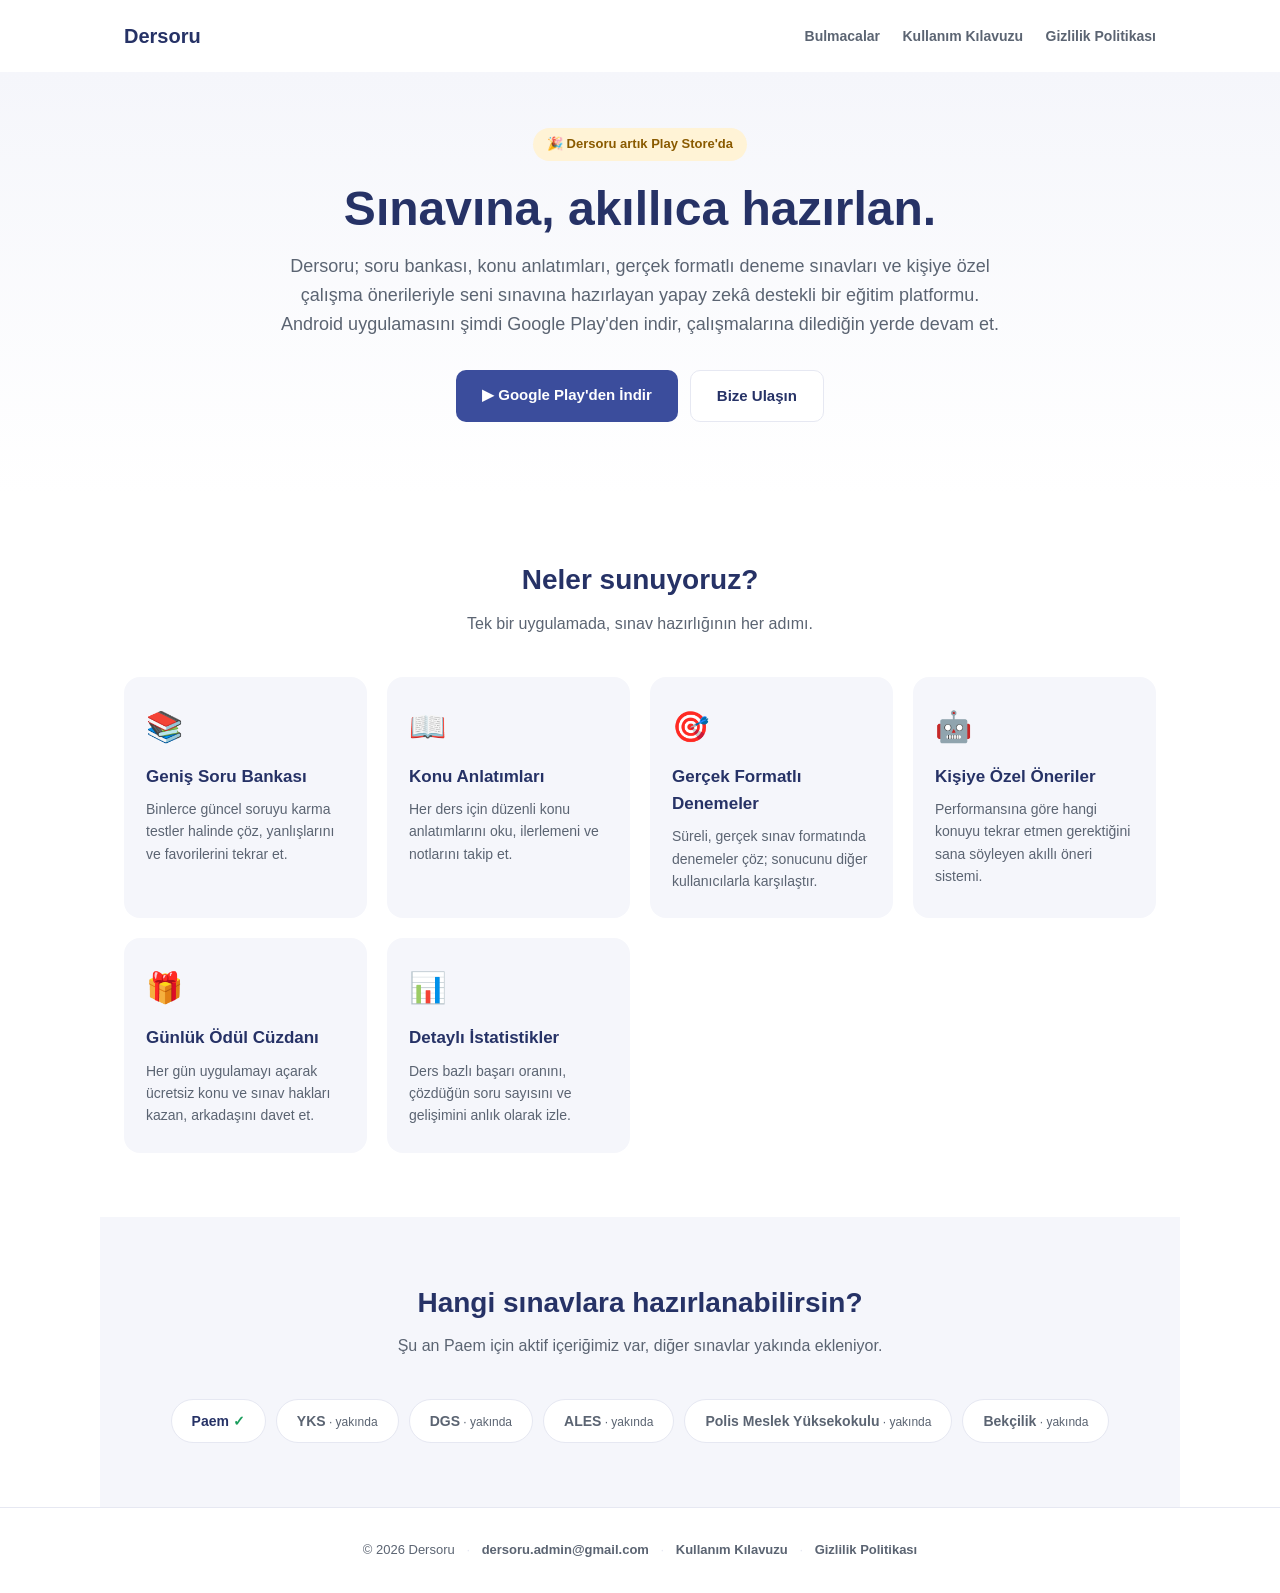
<file: index.html>
<!doctype html>
<html lang="tr">
<head>
<meta charset="utf-8">
<meta name="viewport" content="width=device-width, initial-scale=1">
<title>Dersoru — Yapay Zekâ Destekli Sınav Hazırlık Platformu</title>
<meta name="description" content="Dersoru; soru bankası, konu anlatımları, deneme sınavları ve kişiye özel önerilerle sınavlarına hazırlanmanı sağlayan bir eğitim platformu.">
<style>
  :root {
    --accent: #3b4d9c;
    --accent-dark: #263266;
    --bg-soft: #f5f6fb;
    --text: #1a1a1a;
    --text-secondary: #5b6472;
    --border: #e6e8f2;
  }
  * { box-sizing: border-box; }
  body {
    font-family: -apple-system, BlinkMacSystemFont, "Segoe UI", Roboto, sans-serif;
    margin: 0;
    color: var(--text);
    background: #fff;
    line-height: 1.6;
  }
  a { color: var(--accent); text-decoration: none; }
  a:hover { text-decoration: underline; }

  header {
    display: flex;
    align-items: center;
    justify-content: space-between;
    padding: 20px 24px;
    max-width: 1080px;
    margin: 0 auto;
  }
  .logo { font-size: 20px; font-weight: 800; color: var(--accent-dark); }
  nav a { color: var(--text-secondary); font-size: 14px; font-weight: 600; margin-left: 18px; }

  .hero {
    background: linear-gradient(180deg, var(--bg-soft) 0%, #fff 100%);
    padding: 56px 24px 72px;
    text-align: center;
  }
  .hero-inner { max-width: 720px; margin: 0 auto; }
  .badge {
    display: inline-block;
    background: #fff3d6;
    color: #8a5a00;
    font-size: 13px;
    font-weight: 700;
    padding: 6px 14px;
    border-radius: 999px;
    margin-bottom: 20px;
  }
  h1 {
    font-size: clamp(32px, 5vw, 48px);
    font-weight: 800;
    color: var(--accent-dark);
    margin: 0 0 16px;
    line-height: 1.15;
  }
  .hero p.lead {
    font-size: 18px;
    color: var(--text-secondary);
    margin: 0 0 32px;
  }
  .cta-row { display: flex; gap: 12px; justify-content: center; flex-wrap: wrap; }
  .btn {
    display: inline-block;
    padding: 13px 26px;
    border-radius: 10px;
    font-weight: 700;
    font-size: 15px;
  }
  .btn-primary { background: var(--accent); color: #fff; }
  .btn-primary:hover { background: var(--accent-dark); text-decoration: none; }
  .btn-secondary { background: #fff; color: var(--accent-dark); border: 1.5px solid var(--border); }
  .btn-secondary:hover { border-color: var(--accent); text-decoration: none; }

  section { max-width: 1080px; margin: 0 auto; padding: 64px 24px; }
  .section-title {
    text-align: center;
    font-size: 28px;
    font-weight: 800;
    color: var(--accent-dark);
    margin: 0 0 8px;
  }
  .section-subtitle {
    text-align: center;
    color: var(--text-secondary);
    max-width: 560px;
    margin: 0 auto 40px;
  }

  .features {
    display: grid;
    grid-template-columns: repeat(auto-fit, minmax(230px, 1fr));
    gap: 20px;
  }
  .feature {
    background: var(--bg-soft);
    border-radius: 16px;
    padding: 26px 22px;
  }
  .feature .icon { font-size: 30px; margin-bottom: 12px; }
  .feature h3 { margin: 0 0 8px; font-size: 17px; color: var(--accent-dark); }
  .feature p { margin: 0; font-size: 14px; color: var(--text-secondary); }

  .subjects-section { background: var(--bg-soft); }
  .subject-pills {
    display: flex;
    flex-wrap: wrap;
    gap: 10px;
    justify-content: center;
  }
  .pill {
    background: #fff;
    border: 1.5px solid var(--border);
    border-radius: 999px;
    padding: 10px 20px;
    font-weight: 700;
    font-size: 14px;
    color: var(--accent-dark);
  }
  .pill.live::after { content: " ✓"; color: #1a9d5c; }
  .pill.soon { color: var(--text-secondary); }
  .pill.soon::after { content: " · yakında"; font-weight: 500; font-size: 12px; }

  footer {
    border-top: 1px solid var(--border);
    padding: 32px 24px;
    text-align: center;
    color: var(--text-secondary);
    font-size: 13px;
  }
  footer a { color: var(--text-secondary); font-weight: 600; }
  footer .sep { margin: 0 8px; color: var(--border); }

  @media (prefers-color-scheme: dark) {
    body { background: #0f1117; color: #e8e9f0; }
    :root { --bg-soft: #171a24; --border: #262a38; --text-secondary: #9aa2b5; }
    .btn-secondary { background: #171a24; color: #e8e9f0; }
    .pill { background: #0f1117; color: #e8e9f0; }
    .hero { background: linear-gradient(180deg, #171a24 0%, #0f1117 100%); }
  }
</style>
</head>
<body>

<header>
  <div class="logo">Dersoru</div>
  <nav>
    <a href="/bulmacalar.html">Bulmacalar</a>
    <a href="/kullanim-kilavuzu.html">Kullanım Kılavuzu</a>
    <a href="/privacy-policy.html">Gizlilik Politikası</a>
  </nav>
</header>

<div class="hero">
  <div class="hero-inner">
    <span class="badge">🎉 Dersoru artık Play Store'da</span>
    <h1>Sınavına, akıllıca hazırlan.</h1>
    <p class="lead">
      Dersoru; soru bankası, konu anlatımları, gerçek formatlı deneme sınavları ve
      kişiye özel çalışma önerileriyle seni sınavına hazırlayan yapay zekâ destekli
      bir eğitim platformu. Android uygulamasını şimdi Google Play'den indir,
      çalışmalarına dilediğin yerde devam et.
    </p>
    <div class="cta-row">
      <a class="btn btn-primary" href="https://play.google.com/store/apps/details?id=com.dersoru.app" target="_blank" rel="noopener noreferrer" aria-label="Dersoru uygulamasını Google Play'den indir">▶ Google Play'den İndir</a>
      <a class="btn btn-secondary" href="mailto:dersoru.admin@gmail.com">Bize Ulaşın</a>
    </div>
  </div>
</div>

<section>
  <h2 class="section-title">Neler sunuyoruz?</h2>
  <p class="section-subtitle">Tek bir uygulamada, sınav hazırlığının her adımı.</p>
  <div class="features">
    <div class="feature">
      <div class="icon">📚</div>
      <h3>Geniş Soru Bankası</h3>
      <p>Binlerce güncel soruyu karma testler halinde çöz, yanlışlarını ve favorilerini tekrar et.</p>
    </div>
    <div class="feature">
      <div class="icon">📖</div>
      <h3>Konu Anlatımları</h3>
      <p>Her ders için düzenli konu anlatımlarını oku, ilerlemeni ve notlarını takip et.</p>
    </div>
    <div class="feature">
      <div class="icon">🎯</div>
      <h3>Gerçek Formatlı Denemeler</h3>
      <p>Süreli, gerçek sınav formatında denemeler çöz; sonucunu diğer kullanıcılarla karşılaştır.</p>
    </div>
    <div class="feature">
      <div class="icon">🤖</div>
      <h3>Kişiye Özel Öneriler</h3>
      <p>Performansına göre hangi konuyu tekrar etmen gerektiğini sana söyleyen akıllı öneri sistemi.</p>
    </div>
    <div class="feature">
      <div class="icon">🎁</div>
      <h3>Günlük Ödül Cüzdanı</h3>
      <p>Her gün uygulamayı açarak ücretsiz konu ve sınav hakları kazan, arkadaşını davet et.</p>
    </div>
    <div class="feature">
      <div class="icon">📊</div>
      <h3>Detaylı İstatistikler</h3>
      <p>Ders bazlı başarı oranını, çözdüğün soru sayısını ve gelişimini anlık olarak izle.</p>
    </div>
  </div>
</section>

<section class="subjects-section">
  <h2 class="section-title">Hangi sınavlara hazırlanabilirsin?</h2>
  <p class="section-subtitle">Şu an Paem için aktif içeriğimiz var, diğer sınavlar yakında ekleniyor.</p>
  <div class="subject-pills">
    <span class="pill live">Paem</span>
    <span class="pill soon">YKS</span>
    <span class="pill soon">DGS</span>
    <span class="pill soon">ALES</span>
    <span class="pill soon">Polis Meslek Yüksekokulu</span>
    <span class="pill soon">Bekçilik</span>
  </div>
</section>

<footer>
  <span>© 2026 Dersoru</span>
  <span class="sep">·</span>
  <a href="mailto:dersoru.admin@gmail.com">dersoru.admin@gmail.com</a>
  <span class="sep">·</span>
  <a href="/kullanim-kilavuzu.html">Kullanım Kılavuzu</a>
  <span class="sep">·</span>
  <a href="/privacy-policy.html">Gizlilik Politikası</a>
</footer>

</body>
</html>
</file>
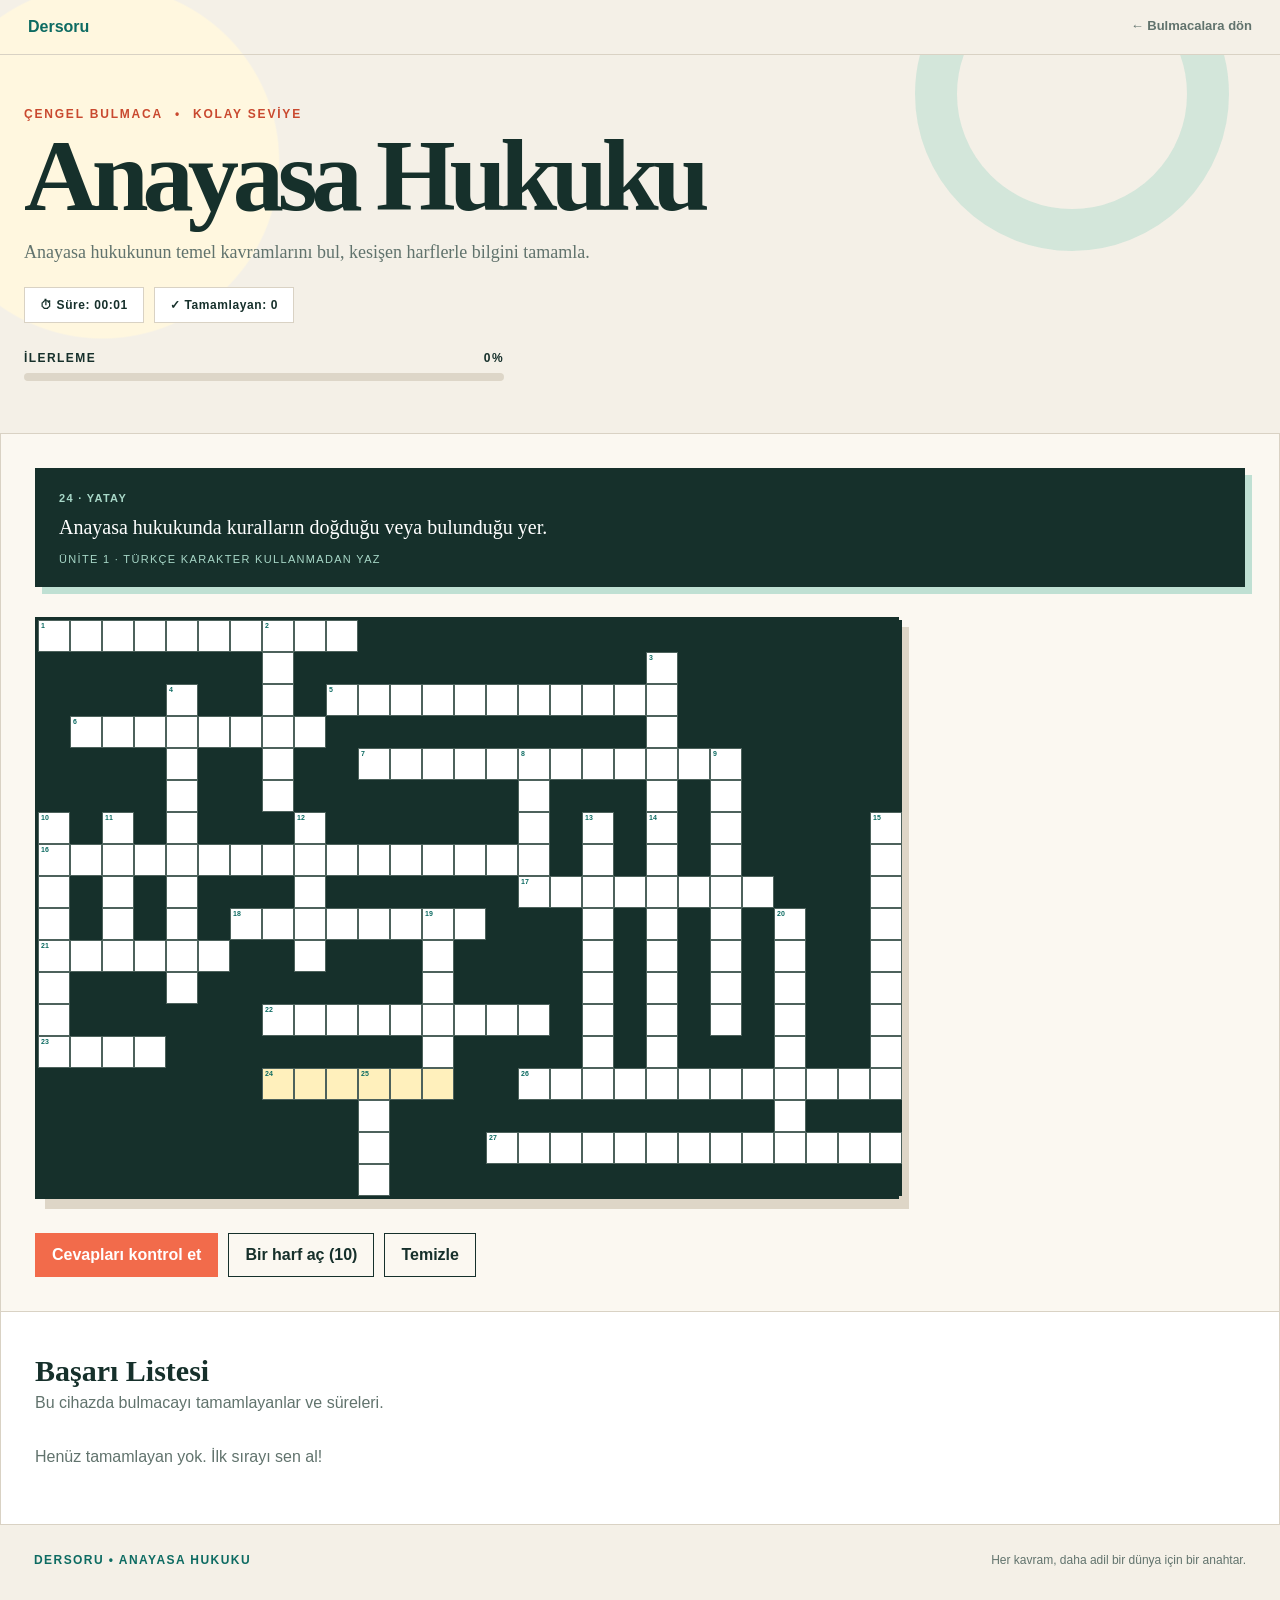
<file: anayasa-hukuku-cengel.html>
<!doctype html>
<html lang="tr"><head><meta charset="utf-8"><meta name="viewport" content="width=device-width,initial-scale=1"><title>Anayasa Hukuku Bulmacası | Dersoru</title><meta name="description" content="Anayasa hukuku temel kavramlarını içeren kolay seviye çengel bulmacası."><meta property="og:image" content="https://dersoru.com/haklarin-izinde-og.png">
<style>
:root{--ink:#16302b;--muted:#61736d;--paper:#f4f0e7;--cream:#fbf8f1;--coral:#f26b4b;--teal:#0d6b62;--mint:#bfe0d3;--line:#d9d2c4}*{box-sizing:border-box}html{background:var(--paper)}body{margin:0;color:var(--ink);background:radial-gradient(circle at 8% 10%,#fff7df 0 11rem,transparent 11.1rem),var(--paper);font-family:Arial,sans-serif}button,input{font:inherit}button{color:inherit}.topbar{max-width:1360px;margin:auto;padding:18px 28px;display:flex;justify-content:space-between;border-bottom:1px solid var(--line)}.topbar a{text-decoration:none;font-weight:900;color:var(--teal)}.topbar .back{font-size:13px;color:var(--muted)}.hero{padding:52px max(24px,calc((100vw - 1280px)/2));border-bottom:1px solid var(--line);position:relative;overflow:hidden}.hero:after{content:"";position:absolute;width:230px;height:230px;border:42px solid var(--mint);border-radius:50%;right:4vw;top:-118px;opacity:.6}.eyebrow{display:flex;gap:12px;color:#c9492f;font-weight:800;font-size:12px;letter-spacing:.15em}h1{margin:10px 0 8px;font:800 clamp(52px,8vw,108px)/.88 Georgia,serif;letter-spacing:-.06em}.subtitle{max-width:630px;color:var(--muted);font:18px/1.55 Georgia,serif}.progress-wrap{max-width:480px;margin-top:28px}.progress-meta{display:flex;justify-content:space-between;font-size:12px;text-transform:uppercase;letter-spacing:.12em;font-weight:800}.progress{margin-top:8px;height:8px;background:#ddd6c8;border-radius:9px;overflow:hidden}.progress span{display:block;height:100%;background:var(--coral);transition:width .25s}.game{display:grid;grid-template-columns:minmax(0,1fr);max-width:1360px;margin:auto;border-inline:1px solid var(--line);background:var(--cream)}.board-panel{min-width:0;padding:34px;border-right:0}.current{min-height:118px;background:var(--ink);color:#fff;padding:20px 24px;margin-bottom:24px;box-shadow:7px 7px 0 var(--mint)}.current b,.current small{color:#a8d8c8;font-size:11px;letter-spacing:.12em;text-transform:uppercase}.current p{margin:8px 0;font:20px/1.35 Georgia,serif}.scroll{overflow-x:auto;padding:6px 0 16px}.board{width:864px;display:grid;grid-template-columns:repeat(27,32px);grid-template-rows:repeat(18,32px);background:var(--ink);border:3px solid var(--ink);box-shadow:10px 10px 0 #ded6c7}.block{background:var(--ink)}.cell{width:32px;height:32px;position:relative;background:#fff;border:1px solid #4d625c}.cell.active{background:#fff0bc}.cell.correct{background:#d7efe0}.cell.wrong{background:#ffd5c9;box-shadow:inset 0 0 0 2px var(--coral)}.cell input{width:100%;height:100%;border:0;outline:0;background:transparent;text-align:center;color:var(--ink);font-weight:900;font-size:17px;padding:5px 0 0}.cell:focus-within{z-index:2;box-shadow:inset 0 0 0 3px var(--coral)}.number{position:absolute;top:1px;left:2px;font-size:7px;font-weight:900;color:var(--teal);pointer-events:none}.actions{display:flex;gap:10px;flex-wrap:wrap;margin-top:18px}.actions button{border:1px solid var(--ink);background:transparent;padding:12px 16px;font-weight:800;cursor:pointer}.actions .primary{background:var(--coral);border-color:var(--coral);color:#fff}.actions button:disabled{opacity:.45;cursor:not-allowed}.message{display:none;margin-top:18px;padding:15px 18px;font-weight:700;border-left:5px solid var(--coral);background:#fff0e8}.clues{display:none;padding:34px;background:#efe9dc}.clues-head{display:flex;justify-content:space-between;align-items:center;border-bottom:2px solid var(--ink);padding-bottom:18px}.clues-head small{font-size:10px;letter-spacing:.18em;font-weight:900;color:#c9492f}.clues-head h2{margin:4px 0 0;font:700 27px/1.1 Georgia,serif}.count{width:48px;height:48px;display:grid;place-items:center;border-radius:50%;background:var(--ink);color:#fff;font-weight:900}.group h3{margin:26px 0 10px;font-size:12px;text-transform:uppercase;letter-spacing:.15em}.clue{width:100%;display:grid;grid-template-columns:28px 1fr;gap:8px;border:0;border-top:1px solid #d4ccbd;padding:12px 8px;text-align:left;background:transparent;cursor:pointer}.clue:hover,.clue.selected{background:#fff}.clue>span{font:700 18px Georgia,serif;color:#c9492f}.clue p{margin:0;line-height:1.35;font-size:14px}.clue small{display:block;margin-top:5px;color:var(--muted);text-transform:uppercase;font-size:9px;letter-spacing:.1em;font-weight:800}.game-stats{display:flex;gap:10px;flex-wrap:wrap;margin-top:20px}.stat-chip{background:#fff;border:1px solid var(--line);padding:10px 15px;font-size:12px;font-weight:900;letter-spacing:.05em}.leaderboard{max-width:1360px;margin:auto;padding:42px 34px;background:#fff;border:1px solid var(--line)}.leaderboard h2{margin:0 0 6px;font:700 30px Georgia,serif}.leaderboard>p{margin:0 0 20px;color:var(--muted)}.records{display:grid;gap:8px}.record{display:grid;grid-template-columns:44px 1fr auto;gap:12px;align-items:center;padding:12px 14px;background:var(--paper)}.record strong:first-child{color:var(--coral)}.empty-record{color:var(--muted);padding:16px 0}.finish-modal{position:fixed;inset:0;z-index:50;display:none;place-items:center;padding:20px;background:rgba(22,48,43,.84)}.finish-modal.show{display:grid}.finish-card{width:min(460px,100%);background:var(--cream);padding:34px;border-radius:18px;text-align:center;box-shadow:0 24px 80px rgba(0,0,0,.3)}.trophy{font-size:76px;line-height:1;animation:pop .5s ease}.finish-card h2{font:800 42px Georgia,serif;margin:14px 0 8px}.finish-time{font-size:22px;font-weight:900;color:var(--teal)}.finish-card label{display:block;text-align:left;margin:22px 0 7px;font-size:12px;font-weight:900}.finish-card input{width:100%;padding:13px;border:1px solid var(--line);font-size:16px}.finish-card button{width:100%;margin-top:12px;padding:13px;border:0;background:var(--coral);color:#fff;font-weight:900;cursor:pointer}@keyframes pop{from{transform:scale(.4) rotate(-12deg);opacity:0}to{transform:scale(1);opacity:1}}footer{max-width:1360px;margin:auto;padding:28px 34px 50px;color:var(--muted);font-size:12px;display:flex;justify-content:space-between}.footer-brand{font-weight:900;letter-spacing:.12em;color:var(--teal)}@media(max-width:980px){.game{grid-template-columns:1fr;border-inline:0}.board-panel{border-right:0;border-bottom:1px solid var(--line)}}@media(max-width:560px){.hero{padding:36px 20px}h1{font-size:56px}.board-panel,.clues{padding:22px 16px}.actions button{flex:1 1 45%}.actions .primary{flex-basis:100%}.topbar{padding-inline:20px}footer{flex-direction:column;gap:8px;padding-inline:20px}}
</style><link rel="stylesheet" href="/crossword-responsive.css"></head><body>
<nav class="topbar"><a href="/">Dersoru</a><a class="back" href="/bulmacalar.html">← Bulmacalara dön</a></nav><header class="hero"><div class="eyebrow"><span>ÇENGEL BULMACA</span><span>•</span><span>KOLAY SEVİYE</span></div><h1>Anayasa Hukuku</h1><p class="subtitle">Anayasa hukukunun temel kavramlarını bul, kesişen harflerle bilgini tamamla.</p><div class="game-stats"><span class="stat-chip">⏱ Süre: <b id="timer">00:00</b></span><span class="stat-chip">✓ Tamamlayan: <b id="solver-count">0</b></span></div><div class="progress-wrap"><div class="progress-meta"><span>İlerleme</span><strong id="percent">0%</strong></div><div class="progress"><span id="bar"></span></div></div></header>
<main class="game"><section class="board-panel"><div class="current"><b id="current-label"></b><p id="current-clue"></p><small id="current-unit"></small></div><div class="scroll"><div class="board" id="board" role="grid"></div></div><div class="actions"><button class="primary" id="check">Cevapları kontrol et</button><button id="hint">Bir harf aç (<span id="hint-count">10</span>)</button><button id="clear">Temizle</button></div><div class="message" id="message"></div></section><aside class="clues"><div class="clues-head"><div><small>İPUÇLARI</small><h2>Anayasa Hukuku</h2></div><span class="count">27</span></div><div id="clue-list"></div></aside></main><section class="leaderboard"><h2>Başarı Listesi</h2><p>Bu cihazda bulmacayı tamamlayanlar ve süreleri.</p><div class="records" id="records-list"></div></section><div class="finish-modal" id="finish-modal" role="dialog" aria-modal="true" aria-labelledby="finish-title"><div class="finish-card"><div class="trophy">🏆</div><h2 id="finish-title">Tebrikler!</h2><p>Bulmacayı başarıyla tamamladın.</p><div class="finish-time">Süren: <span id="final-time">00:00</span></div><form id="finish-form"><label for="player-name">Adını yaz</label><input id="player-name" maxlength="30" required autocomplete="name" placeholder="Adınız"><button type="submit">Listeye kaydet</button></form></div></div><footer><span class="footer-brand">DERSORU • ANAYASA HUKUKU</span><span>Her kavram, daha adil bir dünya için bir anahtar.</span></footer>
<script>
const entries=[
['KAYNAK',14,7,'across',1,'Anayasa hukukunda kuralların doğduğu veya bulunduğu yer.'],
['NORM',14,10,'down',2,'Uyulması gereken hukuk kuralı.'],
['ANAYASACILIK',4,10,'across',3,'Devlet iktidarını hukukla sınırlandırma düşüncesi.'],
['REFERANDUM',2,4,'down',4,'Bir anayasa değişikliğinin halkın oyuna sunulması.'],
['ÜSTÜNLÜK',9,23,'down',5,'Anayasanın diğer hukuk kurallarından daha üstte olması ilkesi.'],
['EGEMENLİK',6,19,'down',6,'Devletin ülke üzerindeki en üstün kamu gücü.'],
['KUVVETLER',4,21,'down',7,'Yasama, yürütme ve yargı için kullanılan ortak ifade.'],
['DEMOKRASİ',6,26,'down',8,'Siyasal iktidarın kaynağını halka bağlayan yönetim anlayışı.'],
['SEÇİM',4,15,'down',9,'Halkın yöneticilerini oyla belirlediği demokratik yöntem.'],
['PARTİ',6,2,'down',10,'Siyasal iktidara demokratik yollarla katılmayı amaçlayan örgüt.'],
['BAŞKANLIK',6,17,'down',11,'Yürütmenin halk tarafından seçilen başkana ait olduğu hükûmet sistemi.'],
['YASAMA',0,7,'down',12,'Genel ve soyut hukuk kuralları koyan devlet işlevi.'],
['HUKUKDEVLETİ',14,15,'across',13,'Devletin de hukuk kurallarıyla bağlı olduğu ilke.'],
['TEMELHAK',3,1,'across',14,'Anayasa tarafından güvence altına alınan önemli hak.'],
['MEŞVERET',8,15,'across',15,'Osmanlı yönetim geleneğinde danışma anlamına gelen kavram.'],
['TANZİMAT',6,0,'down',16,'1839 yılında ilan edilen ve hukukileşmeyi güçlendiren ferman.'],
['KANUNİESASİ',2,9,'across',17,'1876 tarihli ilk Osmanlı anayasası.'],
['MİLLİEGEMENLİK',1,19,'down',18,'Egemenliğin millete ait olduğunu belirten ilke.'],
['ANAYASAMAHKEMESİ',7,0,'across',19,'Kanunların Anayasaya uygunluğunu denetleyen yüksek mahkeme.'],
['CUMHURİYET',0,0,'across',20,'Devlet başkanlığının veraset yoluyla geçmediği yönetim biçimi.'],
['ÖZGÜRLÜK',9,6,'across',21,'Kişinin anayasal sınırlar içinde serbestçe davranabilmesi.'],
['SOSYALHAK',12,7,'across',22,'Çalışma, sağlık ve sosyal güvenlik gibi hakların ortak adı.'],
['ÜYELİK',9,12,'down',23,'Bir siyasi partiye katılma durumunu anlatan kavram.'],
['TBMM',13,0,'across',24,'Türkiye’nin yasama organının kısa adı.'],
['CUMHURBAŞKANI',16,14,'across',25,'1982 Anayasası düzeninde yürütme yetkisini kullanan makam.'],
['YARGI',6,8,'down',26,'Hukuki uyuşmazlıkları bağımsız mahkemelerle çözen devlet işlevi.'],
['İKİTUR',10,0,'across',27,'Cumhurbaşkanı seçiminde gerekirse uygulanan oylama biçimi.']
].map(([answer,row,col,direction,unit,clue])=>({answer,row,col,direction,unit,clue}));
const gameKey=location.pathname.includes('anayasa-hukuku')?'anayasa-hukuku':'insan-haklari',recordsKey=`dersoru-${gameKey}-records`;let startedAt=Date.now(),elapsed=0,finished=false;const formatTime=s=>`${String(Math.floor(s/60)).padStart(2,'0')}:${String(s%60).padStart(2,'0')}`;function getRecords(){try{return JSON.parse(localStorage.getItem(recordsKey)||'[]')}catch{return[]}}function renderRecords(){const data=getRecords().sort((a,b)=>a.time-b.time),box=document.getElementById('records-list');box.textContent='';document.getElementById('solver-count').textContent=new Set(data.map(r=>r.name.toLocaleLowerCase('tr-TR'))).size;if(!data.length){const e=document.createElement('div');e.className='empty-record';e.textContent='Henüz tamamlayan yok. İlk sırayı sen al!';box.append(e);return}data.slice(0,20).forEach((r,i)=>{const row=document.createElement('div');row.className='record';const rank=document.createElement('strong'),name=document.createElement('span'),time=document.createElement('strong');rank.textContent=`#${i+1}`;name.textContent=r.name;time.textContent=formatTime(r.time);row.append(rank,name,time);box.append(row)})}const timerLoop=setInterval(()=>{if(finished)return;elapsed=Math.floor((Date.now()-startedAt)/1000);document.getElementById('timer').textContent=formatTime(elapsed)},1000);function showFinish(){if(finished)return;finished=true;elapsed=Math.floor((Date.now()-startedAt)/1000);clearInterval(timerLoop);document.getElementById('timer').textContent=formatTime(elapsed);document.getElementById('final-time').textContent=formatTime(elapsed);document.getElementById('finish-modal').classList.add('show');setTimeout(()=>document.getElementById('player-name').focus(),100)}document.getElementById('finish-form').onsubmit=e=>{e.preventDefault();const input=document.getElementById('player-name'),name=input.value.trim();if(!name)return;const data=getRecords();data.push({name,time:elapsed,date:new Date().toISOString()});data.sort((a,b)=>a.time-b.time);localStorage.setItem(recordsKey,JSON.stringify(data.slice(0,50)));renderRecords();document.getElementById('finish-modal').classList.remove('show');const m=document.getElementById('message');m.style.display='block';m.textContent=`Tebrikler ${name}! Süren ${formatTime(elapsed)} olarak kaydedildi.`};renderRecords();const cells=new Map(),starts=new Map(),values={};let active=0,checked=false,hints=Math.max(0,Math.min(10,Number(localStorage.getItem('dersoru-anayasa-hukuku-hints')??10)));entries.forEach((e,ei)=>[...e.answer].forEach((letter,i)=>{const r=e.row+(e.direction==='down'?i:0),c=e.col+(e.direction==='across'?i:0),k=`${r}-${c}`,cell=cells.get(k)||{letter,entries:[]};cell.entries.push(ei);cells.set(k,cell)}));[...new Set(entries.map(e=>`${e.row}-${e.col}`))].sort((a,b)=>{const A=a.split('-').map(Number),B=b.split('-').map(Number);return A[0]-B[0]||A[1]-B[1]}).forEach((k,i)=>starts.set(k,i+1));const keysFor=e=>[...e.answer].map((_,i)=>`${e.row+(e.direction==='down'?i:0)}-${e.col+(e.direction==='across'?i:0)}`);const norm=v=>v.toLocaleUpperCase('tr-TR').replace(/[^A-ZÇĞİÖŞÜ]/g,'');
function select(i,focus=true){active=i;document.querySelectorAll('.clue').forEach(b=>b.classList.toggle('selected',+b.dataset.i===i));paint();if(focus){const ks=keysFor(entries[i]),k=ks.find(x=>!values[x])||ks[0];setTimeout(()=>document.querySelector(`[data-key="${k}"] input`)?.focus())}}function paint(){const e=entries[active],activeKeys=new Set(keysFor(e));document.querySelectorAll('.cell').forEach(el=>{const k=el.dataset.key,cell=cells.get(k),v=values[k]||'';el.classList.toggle('active',activeKeys.has(k));el.classList.toggle('correct',checked&&v===cell.letter);el.classList.toggle('wrong',checked&&v&&v!==cell.letter)});document.getElementById('current-label').textContent=`${starts.get(`${e.row}-${e.col}`)} · ${e.direction==='across'?'Yatay':'Dikey'}`;document.getElementById('current-clue').textContent=e.clue;document.getElementById('current-unit').textContent=`Ünite ${e.unit} · Türkçe karakter kullanmadan yaz`;const done=[...cells].filter(([k,c])=>values[k]===c.letter).length,p=Math.round(done/cells.size*100);percent.textContent=p+'%';bar.style.width=p+'%'}
const board=document.getElementById('board');for(let i=0;i<486;i++){const r=Math.floor(i/27),c=i%27,k=`${r}-${c}`,cell=cells.get(k);if(!cell){const x=document.createElement('span');x.className='block';board.append(x);continue}const label=document.createElement('label');label.className='cell';label.dataset.key=k;if(starts.has(k)){const n=document.createElement('span');n.className='number';n.textContent=starts.get(k);label.append(n)}const input=document.createElement('input');input.maxLength=1;input.autocomplete='off';input.onfocus=()=>{if(!cell.entries.includes(active))select(cell.entries[0],false)};input.onclick=()=>{if(cell.entries.length>1&&cell.entries.includes(active))select(cell.entries.find(x=>x!==active),false)};input.oninput=ev=>{const v=norm(ev.target.value).slice(-1);ev.target.value=v;values[k]=v;checked=false;paint();if(v){const ks=keysFor(entries[active]),next=ks[ks.indexOf(k)+1];if(next)document.querySelector(`[data-key="${next}"] input`)?.focus()}};label.append(input);board.append(label)}const list=document.getElementById('clue-list');['across','down'].forEach(dir=>{const group=document.createElement('div');group.className='group';group.innerHTML=`<h3>${dir==='across'?'Yatay':'Dikey'}</h3>`;entries.forEach((e,i)=>{if(e.direction!==dir)return;const b=document.createElement('button');b.className='clue';b.dataset.i=i;b.innerHTML=`<span>${starts.get(`${e.row}-${e.col}`)}</span><p>${e.clue}<small>Ünite ${e.unit}</small></p>`;b.onclick=()=>select(i);group.append(b)});list.append(group)});
check.onclick=()=>{checked=true;paint();const m=message,p=percent.textContent;m.style.display='block';m.textContent=p==='100%'?'Tebrikler! Bulmacayı tamamladın.':'Turuncu kutuları yeniden düşün. Doğru harfler yeşille işaretlendi.';if(p==='100%')showFinish()};hint.onclick=()=>{if(hints<=0)return;const k=keysFor(entries[active]).find(x=>values[x]!==cells.get(x).letter);if(!k)return;hints--;localStorage.setItem('dersoru-anayasa-hukuku-hints',hints);document.getElementById('hint-count').textContent=hints;hint.disabled=hints===0;values[k]=cells.get(k).letter;const input=document.querySelector(`[data-key="${k}"] input`);input.value=values[k];checked=false;paint();input.focus()};document.getElementById('hint-count').textContent=hints;hint.disabled=hints===0;clear.onclick=()=>{Object.keys(values).forEach(k=>delete values[k]);document.querySelectorAll('.cell input').forEach(i=>i.value='');checked=false;message.style.display='none';paint()};select(0,false);
</script></body></html>
</file>
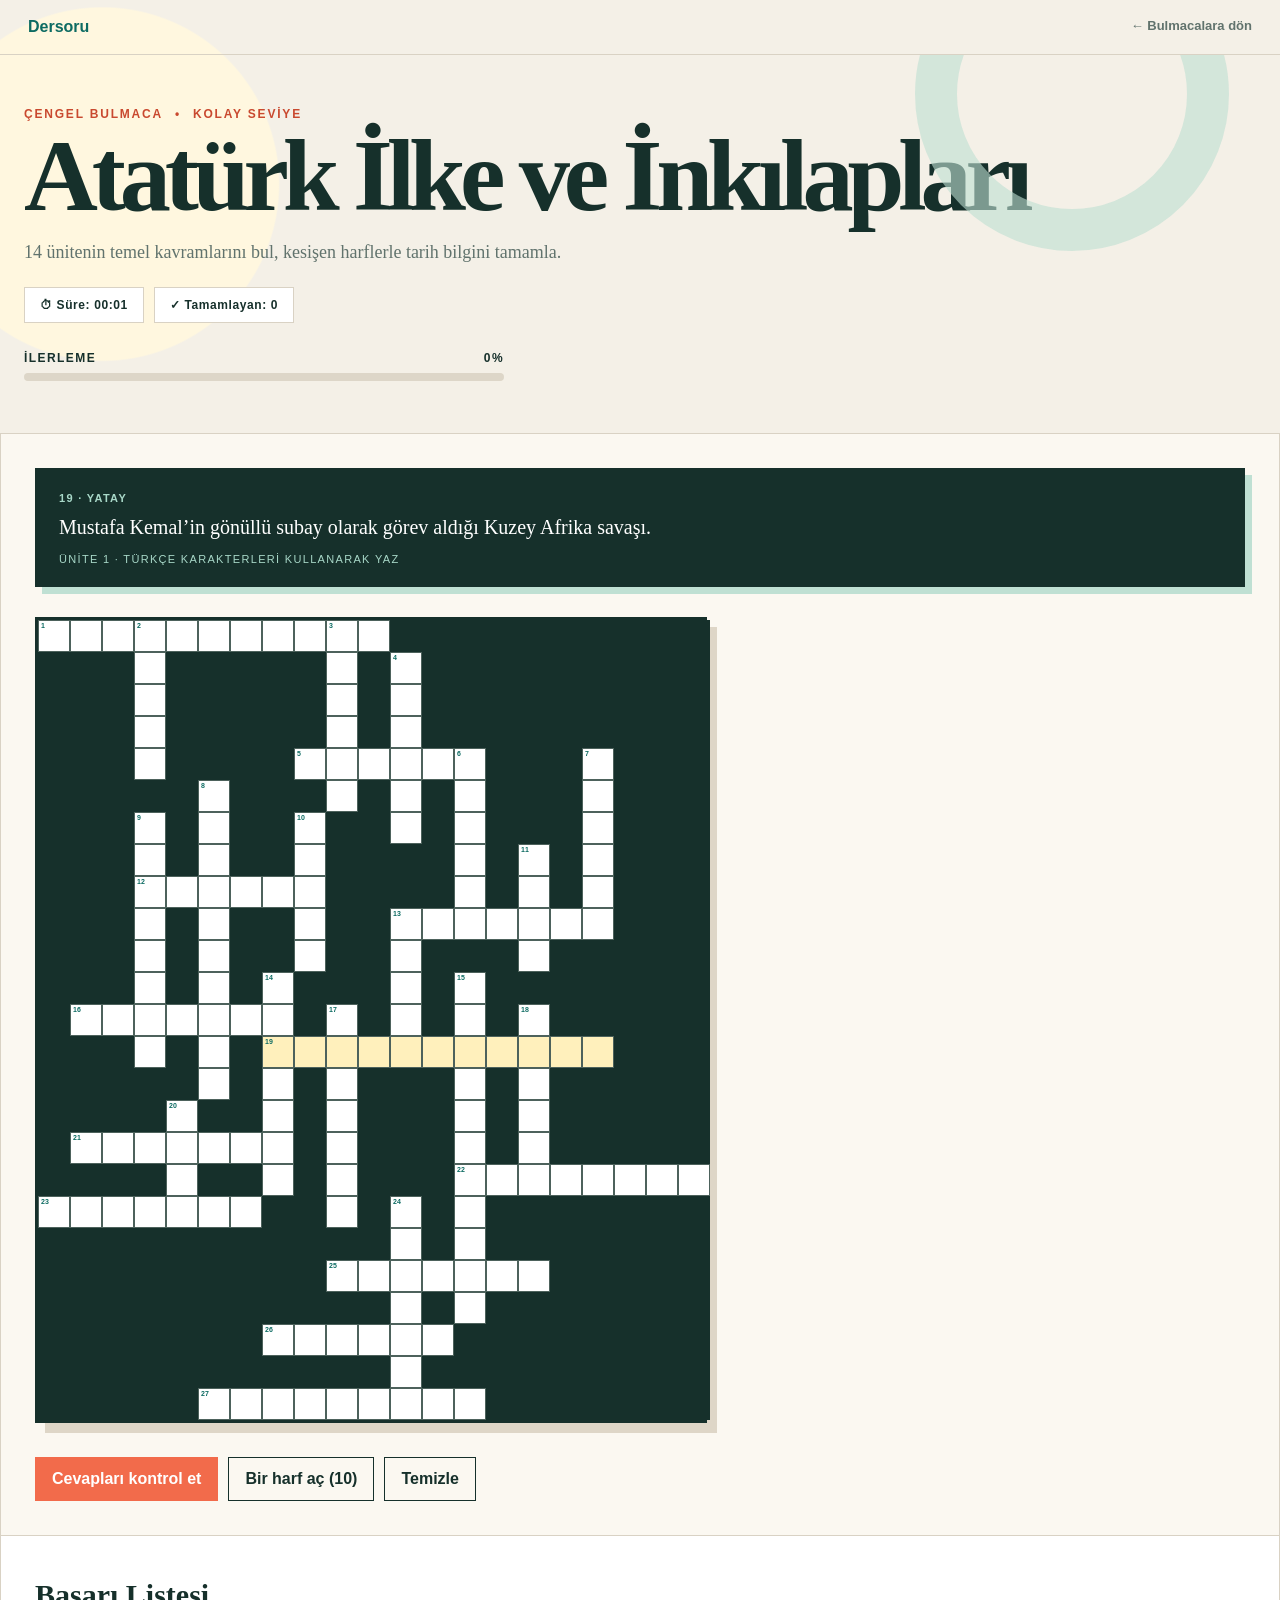
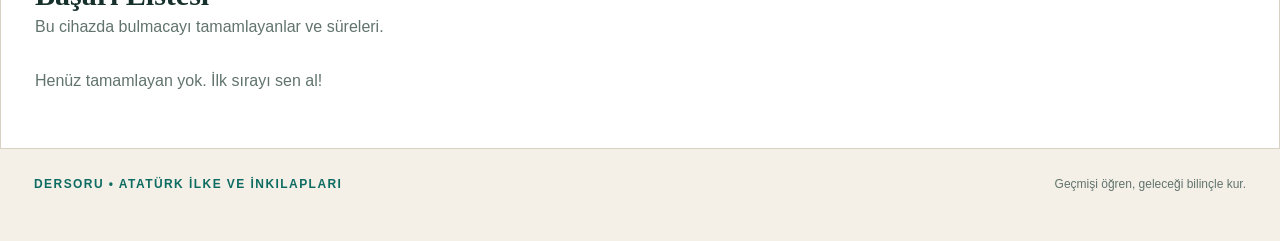
<file: ataturk-ilke-ve-inkilaplari-cengel.html>
<!doctype html>
<html lang="tr"><head><meta charset="utf-8"><meta name="viewport" content="width=device-width,initial-scale=1"><title>Atatürk İlke ve İnkılapları Bulmacası | Dersoru</title><meta name="description" content="Atatürk İlke ve İnkılapları dersinin 14 ünitesinden temel kavramları içeren kolay seviye çengel bulmacası."><meta property="og:image" content="https://dersoru.com/haklarin-izinde-og.png">
<style>
:root{--ink:#16302b;--muted:#61736d;--paper:#f4f0e7;--cream:#fbf8f1;--coral:#f26b4b;--teal:#0d6b62;--mint:#bfe0d3;--line:#d9d2c4}*{box-sizing:border-box}html{background:var(--paper)}body{margin:0;color:var(--ink);background:radial-gradient(circle at 8% 10%,#fff7df 0 11rem,transparent 11.1rem),var(--paper);font-family:Arial,sans-serif}button,input{font:inherit}button{color:inherit}.topbar{max-width:1360px;margin:auto;padding:18px 28px;display:flex;justify-content:space-between;border-bottom:1px solid var(--line)}.topbar a{text-decoration:none;font-weight:900;color:var(--teal)}.topbar .back{font-size:13px;color:var(--muted)}.hero{padding:52px max(24px,calc((100vw - 1280px)/2));border-bottom:1px solid var(--line);position:relative;overflow:hidden}.hero:after{content:"";position:absolute;width:230px;height:230px;border:42px solid var(--mint);border-radius:50%;right:4vw;top:-118px;opacity:.6}.eyebrow{display:flex;gap:12px;color:#c9492f;font-weight:800;font-size:12px;letter-spacing:.15em}h1{margin:10px 0 8px;font:800 clamp(52px,8vw,108px)/.88 Georgia,serif;letter-spacing:-.06em}.subtitle{max-width:630px;color:var(--muted);font:18px/1.55 Georgia,serif}.progress-wrap{max-width:480px;margin-top:28px}.progress-meta{display:flex;justify-content:space-between;font-size:12px;text-transform:uppercase;letter-spacing:.12em;font-weight:800}.progress{margin-top:8px;height:8px;background:#ddd6c8;border-radius:9px;overflow:hidden}.progress span{display:block;height:100%;background:var(--coral);transition:width .25s}.game{display:grid;grid-template-columns:minmax(0,1fr);max-width:1360px;margin:auto;border-inline:1px solid var(--line);background:var(--cream)}.board-panel{min-width:0;padding:34px;border-right:0}.current{min-height:118px;background:var(--ink);color:#fff;padding:20px 24px;margin-bottom:24px;box-shadow:7px 7px 0 var(--mint)}.current b,.current small{color:#a8d8c8;font-size:11px;letter-spacing:.12em;text-transform:uppercase}.current p{margin:8px 0;font:20px/1.35 Georgia,serif}.scroll{overflow-x:auto;padding:6px 0 16px}.board{width:672px;display:grid;grid-template-columns:repeat(21,32px);grid-template-rows:repeat(25,32px);background:var(--ink);border:3px solid var(--ink);box-shadow:10px 10px 0 #ded6c7}.block{background:var(--ink)}.cell{width:32px;height:32px;position:relative;background:#fff;border:1px solid #4d625c}.cell.active{background:#fff0bc}.cell.correct{background:#d7efe0}.cell.wrong{background:#ffd5c9;box-shadow:inset 0 0 0 2px var(--coral)}.cell input{width:100%;height:100%;border:0;outline:0;background:transparent;text-align:center;color:var(--ink);font-weight:900;font-size:17px;padding:5px 0 0}.cell:focus-within{z-index:2;box-shadow:inset 0 0 0 3px var(--coral)}.number{position:absolute;top:1px;left:2px;font-size:7px;font-weight:900;color:var(--teal);pointer-events:none}.actions{display:flex;gap:10px;flex-wrap:wrap;margin-top:18px}.actions button{border:1px solid var(--ink);background:transparent;padding:12px 16px;font-weight:800;cursor:pointer}.actions .primary{background:var(--coral);border-color:var(--coral);color:#fff}.actions button:disabled{opacity:.45;cursor:not-allowed}.message{display:none;margin-top:18px;padding:15px 18px;font-weight:700;border-left:5px solid var(--coral);background:#fff0e8}.clues{display:none;padding:34px;background:#efe9dc}.clues-head{display:flex;justify-content:space-between;align-items:center;border-bottom:2px solid var(--ink);padding-bottom:18px}.clues-head small{font-size:10px;letter-spacing:.18em;font-weight:900;color:#c9492f}.clues-head h2{margin:4px 0 0;font:700 27px/1.1 Georgia,serif}.count{width:48px;height:48px;display:grid;place-items:center;border-radius:50%;background:var(--ink);color:#fff;font-weight:900}.group h3{margin:26px 0 10px;font-size:12px;text-transform:uppercase;letter-spacing:.15em}.clue{width:100%;display:grid;grid-template-columns:28px 1fr;gap:8px;border:0;border-top:1px solid #d4ccbd;padding:12px 8px;text-align:left;background:transparent;cursor:pointer}.clue:hover,.clue.selected{background:#fff}.clue>span{font:700 18px Georgia,serif;color:#c9492f}.clue p{margin:0;line-height:1.35;font-size:14px}.clue small{display:block;margin-top:5px;color:var(--muted);text-transform:uppercase;font-size:9px;letter-spacing:.1em;font-weight:800}.game-stats{display:flex;gap:10px;flex-wrap:wrap;margin-top:20px}.stat-chip{background:#fff;border:1px solid var(--line);padding:10px 15px;font-size:12px;font-weight:900;letter-spacing:.05em}.leaderboard{max-width:1360px;margin:auto;padding:42px 34px;background:#fff;border:1px solid var(--line)}.leaderboard h2{margin:0 0 6px;font:700 30px Georgia,serif}.leaderboard>p{margin:0 0 20px;color:var(--muted)}.records{display:grid;gap:8px}.record{display:grid;grid-template-columns:44px 1fr auto;gap:12px;align-items:center;padding:12px 14px;background:var(--paper)}.record strong:first-child{color:var(--coral)}.empty-record{color:var(--muted);padding:16px 0}.finish-modal{position:fixed;inset:0;z-index:50;display:none;place-items:center;padding:20px;background:rgba(22,48,43,.84)}.finish-modal.show{display:grid}.finish-card{width:min(460px,100%);background:var(--cream);padding:34px;border-radius:18px;text-align:center;box-shadow:0 24px 80px rgba(0,0,0,.3)}.trophy{font-size:76px;line-height:1;animation:pop .5s ease}.finish-card h2{font:800 42px Georgia,serif;margin:14px 0 8px}.finish-time{font-size:22px;font-weight:900;color:var(--teal)}.finish-card label{display:block;text-align:left;margin:22px 0 7px;font-size:12px;font-weight:900}.finish-card input{width:100%;padding:13px;border:1px solid var(--line);font-size:16px}.finish-card button{width:100%;margin-top:12px;padding:13px;border:0;background:var(--coral);color:#fff;font-weight:900;cursor:pointer}@keyframes pop{from{transform:scale(.4) rotate(-12deg);opacity:0}to{transform:scale(1);opacity:1}}footer{max-width:1360px;margin:auto;padding:28px 34px 50px;color:var(--muted);font-size:12px;display:flex;justify-content:space-between}.footer-brand{font-weight:900;letter-spacing:.12em;color:var(--teal)}@media(max-width:980px){.game{grid-template-columns:1fr;border-inline:0}.board-panel{border-right:0;border-bottom:1px solid var(--line)}}@media(max-width:560px){.hero{padding:36px 20px}h1{font-size:56px}.board-panel,.clues{padding:22px 16px}.actions button{flex:1 1 45%}.actions .primary{flex-basis:100%}.topbar{padding-inline:20px}footer{flex-direction:column;gap:8px;padding-inline:20px}}
</style><link rel="stylesheet" href="/crossword-responsive.css"></head><body>
<nav class="topbar"><a href="/">Dersoru</a><a class="back" href="/bulmacalar.html">← Bulmacalara dön</a></nav><header class="hero"><div class="eyebrow"><span>ÇENGEL BULMACA</span><span>•</span><span>KOLAY SEVİYE</span></div><h1>Atatürk İlke ve İnkılapları</h1><p class="subtitle">14 ünitenin temel kavramlarını bul, kesişen harflerle tarih bilgini tamamla.</p><div class="game-stats"><span class="stat-chip">⏱ Süre: <b id="timer">00:00</b></span><span class="stat-chip">✓ Tamamlayan: <b id="solver-count">0</b></span></div><div class="progress-wrap"><div class="progress-meta"><span>İlerleme</span><strong id="percent">0%</strong></div><div class="progress"><span id="bar"></span></div></div></header>
<main class="game"><section class="board-panel"><div class="current"><b id="current-label"></b><p id="current-clue"></p><small id="current-unit"></small></div><div class="scroll"><div class="board" id="board" role="grid"></div></div><div class="actions"><button class="primary" id="check">Cevapları kontrol et</button><button id="hint">Bir harf aç (<span id="hint-count">10</span>)</button><button id="clear">Temizle</button></div><div class="message" id="message"></div></section><aside class="clues"><div class="clues-head"><div><small>İPUÇLARI</small><h2>Atatürk İlke ve İnkılapları</h2></div><span class="count">28</span></div><div id="clue-list"></div></aside></main><section class="leaderboard"><h2>Başarı Listesi</h2><p>Bu cihazda bulmacayı tamamlayanlar ve süreleri.</p><div class="records" id="records-list"></div></section><div class="finish-modal" id="finish-modal" role="dialog" aria-modal="true" aria-labelledby="finish-title"><div class="finish-card"><div class="trophy">🏆</div><h2 id="finish-title">Tebrikler!</h2><p>Bulmacayı başarıyla tamamladın.</p><div class="finish-time">Süren: <span id="final-time">00:00</span></div><form id="finish-form"><label for="player-name">Adını yaz</label><input id="player-name" maxlength="30" required autocomplete="name" placeholder="Adınız"><button type="submit">Listeye kaydet</button></form></div></div><footer><span class="footer-brand">DERSORU • ATATÜRK İLKE VE İNKILAPLARI</span><span>Geçmişi öğren, geleceği bilinçle kur.</span></footer>
<script>
const entries=[
['TRABLUSGARP',13,7,'across',1,'Mustafa Kemal’in gönüllü subay olarak görev aldığı Kuzey Afrika savaşı.'],
['BALKAN',1,11,'down',1,'Osmanlı Devleti’nin Rumeli topraklarının büyük bölümünü kaybettiği savaşların ortak adı.'],
['İTTİFAK',11,7,'down',2,'Birinci Dünya Savaşı’nda Osmanlı Devleti’nin yer aldığı devletler grubu.'],
['İTİLAF',0,9,'down',2,'Birinci Dünya Savaşı’nda İngiltere ve Fransa’nın öncülük ettiği devletler grubu.'],
['ÇANAKKALE',24,5,'across',3,'İtilaf Devletlerinin Boğazları geçemediği cephe.'],
['KAFKAS',4,8,'across',3,'Osmanlı Devleti’nin Rusya’ya karşı savaştığı doğu cephesi.'],
['MONDROS',9,11,'across',4,'Osmanlı Devleti’nin Birinci Dünya Savaşı’ndan çekildiği ateşkes.'],
['PARİS',6,8,'down',4,'Birinci Dünya Savaşı sonrasında barış şartlarının görüşüldüğü şehir.'],
['CEMİYET',12,1,'across',5,'İşgaller karşısında yararlı veya zararlı amaçlarla kurulan topluluk.'],
['MÜDAFAA',16,1,'across',5,'Yararlı millî cemiyetlerin adlarında geçen, savunma anlamındaki kelime.'],
['SAMSUN',4,13,'down',6,'Mustafa Kemal’in 19 Mayıs 1919’da ulaştığı şehir.'],
['MİSAKIMİLLİ',11,13,'down',6,'Son Osmanlı Mebusan Meclisinin kabul ettiği millî sınırlar bildirisi.'],
['SAKARYA',18,11,'down',7,'“Hattı müdafaa yoktur, sathı müdafaa vardır” emrinin verildiği meydan muharebesi.'],
['LOZAN',0,3,'down',7,'Yeni Türk devletinin uluslararası bağımsızlığını tanıtan barış antlaşması.'],
['CUMHURİYET',5,5,'down',8,'29 Ekim 1923’te ilan edilen yönetim biçimi.'],
['İNKILAP',20,9,'across',8,'Toplum düzeninde yapılan köklü ve çağdaş değişiklik.'],
['MUSUL',9,11,'down',9,'Türkiye ile İngiltere arasında sorun olan ve 1926’da Irak’a bırakılan bölge.'],
['MONTRÖ',22,7,'across',9,'Türkiye’ye Boğazlar üzerinde tam egemenlik sağlayan sözleşme.'],
['LAİKLİK',12,9,'down',10,'Din ve devlet işlerinin birbirinden ayrılmasını temel alan Atatürk ilkesi.'],
['DEVLETÇİLİK',0,0,'across',10,'Ekonomide özel girişimin yanında devletin de görev almasını öngören ilke.'],
['MİHVER',8,3,'across',11,'İkinci Dünya Savaşı’nda Almanya, İtalya ve Japonya’nın oluşturduğu blok.'],
['MÜTTEFİK',17,13,'across',11,'İkinci Dünya Savaşı’nda Mihver Devletlerine karşı savaşan blok.'],
['NATO',15,4,'down',12,'Türkiye’nin 1952’de üye olduğu savunma örgütü.'],
['VARŞOVA',18,0,'across',12,'NATO’ya karşı Sovyetler Birliği öncülüğünde kurulan pakt.'],
['KORE',7,15,'down',13,'Türkiye’nin asker göndererek Batı bloğuna desteğini gösterdiği savaş.'],
['BAĞDAT',12,15,'down',13,'Türkiye’nin 1955’te kuruluşunda yer aldığı Orta Doğu paktı.'],
['KIBRIS',4,17,'down',14,'1974 Barış Harekâtı’nın gerçekleştirildiği ada.'],
['YUMUŞAMA',6,3,'down',14,'Soğuk Savaş tarafları arasındaki gerginliğin azaldığı dönem.']
].map(([answer,row,col,direction,unit,clue])=>({answer,row,col,direction,unit,clue}));
const gameKey=location.pathname.includes('ataturk-ilke-ve-inkilaplari')?'ataturk-ilke-ve-inkilaplari':'insan-haklari',recordsKey=`dersoru-${gameKey}-records`;let startedAt=Date.now(),elapsed=0,finished=false;const formatTime=s=>`${String(Math.floor(s/60)).padStart(2,'0')}:${String(s%60).padStart(2,'0')}`;function getRecords(){try{return JSON.parse(localStorage.getItem(recordsKey)||'[]')}catch{return[]}}function renderRecords(){const data=getRecords().sort((a,b)=>a.time-b.time),box=document.getElementById('records-list');box.textContent='';document.getElementById('solver-count').textContent=new Set(data.map(r=>r.name.toLocaleLowerCase('tr-TR'))).size;if(!data.length){const e=document.createElement('div');e.className='empty-record';e.textContent='Henüz tamamlayan yok. İlk sırayı sen al!';box.append(e);return}data.slice(0,20).forEach((r,i)=>{const row=document.createElement('div');row.className='record';const rank=document.createElement('strong'),name=document.createElement('span'),time=document.createElement('strong');rank.textContent=`#${i+1}`;name.textContent=r.name;time.textContent=formatTime(r.time);row.append(rank,name,time);box.append(row)})}const timerLoop=setInterval(()=>{if(finished)return;elapsed=Math.floor((Date.now()-startedAt)/1000);document.getElementById('timer').textContent=formatTime(elapsed)},1000);function showFinish(){if(finished)return;finished=true;elapsed=Math.floor((Date.now()-startedAt)/1000);clearInterval(timerLoop);document.getElementById('timer').textContent=formatTime(elapsed);document.getElementById('final-time').textContent=formatTime(elapsed);document.getElementById('finish-modal').classList.add('show');setTimeout(()=>document.getElementById('player-name').focus(),100)}document.getElementById('finish-form').onsubmit=e=>{e.preventDefault();const input=document.getElementById('player-name'),name=input.value.trim();if(!name)return;const data=getRecords();data.push({name,time:elapsed,date:new Date().toISOString()});data.sort((a,b)=>a.time-b.time);localStorage.setItem(recordsKey,JSON.stringify(data.slice(0,50)));renderRecords();document.getElementById('finish-modal').classList.remove('show');const m=document.getElementById('message');m.style.display='block';m.textContent=`Tebrikler ${name}! Süren ${formatTime(elapsed)} olarak kaydedildi.`};renderRecords();const cells=new Map(),starts=new Map(),values={};let active=0,checked=false,hints=Math.max(0,Math.min(10,Number(localStorage.getItem('dersoru-ataturk-ilke-ve-inkilaplari-hints')??10)));entries.forEach((e,ei)=>[...e.answer].forEach((letter,i)=>{const r=e.row+(e.direction==='down'?i:0),c=e.col+(e.direction==='across'?i:0),k=`${r}-${c}`,cell=cells.get(k)||{letter,entries:[]};cell.entries.push(ei);cells.set(k,cell)}));[...new Set(entries.map(e=>`${e.row}-${e.col}`))].sort((a,b)=>{const A=a.split('-').map(Number),B=b.split('-').map(Number);return A[0]-B[0]||A[1]-B[1]}).forEach((k,i)=>starts.set(k,i+1));const keysFor=e=>[...e.answer].map((_,i)=>`${e.row+(e.direction==='down'?i:0)}-${e.col+(e.direction==='across'?i:0)}`);const norm=v=>v.toLocaleUpperCase('tr-TR').replace(/[^A-ZÇĞİÖŞÜ]/g,'');
function select(i,focus=true){active=i;document.querySelectorAll('.clue').forEach(b=>b.classList.toggle('selected',+b.dataset.i===i));paint();if(focus){const ks=keysFor(entries[i]),k=ks.find(x=>!values[x])||ks[0];setTimeout(()=>document.querySelector(`[data-key="${k}"] input`)?.focus())}}function paint(){const e=entries[active],activeKeys=new Set(keysFor(e));document.querySelectorAll('.cell').forEach(el=>{const k=el.dataset.key,cell=cells.get(k),v=values[k]||'';el.classList.toggle('active',activeKeys.has(k));el.classList.toggle('correct',checked&&v===cell.letter);el.classList.toggle('wrong',checked&&v&&v!==cell.letter)});document.getElementById('current-label').textContent=`${starts.get(`${e.row}-${e.col}`)} · ${e.direction==='across'?'Yatay':'Dikey'}`;document.getElementById('current-clue').textContent=e.clue;document.getElementById('current-unit').textContent=`Ünite ${e.unit} · Türkçe karakterleri kullanarak yaz`;const done=[...cells].filter(([k,c])=>values[k]===c.letter).length,p=Math.round(done/cells.size*100);percent.textContent=p+'%';bar.style.width=p+'%'}
const board=document.getElementById('board');for(let i=0;i<525;i++){const r=Math.floor(i/21),c=i%21,k=`${r}-${c}`,cell=cells.get(k);if(!cell){const x=document.createElement('span');x.className='block';board.append(x);continue}const label=document.createElement('label');label.className='cell';label.dataset.key=k;if(starts.has(k)){const n=document.createElement('span');n.className='number';n.textContent=starts.get(k);label.append(n)}const input=document.createElement('input');input.maxLength=1;input.autocomplete='off';input.onfocus=()=>{if(!cell.entries.includes(active))select(cell.entries[0],false)};input.onclick=()=>{if(cell.entries.length>1&&cell.entries.includes(active))select(cell.entries.find(x=>x!==active),false)};input.oninput=ev=>{const v=norm(ev.target.value).slice(-1);ev.target.value=v;values[k]=v;checked=false;paint();if(v){const ks=keysFor(entries[active]),next=ks[ks.indexOf(k)+1];if(next)document.querySelector(`[data-key="${next}"] input`)?.focus()}};label.append(input);board.append(label)}const list=document.getElementById('clue-list');['across','down'].forEach(dir=>{const group=document.createElement('div');group.className='group';group.innerHTML=`<h3>${dir==='across'?'Yatay':'Dikey'}</h3>`;entries.forEach((e,i)=>{if(e.direction!==dir)return;const b=document.createElement('button');b.className='clue';b.dataset.i=i;b.innerHTML=`<span>${starts.get(`${e.row}-${e.col}`)}</span><p>${e.clue}<small>Ünite ${e.unit}</small></p>`;b.onclick=()=>select(i);group.append(b)});list.append(group)});
check.onclick=()=>{checked=true;paint();const m=message,p=percent.textContent;m.style.display='block';m.textContent=p==='100%'?'Tebrikler! Bulmacayı tamamladın.':'Turuncu kutuları yeniden düşün. Doğru harfler yeşille işaretlendi.';if(p==='100%')showFinish()};hint.onclick=()=>{if(hints<=0)return;const k=keysFor(entries[active]).find(x=>values[x]!==cells.get(x).letter);if(!k)return;hints--;localStorage.setItem('dersoru-ataturk-ilke-ve-inkilaplari-hints',hints);document.getElementById('hint-count').textContent=hints;hint.disabled=hints===0;values[k]=cells.get(k).letter;const input=document.querySelector(`[data-key="${k}"] input`);input.value=values[k];checked=false;paint();input.focus()};document.getElementById('hint-count').textContent=hints;hint.disabled=hints===0;clear.onclick=()=>{Object.keys(values).forEach(k=>delete values[k]);document.querySelectorAll('.cell input').forEach(i=>i.value='');checked=false;message.style.display='none';paint()};select(0,false);
</script></body></html>
</file>
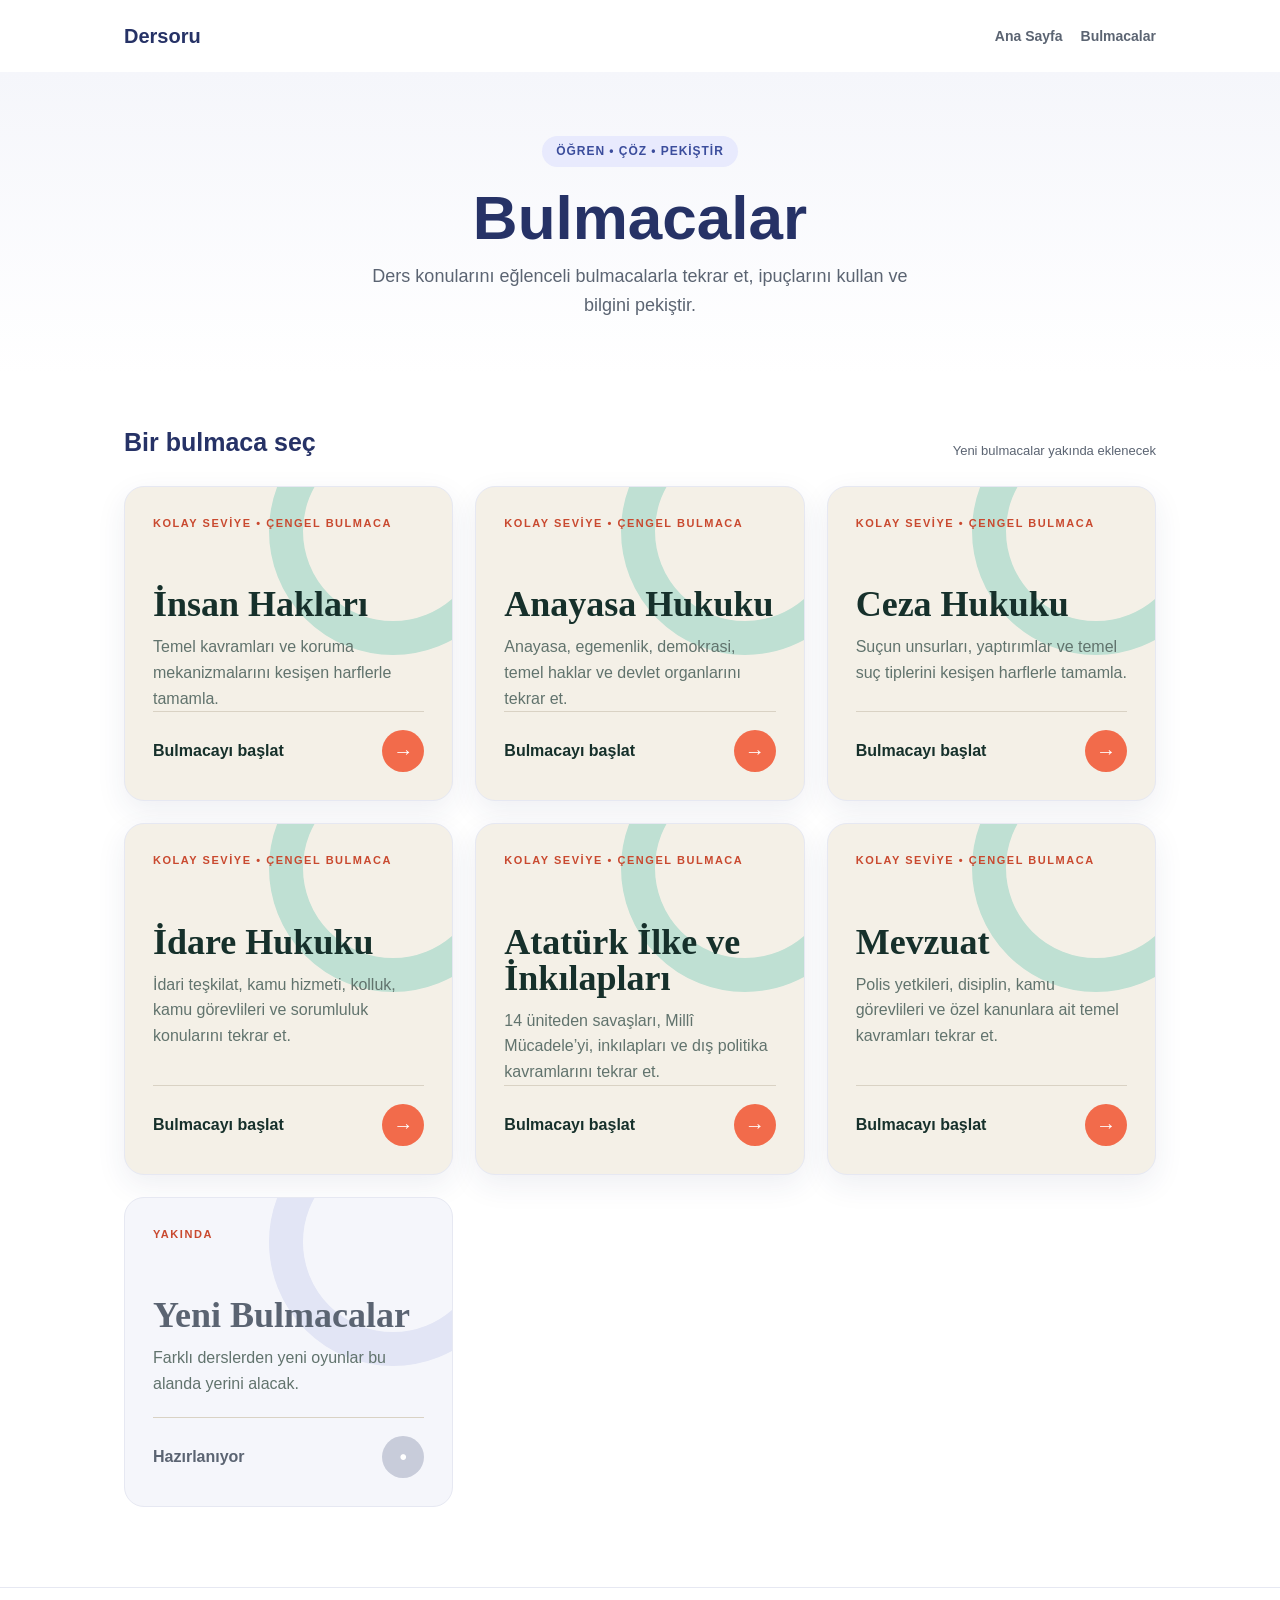
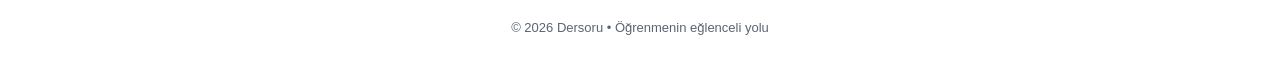
<file: bulmacalar.html>
<!doctype html>
<html lang="tr">
<head>
<meta charset="utf-8">
<meta name="viewport" content="width=device-width,initial-scale=1">
<title>Bulmacalar | Dersoru</title>
<meta name="description" content="Dersoru'nun öğretici ve eğlenceli bulmacalarını keşfet.">
<style>
:root{--accent:#3b4d9c;--dark:#263266;--soft:#f5f6fb;--text:#1a1a1a;--muted:#5b6472;--border:#e6e8f2;--coral:#f26b4b;--green:#16302b}*{box-sizing:border-box}body{margin:0;font-family:-apple-system,BlinkMacSystemFont,"Segoe UI",Roboto,sans-serif;color:var(--text);background:#fff;line-height:1.6}a{text-decoration:none}header{display:flex;align-items:center;justify-content:space-between;padding:20px 24px;max-width:1080px;margin:auto}.logo{font-size:20px;font-weight:800;color:var(--dark)}nav{display:flex;gap:18px}nav a{color:var(--muted);font-size:14px;font-weight:700}.hero{padding:64px 24px 54px;text-align:center;background:linear-gradient(180deg,var(--soft),#fff)}.badge{display:inline-block;padding:6px 14px;border-radius:999px;background:#e8eafd;color:var(--accent);font-size:12px;font-weight:800;letter-spacing:.08em}.hero h1{font-size:clamp(38px,6vw,62px);line-height:1.05;margin:18px 0 12px;color:var(--dark)}.hero p{max-width:560px;margin:auto;color:var(--muted);font-size:18px}.content{max-width:1080px;margin:auto;padding:48px 24px 80px}.section-head{display:flex;align-items:end;justify-content:space-between;gap:20px;margin-bottom:24px}.section-head h2{margin:0;color:var(--dark);font-size:25px}.section-head span{color:var(--muted);font-size:13px}.grid{display:grid;grid-template-columns:repeat(auto-fit,minmax(270px,1fr));gap:22px}.card{position:relative;overflow:hidden;min-height:310px;border:1px solid var(--border);border-radius:20px;background:#f4f0e7;padding:28px;display:flex;flex-direction:column;color:var(--green);box-shadow:0 10px 30px rgba(38,50,102,.08);transition:.2s}.card:hover{transform:translateY(-4px);box-shadow:0 18px 38px rgba(38,50,102,.14)}.card:before{content:"";position:absolute;width:180px;height:180px;border:34px solid #bfe0d3;border-radius:50%;right:-65px;top:-80px}.label{position:relative;font-size:11px;font-weight:900;letter-spacing:.14em;color:#c9492f}.card h3{position:relative;font:800 36px/1 Georgia,serif;margin:54px 0 12px}.card p{position:relative;color:#61736d;margin:0;max-width:310px}.card-footer{position:relative;margin-top:auto;display:flex;align-items:center;justify-content:space-between;border-top:1px solid #d9d2c4;padding-top:18px;font-weight:800}.play{width:42px;height:42px;border-radius:50%;display:grid;place-items:center;background:var(--coral);color:white;font-size:20px}.soon{background:var(--soft);color:var(--muted);box-shadow:none}.soon:before{border-color:#e2e5f5}.soon .play{background:#c8ccda}.soon:hover{transform:none;box-shadow:none}footer{border-top:1px solid var(--border);padding:30px 24px;text-align:center;color:var(--muted);font-size:13px}@media(max-width:560px){header{padding-inline:18px}nav a:first-child{display:none}.hero{padding-top:46px}.content{padding-inline:18px}.section-head{align-items:start;flex-direction:column;gap:4px}}
</style>
</head>
<body>
<header><a class="logo" href="/">Dersoru</a><nav><a href="/">Ana Sayfa</a><a href="/bulmacalar.html">Bulmacalar</a></nav></header>
<section class="hero"><span class="badge">ÖĞREN • ÇÖZ • PEKİŞTİR</span><h1>Bulmacalar</h1><p>Ders konularını eğlenceli bulmacalarla tekrar et, ipuçlarını kullan ve bilgini pekiştir.</p></section>
<main class="content"><div class="section-head"><h2>Bir bulmaca seç</h2><span>Yeni bulmacalar yakında eklenecek</span></div><div class="grid">
<a class="card" href="/insan-haklari-cengel.html"><span class="label">KOLAY SEVİYE • ÇENGEL BULMACA</span><h3>İnsan Hakları</h3><p>Temel kavramları ve koruma mekanizmalarını kesişen harflerle tamamla.</p><div class="card-footer"><span>Bulmacayı başlat</span><span class="play">→</span></div></a>
<a class="card" href="/anayasa-hukuku-cengel.html"><span class="label">KOLAY SEVİYE • ÇENGEL BULMACA</span><h3>Anayasa Hukuku</h3><p>Anayasa, egemenlik, demokrasi, temel haklar ve devlet organlarını tekrar et.</p><div class="card-footer"><span>Bulmacayı başlat</span><span class="play">→</span></div></a>
<a class="card" href="/ceza-hukuku-cengel.html"><span class="label">KOLAY SEVİYE • ÇENGEL BULMACA</span><h3>Ceza Hukuku</h3><p>Suçun unsurları, yaptırımlar ve temel suç tiplerini kesişen harflerle tamamla.</p><div class="card-footer"><span>Bulmacayı başlat</span><span class="play">→</span></div></a>
<a class="card" href="/idare-hukuku-cengel.html"><span class="label">KOLAY SEVİYE • ÇENGEL BULMACA</span><h3>İdare Hukuku</h3><p>İdari teşkilat, kamu hizmeti, kolluk, kamu görevlileri ve sorumluluk konularını tekrar et.</p><div class="card-footer"><span>Bulmacayı başlat</span><span class="play">→</span></div></a>
<a class="card" href="/ataturk-ilke-ve-inkilaplari-cengel.html"><span class="label">KOLAY SEVİYE • ÇENGEL BULMACA</span><h3>Atatürk İlke ve İnkılapları</h3><p>14 üniteden savaşları, Millî Mücadele’yi, inkılapları ve dış politika kavramlarını tekrar et.</p><div class="card-footer"><span>Bulmacayı başlat</span><span class="play">→</span></div></a>
<a class="card" href="/mevzuat-cengel.html"><span class="label">KOLAY SEVİYE • ÇENGEL BULMACA</span><h3>Mevzuat</h3><p>Polis yetkileri, disiplin, kamu görevlileri ve özel kanunlara ait temel kavramları tekrar et.</p><div class="card-footer"><span>Bulmacayı başlat</span><span class="play">→</span></div></a>
<div class="card soon"><span class="label">YAKINDA</span><h3>Yeni Bulmacalar</h3><p>Farklı derslerden yeni oyunlar bu alanda yerini alacak.</p><div class="card-footer"><span>Hazırlanıyor</span><span class="play">•</span></div></div>
</div></main>
<footer>© 2026 Dersoru • Öğrenmenin eğlenceli yolu</footer>
</body>
</html>
</file>
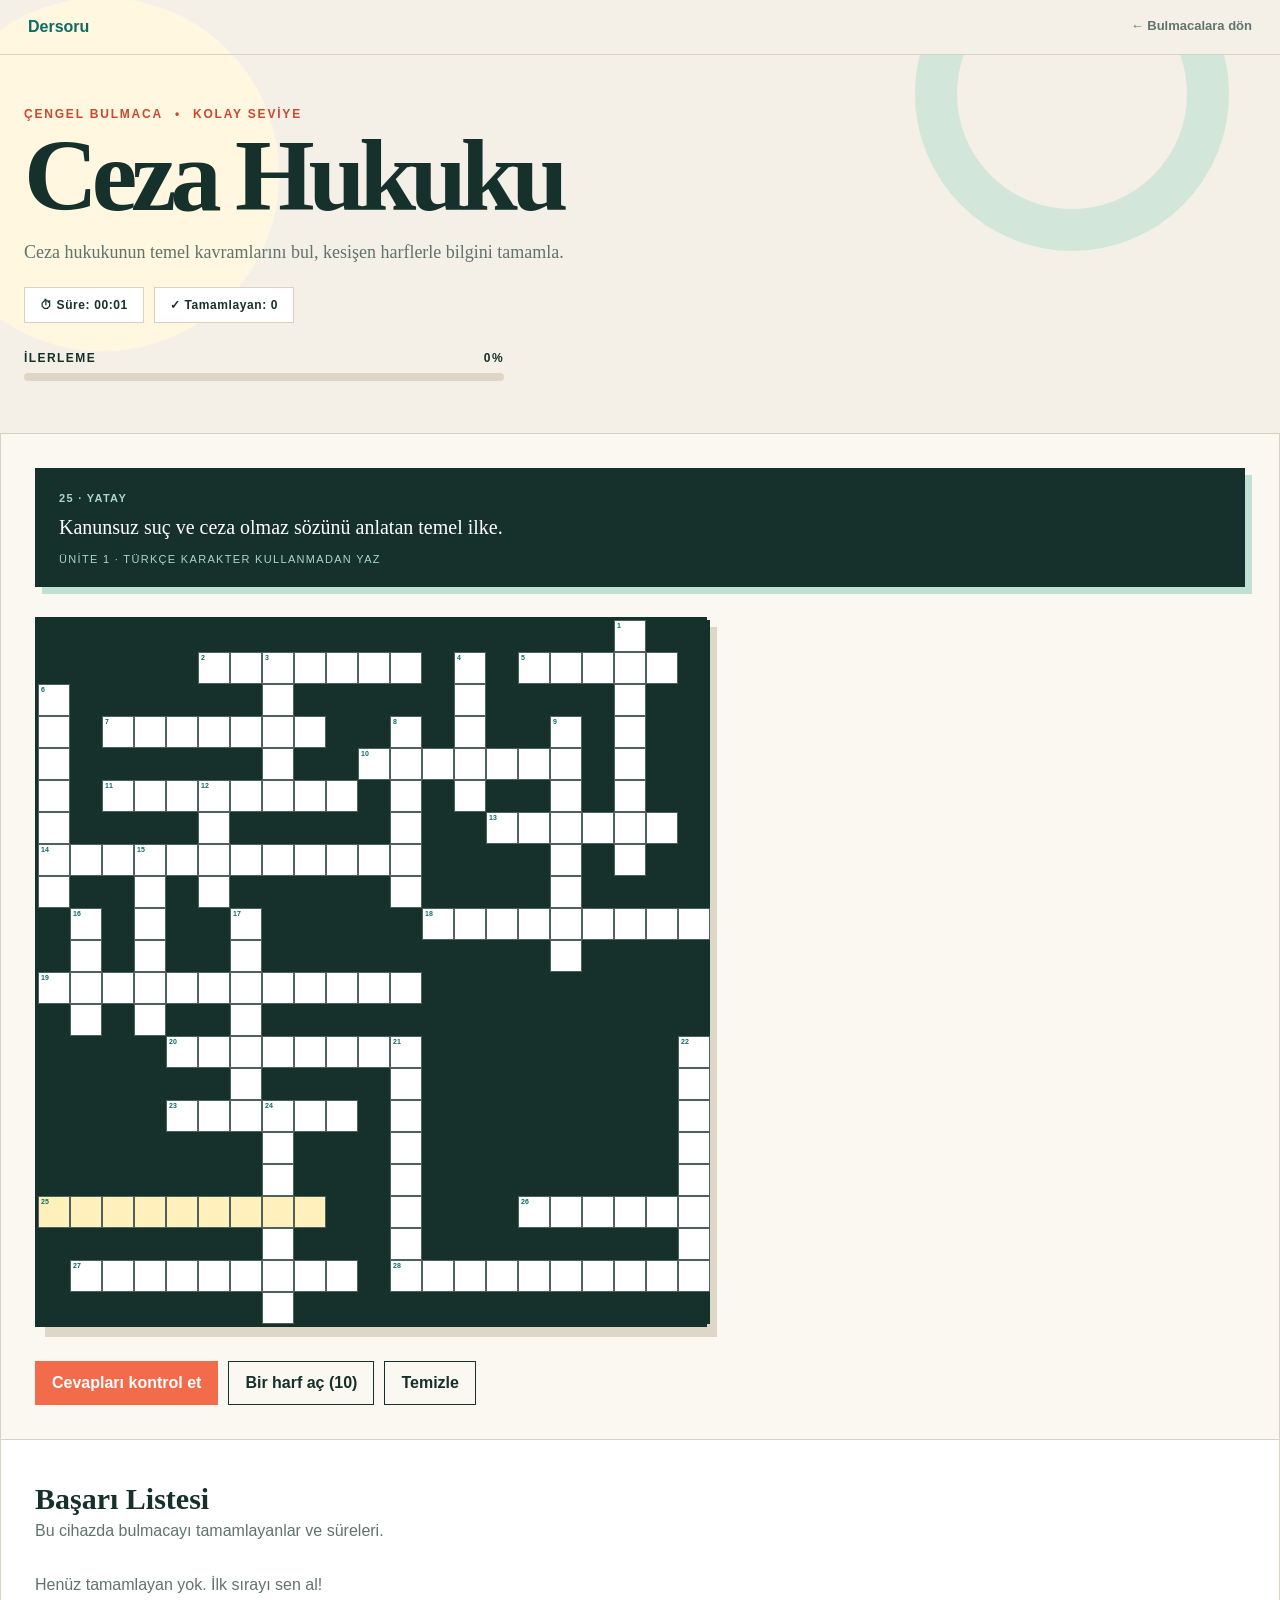
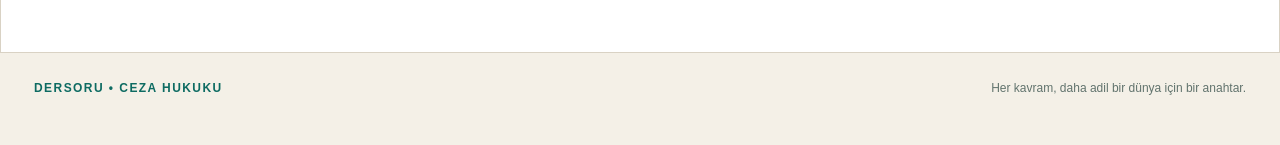
<file: ceza-hukuku-cengel.html>
<!doctype html>
<html lang="tr"><head><meta charset="utf-8"><meta name="viewport" content="width=device-width,initial-scale=1"><title>Ceza Hukuku Bulmacası | Dersoru</title><meta name="description" content="Ceza hukuku temel kavramlarını içeren kolay seviye çengel bulmacası."><meta property="og:image" content="https://dersoru.com/haklarin-izinde-og.png">
<style>
:root{--ink:#16302b;--muted:#61736d;--paper:#f4f0e7;--cream:#fbf8f1;--coral:#f26b4b;--teal:#0d6b62;--mint:#bfe0d3;--line:#d9d2c4}*{box-sizing:border-box}html{background:var(--paper)}body{margin:0;color:var(--ink);background:radial-gradient(circle at 8% 10%,#fff7df 0 11rem,transparent 11.1rem),var(--paper);font-family:Arial,sans-serif}button,input{font:inherit}button{color:inherit}.topbar{max-width:1360px;margin:auto;padding:18px 28px;display:flex;justify-content:space-between;border-bottom:1px solid var(--line)}.topbar a{text-decoration:none;font-weight:900;color:var(--teal)}.topbar .back{font-size:13px;color:var(--muted)}.hero{padding:52px max(24px,calc((100vw - 1280px)/2));border-bottom:1px solid var(--line);position:relative;overflow:hidden}.hero:after{content:"";position:absolute;width:230px;height:230px;border:42px solid var(--mint);border-radius:50%;right:4vw;top:-118px;opacity:.6}.eyebrow{display:flex;gap:12px;color:#c9492f;font-weight:800;font-size:12px;letter-spacing:.15em}h1{margin:10px 0 8px;font:800 clamp(52px,8vw,108px)/.88 Georgia,serif;letter-spacing:-.06em}.subtitle{max-width:630px;color:var(--muted);font:18px/1.55 Georgia,serif}.progress-wrap{max-width:480px;margin-top:28px}.progress-meta{display:flex;justify-content:space-between;font-size:12px;text-transform:uppercase;letter-spacing:.12em;font-weight:800}.progress{margin-top:8px;height:8px;background:#ddd6c8;border-radius:9px;overflow:hidden}.progress span{display:block;height:100%;background:var(--coral);transition:width .25s}.game{display:grid;grid-template-columns:minmax(0,1fr);max-width:1360px;margin:auto;border-inline:1px solid var(--line);background:var(--cream)}.board-panel{min-width:0;padding:34px;border-right:0}.current{min-height:118px;background:var(--ink);color:#fff;padding:20px 24px;margin-bottom:24px;box-shadow:7px 7px 0 var(--mint)}.current b,.current small{color:#a8d8c8;font-size:11px;letter-spacing:.12em;text-transform:uppercase}.current p{margin:8px 0;font:20px/1.35 Georgia,serif}.scroll{overflow-x:auto;padding:6px 0 16px}.board{width:672px;display:grid;grid-template-columns:repeat(21,32px);grid-template-rows:repeat(22,32px);background:var(--ink);border:3px solid var(--ink);box-shadow:10px 10px 0 #ded6c7}.block{background:var(--ink)}.cell{width:32px;height:32px;position:relative;background:#fff;border:1px solid #4d625c}.cell.active{background:#fff0bc}.cell.correct{background:#d7efe0}.cell.wrong{background:#ffd5c9;box-shadow:inset 0 0 0 2px var(--coral)}.cell input{width:100%;height:100%;border:0;outline:0;background:transparent;text-align:center;color:var(--ink);font-weight:900;font-size:17px;padding:5px 0 0}.cell:focus-within{z-index:2;box-shadow:inset 0 0 0 3px var(--coral)}.number{position:absolute;top:1px;left:2px;font-size:7px;font-weight:900;color:var(--teal);pointer-events:none}.actions{display:flex;gap:10px;flex-wrap:wrap;margin-top:18px}.actions button{border:1px solid var(--ink);background:transparent;padding:12px 16px;font-weight:800;cursor:pointer}.actions .primary{background:var(--coral);border-color:var(--coral);color:#fff}.actions button:disabled{opacity:.45;cursor:not-allowed}.message{display:none;margin-top:18px;padding:15px 18px;font-weight:700;border-left:5px solid var(--coral);background:#fff0e8}.clues{display:none;padding:34px;background:#efe9dc}.clues-head{display:flex;justify-content:space-between;align-items:center;border-bottom:2px solid var(--ink);padding-bottom:18px}.clues-head small{font-size:10px;letter-spacing:.18em;font-weight:900;color:#c9492f}.clues-head h2{margin:4px 0 0;font:700 27px/1.1 Georgia,serif}.count{width:48px;height:48px;display:grid;place-items:center;border-radius:50%;background:var(--ink);color:#fff;font-weight:900}.group h3{margin:26px 0 10px;font-size:12px;text-transform:uppercase;letter-spacing:.15em}.clue{width:100%;display:grid;grid-template-columns:28px 1fr;gap:8px;border:0;border-top:1px solid #d4ccbd;padding:12px 8px;text-align:left;background:transparent;cursor:pointer}.clue:hover,.clue.selected{background:#fff}.clue>span{font:700 18px Georgia,serif;color:#c9492f}.clue p{margin:0;line-height:1.35;font-size:14px}.clue small{display:block;margin-top:5px;color:var(--muted);text-transform:uppercase;font-size:9px;letter-spacing:.1em;font-weight:800}.game-stats{display:flex;gap:10px;flex-wrap:wrap;margin-top:20px}.stat-chip{background:#fff;border:1px solid var(--line);padding:10px 15px;font-size:12px;font-weight:900;letter-spacing:.05em}.leaderboard{max-width:1360px;margin:auto;padding:42px 34px;background:#fff;border:1px solid var(--line)}.leaderboard h2{margin:0 0 6px;font:700 30px Georgia,serif}.leaderboard>p{margin:0 0 20px;color:var(--muted)}.records{display:grid;gap:8px}.record{display:grid;grid-template-columns:44px 1fr auto;gap:12px;align-items:center;padding:12px 14px;background:var(--paper)}.record strong:first-child{color:var(--coral)}.empty-record{color:var(--muted);padding:16px 0}.finish-modal{position:fixed;inset:0;z-index:50;display:none;place-items:center;padding:20px;background:rgba(22,48,43,.84)}.finish-modal.show{display:grid}.finish-card{width:min(460px,100%);background:var(--cream);padding:34px;border-radius:18px;text-align:center;box-shadow:0 24px 80px rgba(0,0,0,.3)}.trophy{font-size:76px;line-height:1;animation:pop .5s ease}.finish-card h2{font:800 42px Georgia,serif;margin:14px 0 8px}.finish-time{font-size:22px;font-weight:900;color:var(--teal)}.finish-card label{display:block;text-align:left;margin:22px 0 7px;font-size:12px;font-weight:900}.finish-card input{width:100%;padding:13px;border:1px solid var(--line);font-size:16px}.finish-card button{width:100%;margin-top:12px;padding:13px;border:0;background:var(--coral);color:#fff;font-weight:900;cursor:pointer}@keyframes pop{from{transform:scale(.4) rotate(-12deg);opacity:0}to{transform:scale(1);opacity:1}}footer{max-width:1360px;margin:auto;padding:28px 34px 50px;color:var(--muted);font-size:12px;display:flex;justify-content:space-between}.footer-brand{font-weight:900;letter-spacing:.12em;color:var(--teal)}@media(max-width:980px){.game{grid-template-columns:1fr;border-inline:0}.board-panel{border-right:0;border-bottom:1px solid var(--line)}}@media(max-width:560px){.hero{padding:36px 20px}h1{font-size:56px}.board-panel,.clues{padding:22px 16px}.actions button{flex:1 1 45%}.actions .primary{flex-basis:100%}.topbar{padding-inline:20px}footer{flex-direction:column;gap:8px;padding-inline:20px}}
</style><link rel="stylesheet" href="/crossword-responsive.css"></head><body>
<nav class="topbar"><a href="/">Dersoru</a><a class="back" href="/bulmacalar.html">← Bulmacalara dön</a></nav><header class="hero"><div class="eyebrow"><span>ÇENGEL BULMACA</span><span>•</span><span>KOLAY SEVİYE</span></div><h1>Ceza Hukuku</h1><p class="subtitle">Ceza hukukunun temel kavramlarını bul, kesişen harflerle bilgini tamamla.</p><div class="game-stats"><span class="stat-chip">⏱ Süre: <b id="timer">00:00</b></span><span class="stat-chip">✓ Tamamlayan: <b id="solver-count">0</b></span></div><div class="progress-wrap"><div class="progress-meta"><span>İlerleme</span><strong id="percent">0%</strong></div><div class="progress"><span id="bar"></span></div></div></header>
<main class="game"><section class="board-panel"><div class="current"><b id="current-label"></b><p id="current-clue"></p><small id="current-unit"></small></div><div class="scroll"><div class="board" id="board" role="grid"></div></div><div class="actions"><button class="primary" id="check">Cevapları kontrol et</button><button id="hint">Bir harf aç (<span id="hint-count">10</span>)</button><button id="clear">Temizle</button></div><div class="message" id="message"></div></section><aside class="clues"><div class="clues-head"><div><small>İPUÇLARI</small><h2>Ceza Hukuku</h2></div><span class="count">28</span></div><div id="clue-list"></div></aside></main><section class="leaderboard"><h2>Başarı Listesi</h2><p>Bu cihazda bulmacayı tamamlayanlar ve süreleri.</p><div class="records" id="records-list"></div></section><div class="finish-modal" id="finish-modal" role="dialog" aria-modal="true" aria-labelledby="finish-title"><div class="finish-card"><div class="trophy">🏆</div><h2 id="finish-title">Tebrikler!</h2><p>Bulmacayı başarıyla tamamladın.</p><div class="finish-time">Süren: <span id="final-time">00:00</span></div><form id="finish-form"><label for="player-name">Adını yaz</label><input id="player-name" maxlength="30" required autocomplete="name" placeholder="Adınız"><button type="submit">Listeye kaydet</button></form></div></div><footer><span class="footer-brand">DERSORU • CEZA HUKUKU</span><span>Her kavram, daha adil bir dünya için bir anahtar.</span></footer>
<script>
const entries=[
['KANUNİLİK',18,0,'across',1,'Kanunsuz suç ve ceza olmaz sözünü anlatan temel ilke.'],
['FİİL',9,1,'down',2,'Suçun dış dünyaya yansıyan insan davranışı.'],
['KAST',5,5,'down',3,'Suçun unsurlarını bilerek ve isteyerek gerçekleştirme iradesi.'],
['MEŞRUSAVUNMA',7,0,'across',4,'Haksız saldırıya karşı zorunlu biçimde kendini koruma.'],
['KUSUR',1,7,'down',5,'Failin davranışı nedeniyle kınanabilmesini ifade eden kavram.'],
['TEŞEBBÜS',13,11,'down',6,'Suçun icrasına başlanmasına rağmen tamamlanamaması.'],
['İŞTİRAK',15,7,'down',7,'Bir suçun birden fazla kişi tarafından birlikte işlenmesi.'],
['İÇTİMA',6,14,'across',8,'Birden fazla suç veya hükmün birleşmesini inceleyen kurum.'],
['YAPTIRIM',3,16,'down',9,'Suç karşılığında uygulanan hukuki sonuçların genel adı.'],
['İNFAZ',1,15,'across',10,'Kesinleşmiş cezanın yerine getirilmesi.'],
['ÇOCUK',1,13,'down',11,'Ceza hukukunda özel kurallarla korunan küçük yaştaki kişi.'],
['SOYKIRIM',5,2,'across',12,'Bir grubu tamamen veya kısmen yok etme amacı taşıyan uluslararası suç.'],
['NİTELİKLİHAL',11,0,'across',13,'Bir suçun cezasını artıran veya azaltan özel durum.'],
['ÖLDÜRME',2,0,'down',14,'Bir insanın yaşamına son verme suçu.'],
['YARALAMA',0,18,'down',15,'Bir kişinin bedenine acı verme veya sağlığını bozma suçu.'],
['İŞKENCE',1,5,'across',16,'Kamu görevlisinin kişiye ağır acı çektirmesi suçu.'],
['CİNSEL',18,15,'across',17,'Dokunulmazlığa karşı suçların ortak sıfatı.'],
['HÜRRİYET',13,4,'across',18,'Kişinin serbestçe hareket edebilmesini anlatan kavram.'],
['HAKARET',9,6,'down',19,'Bir kimsenin onur ve saygınlığına saldırı oluşturan suç.'],
['HIRSIZLIK',9,12,'across',20,'Başkasına ait taşınır malı rıza olmadan alma suçu.'],
['SAHTECİLİK',20,11,'across',21,'Belgeyi gerçeğe aykırı düzenleme veya değiştirme suçu.'],
['RÜŞVET',7,3,'down',22,'Görevle ilgili iş karşılığında menfaat sağlanması.'],
['İFTİRA',15,4,'across',23,'İşlemediğini bilerek bir kişiye suç isnat etme.'],
['BAYRAK',3,11,'down',24,'Devletin egemenlik alametlerinden biri.'],
['CASUSLUK',13,20,'down',25,'Devlet güvenliğine ilişkin gizli bilgileri elde etme suçu.'],
['ANAYASA',3,2,'across',26,'Devletin temel düzenini belirleyen en üst hukuk metni.'],
['SAVUNMA',4,10,'across',27,'Ülkenin askerî güvenliğini koruma faaliyeti.'],
['DİPLOMASİ',20,1,'across',28,'Devletler arasındaki resmî ilişkileri yürütme alanı.']
].map(([answer,row,col,direction,unit,clue])=>({answer,row,col,direction,unit,clue}));
const gameKey=location.pathname.includes('ceza-hukuku')?'ceza-hukuku':'insan-haklari',recordsKey=`dersoru-${gameKey}-records`;let startedAt=Date.now(),elapsed=0,finished=false;const formatTime=s=>`${String(Math.floor(s/60)).padStart(2,'0')}:${String(s%60).padStart(2,'0')}`;function getRecords(){try{return JSON.parse(localStorage.getItem(recordsKey)||'[]')}catch{return[]}}function renderRecords(){const data=getRecords().sort((a,b)=>a.time-b.time),box=document.getElementById('records-list');box.textContent='';document.getElementById('solver-count').textContent=new Set(data.map(r=>r.name.toLocaleLowerCase('tr-TR'))).size;if(!data.length){const e=document.createElement('div');e.className='empty-record';e.textContent='Henüz tamamlayan yok. İlk sırayı sen al!';box.append(e);return}data.slice(0,20).forEach((r,i)=>{const row=document.createElement('div');row.className='record';const rank=document.createElement('strong'),name=document.createElement('span'),time=document.createElement('strong');rank.textContent=`#${i+1}`;name.textContent=r.name;time.textContent=formatTime(r.time);row.append(rank,name,time);box.append(row)})}const timerLoop=setInterval(()=>{if(finished)return;elapsed=Math.floor((Date.now()-startedAt)/1000);document.getElementById('timer').textContent=formatTime(elapsed)},1000);function showFinish(){if(finished)return;finished=true;elapsed=Math.floor((Date.now()-startedAt)/1000);clearInterval(timerLoop);document.getElementById('timer').textContent=formatTime(elapsed);document.getElementById('final-time').textContent=formatTime(elapsed);document.getElementById('finish-modal').classList.add('show');setTimeout(()=>document.getElementById('player-name').focus(),100)}document.getElementById('finish-form').onsubmit=e=>{e.preventDefault();const input=document.getElementById('player-name'),name=input.value.trim();if(!name)return;const data=getRecords();data.push({name,time:elapsed,date:new Date().toISOString()});data.sort((a,b)=>a.time-b.time);localStorage.setItem(recordsKey,JSON.stringify(data.slice(0,50)));renderRecords();document.getElementById('finish-modal').classList.remove('show');const m=document.getElementById('message');m.style.display='block';m.textContent=`Tebrikler ${name}! Süren ${formatTime(elapsed)} olarak kaydedildi.`};renderRecords();const cells=new Map(),starts=new Map(),values={};let active=0,checked=false,hints=Math.max(0,Math.min(10,Number(localStorage.getItem('dersoru-ceza-hukuku-hints')??10)));entries.forEach((e,ei)=>[...e.answer].forEach((letter,i)=>{const r=e.row+(e.direction==='down'?i:0),c=e.col+(e.direction==='across'?i:0),k=`${r}-${c}`,cell=cells.get(k)||{letter,entries:[]};cell.entries.push(ei);cells.set(k,cell)}));[...new Set(entries.map(e=>`${e.row}-${e.col}`))].sort((a,b)=>{const A=a.split('-').map(Number),B=b.split('-').map(Number);return A[0]-B[0]||A[1]-B[1]}).forEach((k,i)=>starts.set(k,i+1));const keysFor=e=>[...e.answer].map((_,i)=>`${e.row+(e.direction==='down'?i:0)}-${e.col+(e.direction==='across'?i:0)}`);const norm=v=>v.toLocaleUpperCase('tr-TR').replace(/[^A-ZÇĞİÖŞÜ]/g,'');
function select(i,focus=true){active=i;document.querySelectorAll('.clue').forEach(b=>b.classList.toggle('selected',+b.dataset.i===i));paint();if(focus){const ks=keysFor(entries[i]),k=ks.find(x=>!values[x])||ks[0];setTimeout(()=>document.querySelector(`[data-key="${k}"] input`)?.focus())}}function paint(){const e=entries[active],activeKeys=new Set(keysFor(e));document.querySelectorAll('.cell').forEach(el=>{const k=el.dataset.key,cell=cells.get(k),v=values[k]||'';el.classList.toggle('active',activeKeys.has(k));el.classList.toggle('correct',checked&&v===cell.letter);el.classList.toggle('wrong',checked&&v&&v!==cell.letter)});document.getElementById('current-label').textContent=`${starts.get(`${e.row}-${e.col}`)} · ${e.direction==='across'?'Yatay':'Dikey'}`;document.getElementById('current-clue').textContent=e.clue;document.getElementById('current-unit').textContent=`Ünite ${e.unit} · Türkçe karakter kullanmadan yaz`;const done=[...cells].filter(([k,c])=>values[k]===c.letter).length,p=Math.round(done/cells.size*100);percent.textContent=p+'%';bar.style.width=p+'%'}
const board=document.getElementById('board');for(let i=0;i<462;i++){const r=Math.floor(i/21),c=i%21,k=`${r}-${c}`,cell=cells.get(k);if(!cell){const x=document.createElement('span');x.className='block';board.append(x);continue}const label=document.createElement('label');label.className='cell';label.dataset.key=k;if(starts.has(k)){const n=document.createElement('span');n.className='number';n.textContent=starts.get(k);label.append(n)}const input=document.createElement('input');input.maxLength=1;input.autocomplete='off';input.onfocus=()=>{if(!cell.entries.includes(active))select(cell.entries[0],false)};input.onclick=()=>{if(cell.entries.length>1&&cell.entries.includes(active))select(cell.entries.find(x=>x!==active),false)};input.oninput=ev=>{const v=norm(ev.target.value).slice(-1);ev.target.value=v;values[k]=v;checked=false;paint();if(v){const ks=keysFor(entries[active]),next=ks[ks.indexOf(k)+1];if(next)document.querySelector(`[data-key="${next}"] input`)?.focus()}};label.append(input);board.append(label)}const list=document.getElementById('clue-list');['across','down'].forEach(dir=>{const group=document.createElement('div');group.className='group';group.innerHTML=`<h3>${dir==='across'?'Yatay':'Dikey'}</h3>`;entries.forEach((e,i)=>{if(e.direction!==dir)return;const b=document.createElement('button');b.className='clue';b.dataset.i=i;b.innerHTML=`<span>${starts.get(`${e.row}-${e.col}`)}</span><p>${e.clue}<small>Ünite ${e.unit}</small></p>`;b.onclick=()=>select(i);group.append(b)});list.append(group)});
check.onclick=()=>{checked=true;paint();const m=message,p=percent.textContent;m.style.display='block';m.textContent=p==='100%'?'Tebrikler! Bulmacayı tamamladın.':'Turuncu kutuları yeniden düşün. Doğru harfler yeşille işaretlendi.';if(p==='100%')showFinish()};hint.onclick=()=>{if(hints<=0)return;const k=keysFor(entries[active]).find(x=>values[x]!==cells.get(x).letter);if(!k)return;hints--;localStorage.setItem('dersoru-ceza-hukuku-hints',hints);document.getElementById('hint-count').textContent=hints;hint.disabled=hints===0;values[k]=cells.get(k).letter;const input=document.querySelector(`[data-key="${k}"] input`);input.value=values[k];checked=false;paint();input.focus()};document.getElementById('hint-count').textContent=hints;hint.disabled=hints===0;clear.onclick=()=>{Object.keys(values).forEach(k=>delete values[k]);document.querySelectorAll('.cell input').forEach(i=>i.value='');checked=false;message.style.display='none';paint()};select(0,false);
</script></body></html>
</file>
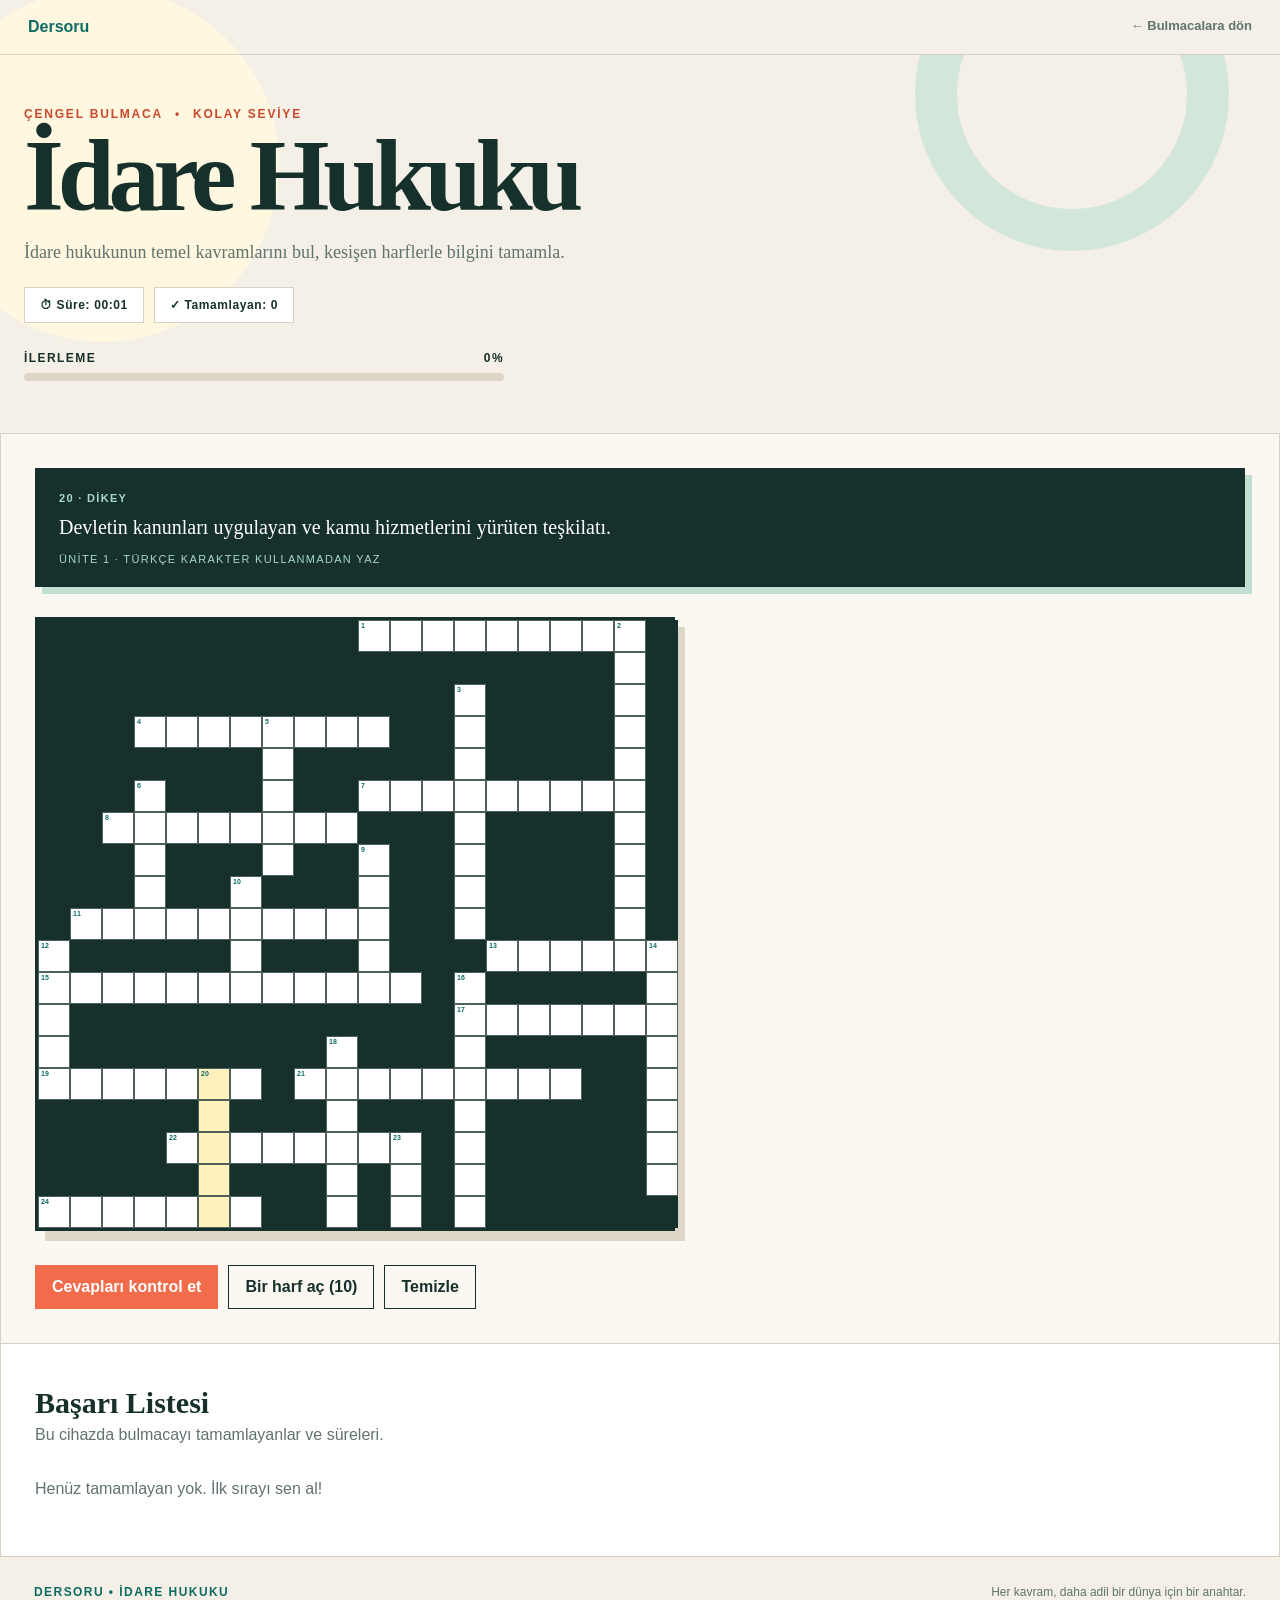
<file: idare-hukuku-cengel.html>
<!doctype html>
<html lang="tr"><head><meta charset="utf-8"><meta name="viewport" content="width=device-width,initial-scale=1"><title>İdare Hukuku Bulmacası | Dersoru</title><meta name="description" content="İdare hukuku temel kavramlarını içeren kolay seviye çengel bulmacası."><meta property="og:image" content="https://dersoru.com/haklarin-izinde-og.png">
<style>
:root{--ink:#16302b;--muted:#61736d;--paper:#f4f0e7;--cream:#fbf8f1;--coral:#f26b4b;--teal:#0d6b62;--mint:#bfe0d3;--line:#d9d2c4}*{box-sizing:border-box}html{background:var(--paper)}body{margin:0;color:var(--ink);background:radial-gradient(circle at 8% 10%,#fff7df 0 11rem,transparent 11.1rem),var(--paper);font-family:Arial,sans-serif}button,input{font:inherit}button{color:inherit}.topbar{max-width:1360px;margin:auto;padding:18px 28px;display:flex;justify-content:space-between;border-bottom:1px solid var(--line)}.topbar a{text-decoration:none;font-weight:900;color:var(--teal)}.topbar .back{font-size:13px;color:var(--muted)}.hero{padding:52px max(24px,calc((100vw - 1280px)/2));border-bottom:1px solid var(--line);position:relative;overflow:hidden}.hero:after{content:"";position:absolute;width:230px;height:230px;border:42px solid var(--mint);border-radius:50%;right:4vw;top:-118px;opacity:.6}.eyebrow{display:flex;gap:12px;color:#c9492f;font-weight:800;font-size:12px;letter-spacing:.15em}h1{margin:10px 0 8px;font:800 clamp(52px,8vw,108px)/.88 Georgia,serif;letter-spacing:-.06em}.subtitle{max-width:630px;color:var(--muted);font:18px/1.55 Georgia,serif}.progress-wrap{max-width:480px;margin-top:28px}.progress-meta{display:flex;justify-content:space-between;font-size:12px;text-transform:uppercase;letter-spacing:.12em;font-weight:800}.progress{margin-top:8px;height:8px;background:#ddd6c8;border-radius:9px;overflow:hidden}.progress span{display:block;height:100%;background:var(--coral);transition:width .25s}.game{display:grid;grid-template-columns:minmax(0,1fr);max-width:1360px;margin:auto;border-inline:1px solid var(--line);background:var(--cream)}.board-panel{min-width:0;padding:34px;border-right:0}.current{min-height:118px;background:var(--ink);color:#fff;padding:20px 24px;margin-bottom:24px;box-shadow:7px 7px 0 var(--mint)}.current b,.current small{color:#a8d8c8;font-size:11px;letter-spacing:.12em;text-transform:uppercase}.current p{margin:8px 0;font:20px/1.35 Georgia,serif}.scroll{overflow-x:auto;padding:6px 0 16px}.board{width:640px;display:grid;grid-template-columns:repeat(20,32px);grid-template-rows:repeat(19,32px);background:var(--ink);border:3px solid var(--ink);box-shadow:10px 10px 0 #ded6c7}.block{background:var(--ink)}.cell{width:32px;height:32px;position:relative;background:#fff;border:1px solid #4d625c}.cell.active{background:#fff0bc}.cell.correct{background:#d7efe0}.cell.wrong{background:#ffd5c9;box-shadow:inset 0 0 0 2px var(--coral)}.cell input{width:100%;height:100%;border:0;outline:0;background:transparent;text-align:center;color:var(--ink);font-weight:900;font-size:17px;padding:5px 0 0}.cell:focus-within{z-index:2;box-shadow:inset 0 0 0 3px var(--coral)}.number{position:absolute;top:1px;left:2px;font-size:7px;font-weight:900;color:var(--teal);pointer-events:none}.actions{display:flex;gap:10px;flex-wrap:wrap;margin-top:18px}.actions button{border:1px solid var(--ink);background:transparent;padding:12px 16px;font-weight:800;cursor:pointer}.actions .primary{background:var(--coral);border-color:var(--coral);color:#fff}.actions button:disabled{opacity:.45;cursor:not-allowed}.message{display:none;margin-top:18px;padding:15px 18px;font-weight:700;border-left:5px solid var(--coral);background:#fff0e8}.clues{display:none;padding:34px;background:#efe9dc}.clues-head{display:flex;justify-content:space-between;align-items:center;border-bottom:2px solid var(--ink);padding-bottom:18px}.clues-head small{font-size:10px;letter-spacing:.18em;font-weight:900;color:#c9492f}.clues-head h2{margin:4px 0 0;font:700 27px/1.1 Georgia,serif}.count{width:48px;height:48px;display:grid;place-items:center;border-radius:50%;background:var(--ink);color:#fff;font-weight:900}.group h3{margin:26px 0 10px;font-size:12px;text-transform:uppercase;letter-spacing:.15em}.clue{width:100%;display:grid;grid-template-columns:28px 1fr;gap:8px;border:0;border-top:1px solid #d4ccbd;padding:12px 8px;text-align:left;background:transparent;cursor:pointer}.clue:hover,.clue.selected{background:#fff}.clue>span{font:700 18px Georgia,serif;color:#c9492f}.clue p{margin:0;line-height:1.35;font-size:14px}.clue small{display:block;margin-top:5px;color:var(--muted);text-transform:uppercase;font-size:9px;letter-spacing:.1em;font-weight:800}.game-stats{display:flex;gap:10px;flex-wrap:wrap;margin-top:20px}.stat-chip{background:#fff;border:1px solid var(--line);padding:10px 15px;font-size:12px;font-weight:900;letter-spacing:.05em}.leaderboard{max-width:1360px;margin:auto;padding:42px 34px;background:#fff;border:1px solid var(--line)}.leaderboard h2{margin:0 0 6px;font:700 30px Georgia,serif}.leaderboard>p{margin:0 0 20px;color:var(--muted)}.records{display:grid;gap:8px}.record{display:grid;grid-template-columns:44px 1fr auto;gap:12px;align-items:center;padding:12px 14px;background:var(--paper)}.record strong:first-child{color:var(--coral)}.empty-record{color:var(--muted);padding:16px 0}.finish-modal{position:fixed;inset:0;z-index:50;display:none;place-items:center;padding:20px;background:rgba(22,48,43,.84)}.finish-modal.show{display:grid}.finish-card{width:min(460px,100%);background:var(--cream);padding:34px;border-radius:18px;text-align:center;box-shadow:0 24px 80px rgba(0,0,0,.3)}.trophy{font-size:76px;line-height:1;animation:pop .5s ease}.finish-card h2{font:800 42px Georgia,serif;margin:14px 0 8px}.finish-time{font-size:22px;font-weight:900;color:var(--teal)}.finish-card label{display:block;text-align:left;margin:22px 0 7px;font-size:12px;font-weight:900}.finish-card input{width:100%;padding:13px;border:1px solid var(--line);font-size:16px}.finish-card button{width:100%;margin-top:12px;padding:13px;border:0;background:var(--coral);color:#fff;font-weight:900;cursor:pointer}@keyframes pop{from{transform:scale(.4) rotate(-12deg);opacity:0}to{transform:scale(1);opacity:1}}footer{max-width:1360px;margin:auto;padding:28px 34px 50px;color:var(--muted);font-size:12px;display:flex;justify-content:space-between}.footer-brand{font-weight:900;letter-spacing:.12em;color:var(--teal)}@media(max-width:980px){.game{grid-template-columns:1fr;border-inline:0}.board-panel{border-right:0;border-bottom:1px solid var(--line)}}@media(max-width:560px){.hero{padding:36px 20px}h1{font-size:56px}.board-panel,.clues{padding:22px 16px}.actions button{flex:1 1 45%}.actions .primary{flex-basis:100%}.topbar{padding-inline:20px}footer{flex-direction:column;gap:8px;padding-inline:20px}}
</style><link rel="stylesheet" href="/crossword-responsive.css"></head><body>
<nav class="topbar"><a href="/">Dersoru</a><a class="back" href="/bulmacalar.html">← Bulmacalara dön</a></nav><header class="hero"><div class="eyebrow"><span>ÇENGEL BULMACA</span><span>•</span><span>KOLAY SEVİYE</span></div><h1>İdare Hukuku</h1><p class="subtitle">İdare hukukunun temel kavramlarını bul, kesişen harflerle bilgini tamamla.</p><div class="game-stats"><span class="stat-chip">⏱ Süre: <b id="timer">00:00</b></span><span class="stat-chip">✓ Tamamlayan: <b id="solver-count">0</b></span></div><div class="progress-wrap"><div class="progress-meta"><span>İlerleme</span><strong id="percent">0%</strong></div><div class="progress"><span id="bar"></span></div></div></header>
<main class="game"><section class="board-panel"><div class="current"><b id="current-label"></b><p id="current-clue"></p><small id="current-unit"></small></div><div class="scroll"><div class="board" id="board" role="grid"></div></div><div class="actions"><button class="primary" id="check">Cevapları kontrol et</button><button id="hint">Bir harf aç (<span id="hint-count">10</span>)</button><button id="clear">Temizle</button></div><div class="message" id="message"></div></section><aside class="clues"><div class="clues-head"><div><small>İPUÇLARI</small><h2>İdare Hukuku</h2></div><span class="count">24</span></div><div id="clue-list"></div></aside></main><section class="leaderboard"><h2>Başarı Listesi</h2><p>Bu cihazda bulmacayı tamamlayanlar ve süreleri.</p><div class="records" id="records-list"></div></section><div class="finish-modal" id="finish-modal" role="dialog" aria-modal="true" aria-labelledby="finish-title"><div class="finish-card"><div class="trophy">🏆</div><h2 id="finish-title">Tebrikler!</h2><p>Bulmacayı başarıyla tamamladın.</p><div class="finish-time">Süren: <span id="final-time">00:00</span></div><form id="finish-form"><label for="player-name">Adını yaz</label><input id="player-name" maxlength="30" required autocomplete="name" placeholder="Adınız"><button type="submit">Listeye kaydet</button></form></div></div><footer><span class="footer-brand">DERSORU • İDARE HUKUKU</span><span>Her kavram, daha adil bir dünya için bir anahtar.</span></footer>
<script>
const entries=[
['İDARE',14,5,'down',1,'Devletin kanunları uygulayan ve kamu hizmetlerini yürüten teşkilatı.'],
['FONKSİYON',14,8,'across',1,'İdarenin yaptığı faaliyetleri esas alan yaklaşım.'],
['HİYERARŞİ',5,10,'across',2,'Üst makamın ast üzerindeki yönetim ve denetim yetkisi.'],
['VESAYET',18,0,'across',2,'Merkezi idarenin yerinden yönetim kuruluşları üzerindeki sınırlı denetimi.'],
['BAKANLIK',16,4,'across',3,'Merkezi idarenin belirli bir hizmet alanında örgütlenen birimi.'],
['TAŞRA',5,3,'down',3,'Merkezi idarenin başkent dışındaki örgütlenmesi.'],
['BELEDİYE',2,13,'down',4,'Belde halkının ortak ihtiyaçlarını karşılayan yerel yönetim.'],
['KÖY',16,11,'down',4,'En küçük mahalli idare birimi.'],
['İDARİİŞLEM',9,1,'across',5,'İdarenin tek yanlı irade açıklamasıyla hukuki sonuç doğuran işlemi.'],
['İPTAL',3,7,'down',5,'Hukuka aykırı idari işlemi ortadan kaldıran dava türü.'],
['KAMUHİZMETİ',0,18,'down',6,'Toplumun ortak ihtiyacını karşılamak için yürütülen düzenli faaliyet.'],
['İMTİYAZ',12,13,'across',6,'Bir kamu hizmetinin özel kişiye gördürüldüğü sözleşme yöntemi.'],
['KOLLUK',13,9,'down',7,'Kamu düzenini koruyan idari faaliyet.'],
['ÖLÇÜLÜLÜK',0,10,'across',7,'Kolluk tedbirinin amacı aşmamasını isteyen ilke.'],
['SÖZLEŞME',10,19,'down',8,'İdare ile karşı tarafın karşılıklı iradeleriyle kurulan işlem.'],
['İHALE',10,0,'down',8,'İdarenin sözleşme tarafını seçmek için kullandığı usul.'],
['MEMUR',7,10,'down',9,'Kamu hizmetlerini asli ve sürekli görev olarak yürüten kamu görevlisi.'],
['DİSİPLİN',11,13,'down',9,'Kamu görevlisinin ödev ve yasaklara uymasını sağlayan düzen.'],
['KAMUMALI',6,2,'across',10,'Kamunun kullanımına veya hizmetine ayrılmış mal.'],
['TAHSİS',10,14,'across',10,'Bir malın kamu hizmetine ayrılması işlemi.'],
['HİZMETKUSURU',11,0,'across',11,'Kamu hizmetinin geç, kötü veya hiç işlememesinden doğan kusur.'],
['TAZMİNAT',3,3,'across',11,'İdarenin verdiği zararı karşılamak için ödediği bedel.'],
['RİSK',8,6,'down',12,'Tehlikeli faaliyetlerden doğan kusursuz sorumluluk ilkesi.'],
['EŞİTLİK',14,0,'across',12,'Kamu külfetlerinin kişiler arasında dengeli paylaşılmasını isteyen ilke.']
].map(([answer,row,col,direction,unit,clue])=>({answer,row,col,direction,unit,clue}));
const gameKey=location.pathname.includes('idare-hukuku')?'idare-hukuku':'insan-haklari',recordsKey=`dersoru-${gameKey}-records`;let startedAt=Date.now(),elapsed=0,finished=false;const formatTime=s=>`${String(Math.floor(s/60)).padStart(2,'0')}:${String(s%60).padStart(2,'0')}`;function getRecords(){try{return JSON.parse(localStorage.getItem(recordsKey)||'[]')}catch{return[]}}function renderRecords(){const data=getRecords().sort((a,b)=>a.time-b.time),box=document.getElementById('records-list');box.textContent='';document.getElementById('solver-count').textContent=new Set(data.map(r=>r.name.toLocaleLowerCase('tr-TR'))).size;if(!data.length){const e=document.createElement('div');e.className='empty-record';e.textContent='Henüz tamamlayan yok. İlk sırayı sen al!';box.append(e);return}data.slice(0,20).forEach((r,i)=>{const row=document.createElement('div');row.className='record';const rank=document.createElement('strong'),name=document.createElement('span'),time=document.createElement('strong');rank.textContent=`#${i+1}`;name.textContent=r.name;time.textContent=formatTime(r.time);row.append(rank,name,time);box.append(row)})}const timerLoop=setInterval(()=>{if(finished)return;elapsed=Math.floor((Date.now()-startedAt)/1000);document.getElementById('timer').textContent=formatTime(elapsed)},1000);function showFinish(){if(finished)return;finished=true;elapsed=Math.floor((Date.now()-startedAt)/1000);clearInterval(timerLoop);document.getElementById('timer').textContent=formatTime(elapsed);document.getElementById('final-time').textContent=formatTime(elapsed);document.getElementById('finish-modal').classList.add('show');setTimeout(()=>document.getElementById('player-name').focus(),100)}document.getElementById('finish-form').onsubmit=e=>{e.preventDefault();const input=document.getElementById('player-name'),name=input.value.trim();if(!name)return;const data=getRecords();data.push({name,time:elapsed,date:new Date().toISOString()});data.sort((a,b)=>a.time-b.time);localStorage.setItem(recordsKey,JSON.stringify(data.slice(0,50)));renderRecords();document.getElementById('finish-modal').classList.remove('show');const m=document.getElementById('message');m.style.display='block';m.textContent=`Tebrikler ${name}! Süren ${formatTime(elapsed)} olarak kaydedildi.`};renderRecords();const cells=new Map(),starts=new Map(),values={};let active=0,checked=false,hints=Math.max(0,Math.min(10,Number(localStorage.getItem('dersoru-idare-hukuku-hints')??10)));entries.forEach((e,ei)=>[...e.answer].forEach((letter,i)=>{const r=e.row+(e.direction==='down'?i:0),c=e.col+(e.direction==='across'?i:0),k=`${r}-${c}`,cell=cells.get(k)||{letter,entries:[]};cell.entries.push(ei);cells.set(k,cell)}));[...new Set(entries.map(e=>`${e.row}-${e.col}`))].sort((a,b)=>{const A=a.split('-').map(Number),B=b.split('-').map(Number);return A[0]-B[0]||A[1]-B[1]}).forEach((k,i)=>starts.set(k,i+1));const keysFor=e=>[...e.answer].map((_,i)=>`${e.row+(e.direction==='down'?i:0)}-${e.col+(e.direction==='across'?i:0)}`);const norm=v=>v.toLocaleUpperCase('tr-TR').replace(/[^A-ZÇĞİÖŞÜ]/g,'');
function select(i,focus=true){active=i;document.querySelectorAll('.clue').forEach(b=>b.classList.toggle('selected',+b.dataset.i===i));paint();if(focus){const ks=keysFor(entries[i]),k=ks.find(x=>!values[x])||ks[0];setTimeout(()=>document.querySelector(`[data-key="${k}"] input`)?.focus())}}function paint(){const e=entries[active],activeKeys=new Set(keysFor(e));document.querySelectorAll('.cell').forEach(el=>{const k=el.dataset.key,cell=cells.get(k),v=values[k]||'';el.classList.toggle('active',activeKeys.has(k));el.classList.toggle('correct',checked&&v===cell.letter);el.classList.toggle('wrong',checked&&v&&v!==cell.letter)});document.getElementById('current-label').textContent=`${starts.get(`${e.row}-${e.col}`)} · ${e.direction==='across'?'Yatay':'Dikey'}`;document.getElementById('current-clue').textContent=e.clue;document.getElementById('current-unit').textContent=`Ünite ${e.unit} · Türkçe karakter kullanmadan yaz`;const done=[...cells].filter(([k,c])=>values[k]===c.letter).length,p=Math.round(done/cells.size*100);percent.textContent=p+'%';bar.style.width=p+'%'}
const board=document.getElementById('board');for(let i=0;i<380;i++){const r=Math.floor(i/20),c=i%20,k=`${r}-${c}`,cell=cells.get(k);if(!cell){const x=document.createElement('span');x.className='block';board.append(x);continue}const label=document.createElement('label');label.className='cell';label.dataset.key=k;if(starts.has(k)){const n=document.createElement('span');n.className='number';n.textContent=starts.get(k);label.append(n)}const input=document.createElement('input');input.maxLength=1;input.autocomplete='off';input.onfocus=()=>{if(!cell.entries.includes(active))select(cell.entries[0],false)};input.onclick=()=>{if(cell.entries.length>1&&cell.entries.includes(active))select(cell.entries.find(x=>x!==active),false)};input.oninput=ev=>{const v=norm(ev.target.value).slice(-1);ev.target.value=v;values[k]=v;checked=false;paint();if(v){const ks=keysFor(entries[active]),next=ks[ks.indexOf(k)+1];if(next)document.querySelector(`[data-key="${next}"] input`)?.focus()}};label.append(input);board.append(label)}const list=document.getElementById('clue-list');['across','down'].forEach(dir=>{const group=document.createElement('div');group.className='group';group.innerHTML=`<h3>${dir==='across'?'Yatay':'Dikey'}</h3>`;entries.forEach((e,i)=>{if(e.direction!==dir)return;const b=document.createElement('button');b.className='clue';b.dataset.i=i;b.innerHTML=`<span>${starts.get(`${e.row}-${e.col}`)}</span><p>${e.clue}<small>Ünite ${e.unit}</small></p>`;b.onclick=()=>select(i);group.append(b)});list.append(group)});
check.onclick=()=>{checked=true;paint();const m=message,p=percent.textContent;m.style.display='block';m.textContent=p==='100%'?'Tebrikler! Bulmacayı tamamladın.':'Turuncu kutuları yeniden düşün. Doğru harfler yeşille işaretlendi.';if(p==='100%')showFinish()};hint.onclick=()=>{if(hints<=0)return;const k=keysFor(entries[active]).find(x=>values[x]!==cells.get(x).letter);if(!k)return;hints--;localStorage.setItem('dersoru-idare-hukuku-hints',hints);document.getElementById('hint-count').textContent=hints;hint.disabled=hints===0;values[k]=cells.get(k).letter;const input=document.querySelector(`[data-key="${k}"] input`);input.value=values[k];checked=false;paint();input.focus()};document.getElementById('hint-count').textContent=hints;hint.disabled=hints===0;clear.onclick=()=>{Object.keys(values).forEach(k=>delete values[k]);document.querySelectorAll('.cell input').forEach(i=>i.value='');checked=false;message.style.display='none';paint()};select(0,false);
</script></body></html>
</file>
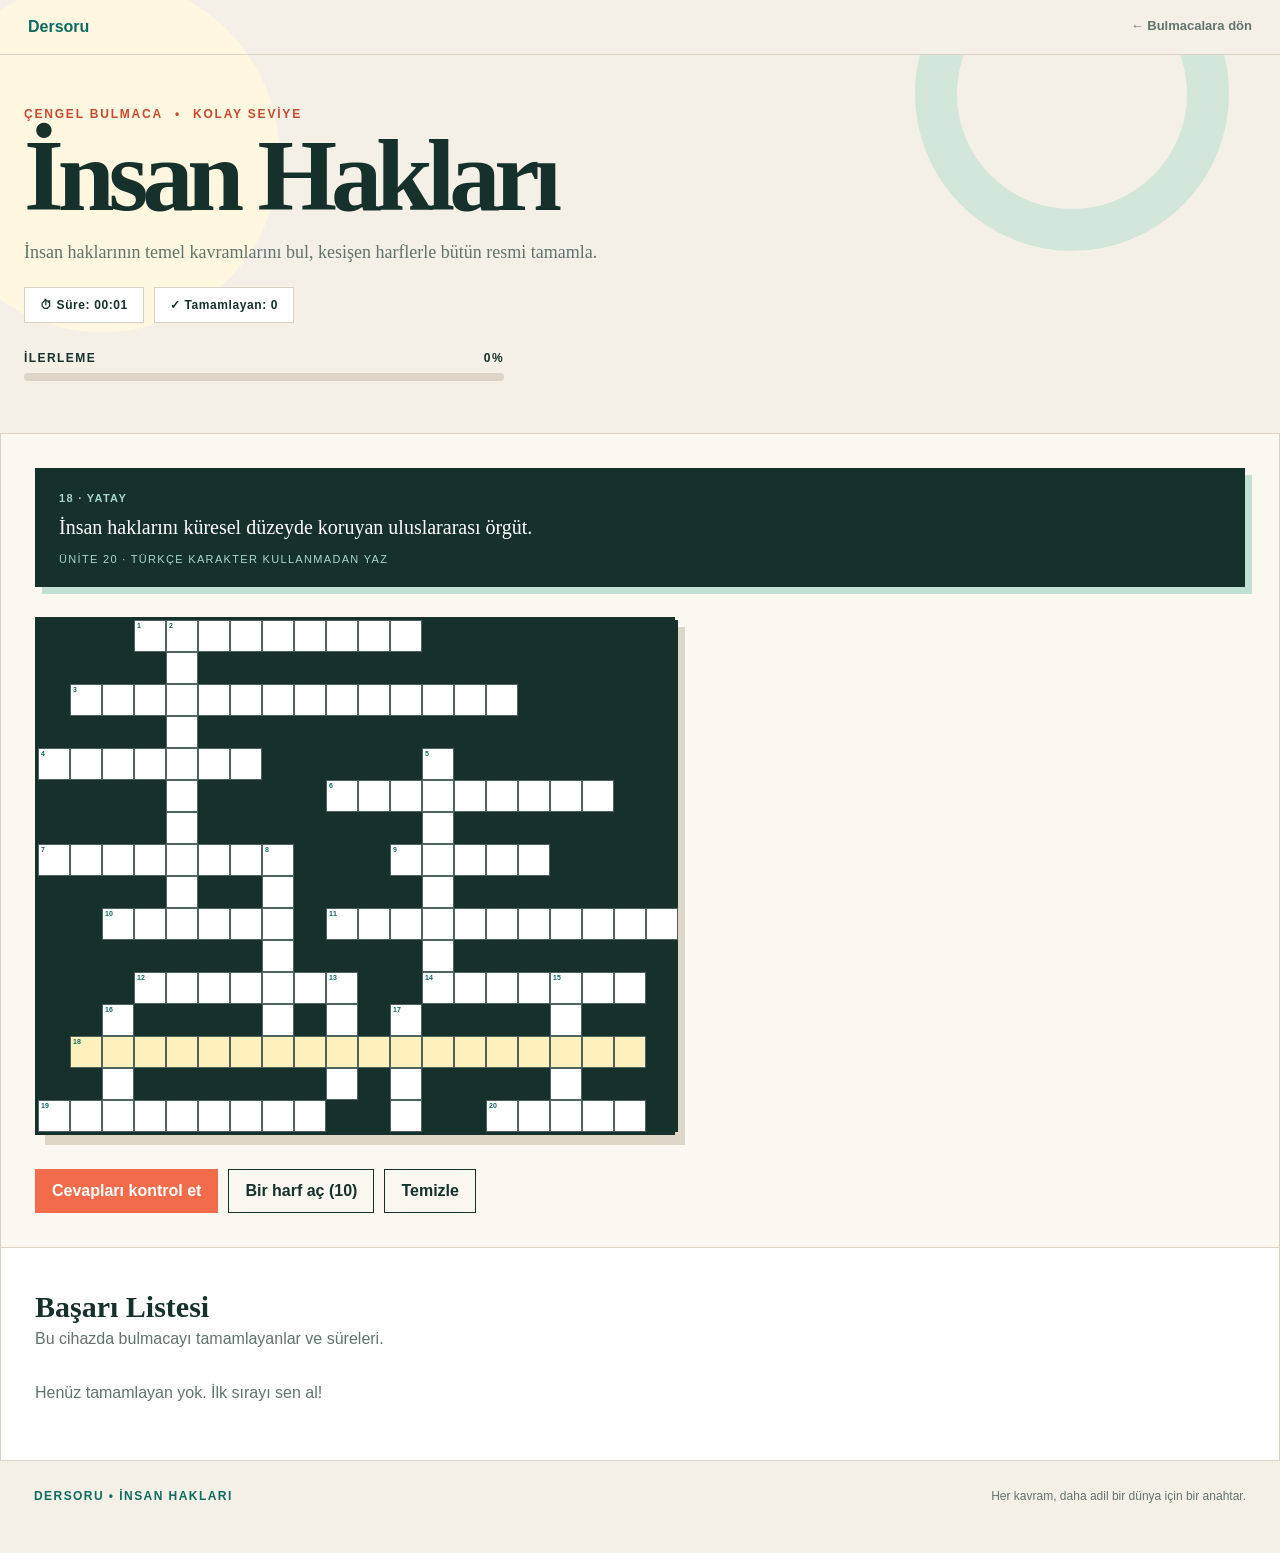
<file: insan-haklari-cengel.html>
<!doctype html>
<html lang="tr"><head><meta charset="utf-8"><meta name="viewport" content="width=device-width,initial-scale=1"><title>İnsan Hakları Bulmacası | Dersoru</title><meta name="description" content="İnsan hakları temel kavramlarını içeren kolay seviye çengel bulmacası."><meta property="og:image" content="https://dersoru.com/haklarin-izinde-og.png">
<style>
:root{--ink:#16302b;--muted:#61736d;--paper:#f4f0e7;--cream:#fbf8f1;--coral:#f26b4b;--teal:#0d6b62;--mint:#bfe0d3;--line:#d9d2c4}*{box-sizing:border-box}html{background:var(--paper)}body{margin:0;color:var(--ink);background:radial-gradient(circle at 8% 10%,#fff7df 0 11rem,transparent 11.1rem),var(--paper);font-family:Arial,sans-serif}button,input{font:inherit}button{color:inherit}.topbar{max-width:1360px;margin:auto;padding:18px 28px;display:flex;justify-content:space-between;border-bottom:1px solid var(--line)}.topbar a{text-decoration:none;font-weight:900;color:var(--teal)}.topbar .back{font-size:13px;color:var(--muted)}.hero{padding:52px max(24px,calc((100vw - 1280px)/2));border-bottom:1px solid var(--line);position:relative;overflow:hidden}.hero:after{content:"";position:absolute;width:230px;height:230px;border:42px solid var(--mint);border-radius:50%;right:4vw;top:-118px;opacity:.6}.eyebrow{display:flex;gap:12px;color:#c9492f;font-weight:800;font-size:12px;letter-spacing:.15em}h1{margin:10px 0 8px;font:800 clamp(52px,8vw,108px)/.88 Georgia,serif;letter-spacing:-.06em}.subtitle{max-width:630px;color:var(--muted);font:18px/1.55 Georgia,serif}.progress-wrap{max-width:480px;margin-top:28px}.progress-meta{display:flex;justify-content:space-between;font-size:12px;text-transform:uppercase;letter-spacing:.12em;font-weight:800}.progress{margin-top:8px;height:8px;background:#ddd6c8;border-radius:9px;overflow:hidden}.progress span{display:block;height:100%;background:var(--coral);transition:width .25s}.game{display:grid;grid-template-columns:minmax(0,1fr);max-width:1360px;margin:auto;border-inline:1px solid var(--line);background:var(--cream)}.board-panel{min-width:0;padding:34px;border-right:0}.current{min-height:118px;background:var(--ink);color:#fff;padding:20px 24px;margin-bottom:24px;box-shadow:7px 7px 0 var(--mint)}.current b,.current small{color:#a8d8c8;font-size:11px;letter-spacing:.12em;text-transform:uppercase}.current p{margin:8px 0;font:20px/1.35 Georgia,serif}.scroll{overflow-x:auto;padding:6px 0 16px}.board{width:640px;display:grid;grid-template-columns:repeat(20,32px);grid-template-rows:repeat(16,32px);background:var(--ink);border:3px solid var(--ink);box-shadow:10px 10px 0 #ded6c7}.block{background:var(--ink)}.cell{width:32px;height:32px;position:relative;background:#fff;border:1px solid #4d625c}.cell.active{background:#fff0bc}.cell.correct{background:#d7efe0}.cell.wrong{background:#ffd5c9;box-shadow:inset 0 0 0 2px var(--coral)}.cell input{width:100%;height:100%;border:0;outline:0;background:transparent;text-align:center;color:var(--ink);font-weight:900;font-size:17px;padding:5px 0 0}.cell:focus-within{z-index:2;box-shadow:inset 0 0 0 3px var(--coral)}.number{position:absolute;top:1px;left:2px;font-size:7px;font-weight:900;color:var(--teal);pointer-events:none}.actions{display:flex;gap:10px;flex-wrap:wrap;margin-top:18px}.actions button{border:1px solid var(--ink);background:transparent;padding:12px 16px;font-weight:800;cursor:pointer}.actions .primary{background:var(--coral);border-color:var(--coral);color:#fff}.actions button:disabled{opacity:.45;cursor:not-allowed}.message{display:none;margin-top:18px;padding:15px 18px;font-weight:700;border-left:5px solid var(--coral);background:#fff0e8}.clues{display:none;padding:34px;background:#efe9dc}.clues-head{display:flex;justify-content:space-between;align-items:center;border-bottom:2px solid var(--ink);padding-bottom:18px}.clues-head small{font-size:10px;letter-spacing:.18em;font-weight:900;color:#c9492f}.clues-head h2{margin:4px 0 0;font:700 27px/1.1 Georgia,serif}.count{width:48px;height:48px;display:grid;place-items:center;border-radius:50%;background:var(--ink);color:#fff;font-weight:900}.group h3{margin:26px 0 10px;font-size:12px;text-transform:uppercase;letter-spacing:.15em}.clue{width:100%;display:grid;grid-template-columns:28px 1fr;gap:8px;border:0;border-top:1px solid #d4ccbd;padding:12px 8px;text-align:left;background:transparent;cursor:pointer}.clue:hover,.clue.selected{background:#fff}.clue>span{font:700 18px Georgia,serif;color:#c9492f}.clue p{margin:0;line-height:1.35;font-size:14px}.clue small{display:block;margin-top:5px;color:var(--muted);text-transform:uppercase;font-size:9px;letter-spacing:.1em;font-weight:800}.game-stats{display:flex;gap:10px;flex-wrap:wrap;margin-top:20px}.stat-chip{background:#fff;border:1px solid var(--line);padding:10px 15px;font-size:12px;font-weight:900;letter-spacing:.05em}.leaderboard{max-width:1360px;margin:auto;padding:42px 34px;background:#fff;border:1px solid var(--line)}.leaderboard h2{margin:0 0 6px;font:700 30px Georgia,serif}.leaderboard>p{margin:0 0 20px;color:var(--muted)}.records{display:grid;gap:8px}.record{display:grid;grid-template-columns:44px 1fr auto;gap:12px;align-items:center;padding:12px 14px;background:var(--paper)}.record strong:first-child{color:var(--coral)}.empty-record{color:var(--muted);padding:16px 0}.finish-modal{position:fixed;inset:0;z-index:50;display:none;place-items:center;padding:20px;background:rgba(22,48,43,.84)}.finish-modal.show{display:grid}.finish-card{width:min(460px,100%);background:var(--cream);padding:34px;border-radius:18px;text-align:center;box-shadow:0 24px 80px rgba(0,0,0,.3)}.trophy{font-size:76px;line-height:1;animation:pop .5s ease}.finish-card h2{font:800 42px Georgia,serif;margin:14px 0 8px}.finish-time{font-size:22px;font-weight:900;color:var(--teal)}.finish-card label{display:block;text-align:left;margin:22px 0 7px;font-size:12px;font-weight:900}.finish-card input{width:100%;padding:13px;border:1px solid var(--line);font-size:16px}.finish-card button{width:100%;margin-top:12px;padding:13px;border:0;background:var(--coral);color:#fff;font-weight:900;cursor:pointer}@keyframes pop{from{transform:scale(.4) rotate(-12deg);opacity:0}to{transform:scale(1);opacity:1}}footer{max-width:1360px;margin:auto;padding:28px 34px 50px;color:var(--muted);font-size:12px;display:flex;justify-content:space-between}.footer-brand{font-weight:900;letter-spacing:.12em;color:var(--teal)}@media(max-width:980px){.game{grid-template-columns:1fr;border-inline:0}.board-panel{border-right:0;border-bottom:1px solid var(--line)}}@media(max-width:560px){.hero{padding:36px 20px}h1{font-size:56px}.board-panel,.clues{padding:22px 16px}.actions button{flex:1 1 45%}.actions .primary{flex-basis:100%}.topbar{padding-inline:20px}footer{flex-direction:column;gap:8px;padding-inline:20px}}
</style><link rel="stylesheet" href="/crossword-responsive.css"></head><body>
<nav class="topbar"><a href="/">Dersoru</a><a class="back" href="/bulmacalar.html">← Bulmacalara dön</a></nav><header class="hero"><div class="eyebrow"><span>ÇENGEL BULMACA</span><span>•</span><span>KOLAY SEVİYE</span></div><h1>İnsan Hakları</h1><p class="subtitle">İnsan haklarının temel kavramlarını bul, kesişen harflerle bütün resmi tamamla.</p><div class="game-stats"><span class="stat-chip">⏱ Süre: <b id="timer">00:00</b></span><span class="stat-chip">✓ Tamamlayan: <b id="solver-count">0</b></span></div><div class="progress-wrap"><div class="progress-meta"><span>İlerleme</span><strong id="percent">0%</strong></div><div class="progress"><span id="bar"></span></div></div></header>
<main class="game"><section class="board-panel"><div class="current"><b id="current-label"></b><p id="current-clue"></p><small id="current-unit"></small></div><div class="scroll"><div class="board" id="board" role="grid"></div></div><div class="actions"><button class="primary" id="check">Cevapları kontrol et</button><button id="hint">Bir harf aç (<span id="hint-count">10</span>)</button><button id="clear">Temizle</button></div><div class="message" id="message"></div></section><aside class="clues"><div class="clues-head"><div><small>İPUÇLARI</small><h2>İnsan Hakları</h2></div><span class="count">20</span></div><div id="clue-list"></div></aside></main><section class="leaderboard"><h2>Başarı Listesi</h2><p>Bu cihazda bulmacayı tamamlayanlar ve süreleri.</p><div class="records" id="records-list"></div></section><div class="finish-modal" id="finish-modal" role="dialog" aria-modal="true" aria-labelledby="finish-title"><div class="finish-card"><div class="trophy">🏆</div><h2 id="finish-title">Tebrikler!</h2><p>Bulmacayı başarıyla tamamladın.</p><div class="finish-time">Süren: <span id="final-time">00:00</span></div><form id="finish-form"><label for="player-name">Adını yaz</label><input id="player-name" maxlength="30" required autocomplete="name" placeholder="Adınız"><button type="submit">Listeye kaydet</button></form></div></div><footer><span class="footer-brand">DERSORU • İNSAN HAKLARI</span><span>Her kavram, daha adil bir dünya için bir anahtar.</span></footer>
<script>
const entries=[['BİRLEŞMİŞMİLLETLER',13,1,'across',20,'İnsan haklarını küresel düzeyde koruyan uluslararası örgüt.'],['AİHS',12,11,'down',18,"Avrupa İnsan Hakları Sözleşmesi'nin kısa adı."],['OMBUDSMAN',0,3,'across',17,'Kamu Denetçiliği Kurumu için kullanılan uluslararası ad.'],['NELİK',11,16,'down',2,'Bir varlığın ne olduğunu anlatan felsefi kavram.'],['AİHM',12,2,'down',19,"Avrupa İnsan Hakları Mahkemesi'nin kısa adı."],['NÜRNBERG',4,12,'down',10,'II. Dünya Savaşı sonrasında savaş suçlarının yargılandığı şehir.'],['KATILIM',7,7,'down',16,'Bireyin yönetime ve kamusal kararlara dahil olması.'],['İNSAN',7,11,'across',1,'İnsan haklarının merkezindeki, değer sahibi varlık.'],['EVRENSELLİK',9,9,'across',11,'Hakların ayrım gözetmeden herkese ait olması ilkesi.'],['DEMOKRASİ',15,0,'across',8,'Halkın kamusal kararların oluşumuna katıldığı yönetim anlayışı.'],['ÖZGÜRLÜK',7,0,'across',12,'Bireyin seçim yapabilme ve davranabilme alanı.'],['HUKUK',15,14,'across',7,'Devlet gücünü kurallara bağlayan ve sınırlayan düzen.'],['KİŞİ',11,9,'down',3,'Hukuk düzeninde hak ve borçların öznesi.'],['GÜVENCE',11,12,'across',4,'Bir hakkı müdahale ve ihlallere karşı koruyan araç.'],['LAİKLİK',11,3,'across',6,'Devletin din ve inançlar karşısındaki tarafsızlığı.'],['ANAYASA',4,0,'across',15,'Temel hakları en üst düzeyde güvenceye alan hukuk metni.'],['MAGNACARTA',0,4,'down',9,"1215'te kralın yetkilerini sınırlayan tarihî belge."],['VAZGEÇİLMEZLİK',2,1,'across',13,'İnsan haklarının kişiden koparılamamasını anlatan özellik.'],['ADALET',9,2,'across',5,'Haklı olana hakkını verme düşüncesi.'],['ÖLÇÜLÜLÜK',5,9,'across',14,'Hak sınırlamasında aracın amaçla dengeli olmasını isteyen ilke.']].map(([answer,row,col,direction,unit,clue])=>({answer,row,col,direction,unit,clue}));
const gameKey=location.pathname.includes('anayasa-hukuku')?'anayasa-hukuku':'insan-haklari',recordsKey=`dersoru-${gameKey}-records`;let startedAt=Date.now(),elapsed=0,finished=false;const formatTime=s=>`${String(Math.floor(s/60)).padStart(2,'0')}:${String(s%60).padStart(2,'0')}`;function getRecords(){try{return JSON.parse(localStorage.getItem(recordsKey)||'[]')}catch{return[]}}function renderRecords(){const data=getRecords().sort((a,b)=>a.time-b.time),box=document.getElementById('records-list');box.textContent='';document.getElementById('solver-count').textContent=new Set(data.map(r=>r.name.toLocaleLowerCase('tr-TR'))).size;if(!data.length){const e=document.createElement('div');e.className='empty-record';e.textContent='Henüz tamamlayan yok. İlk sırayı sen al!';box.append(e);return}data.slice(0,20).forEach((r,i)=>{const row=document.createElement('div');row.className='record';const rank=document.createElement('strong'),name=document.createElement('span'),time=document.createElement('strong');rank.textContent=`#${i+1}`;name.textContent=r.name;time.textContent=formatTime(r.time);row.append(rank,name,time);box.append(row)})}const timerLoop=setInterval(()=>{if(finished)return;elapsed=Math.floor((Date.now()-startedAt)/1000);document.getElementById('timer').textContent=formatTime(elapsed)},1000);function showFinish(){if(finished)return;finished=true;elapsed=Math.floor((Date.now()-startedAt)/1000);clearInterval(timerLoop);document.getElementById('timer').textContent=formatTime(elapsed);document.getElementById('final-time').textContent=formatTime(elapsed);document.getElementById('finish-modal').classList.add('show');setTimeout(()=>document.getElementById('player-name').focus(),100)}document.getElementById('finish-form').onsubmit=e=>{e.preventDefault();const input=document.getElementById('player-name'),name=input.value.trim();if(!name)return;const data=getRecords();data.push({name,time:elapsed,date:new Date().toISOString()});data.sort((a,b)=>a.time-b.time);localStorage.setItem(recordsKey,JSON.stringify(data.slice(0,50)));renderRecords();document.getElementById('finish-modal').classList.remove('show');const m=document.getElementById('message');m.style.display='block';m.textContent=`Tebrikler ${name}! Süren ${formatTime(elapsed)} olarak kaydedildi.`};renderRecords();const cells=new Map(),starts=new Map(),values={};let active=0,checked=false,hints=Math.max(0,Math.min(10,Number(localStorage.getItem('dersoru-insan-haklari-hints')??10)));entries.forEach((e,ei)=>[...e.answer].forEach((letter,i)=>{const r=e.row+(e.direction==='down'?i:0),c=e.col+(e.direction==='across'?i:0),k=`${r}-${c}`,cell=cells.get(k)||{letter,entries:[]};cell.entries.push(ei);cells.set(k,cell)}));[...new Set(entries.map(e=>`${e.row}-${e.col}`))].sort((a,b)=>{const A=a.split('-').map(Number),B=b.split('-').map(Number);return A[0]-B[0]||A[1]-B[1]}).forEach((k,i)=>starts.set(k,i+1));const keysFor=e=>[...e.answer].map((_,i)=>`${e.row+(e.direction==='down'?i:0)}-${e.col+(e.direction==='across'?i:0)}`);const norm=v=>v.toLocaleUpperCase('tr-TR').replace(/[^A-ZÇĞİÖŞÜ]/g,'');
function select(i,focus=true){active=i;document.querySelectorAll('.clue').forEach(b=>b.classList.toggle('selected',+b.dataset.i===i));paint();if(focus){const ks=keysFor(entries[i]),k=ks.find(x=>!values[x])||ks[0];setTimeout(()=>document.querySelector(`[data-key="${k}"] input`)?.focus())}}function paint(){const e=entries[active],activeKeys=new Set(keysFor(e));document.querySelectorAll('.cell').forEach(el=>{const k=el.dataset.key,cell=cells.get(k),v=values[k]||'';el.classList.toggle('active',activeKeys.has(k));el.classList.toggle('correct',checked&&v===cell.letter);el.classList.toggle('wrong',checked&&v&&v!==cell.letter)});document.getElementById('current-label').textContent=`${starts.get(`${e.row}-${e.col}`)} · ${e.direction==='across'?'Yatay':'Dikey'}`;document.getElementById('current-clue').textContent=e.clue;document.getElementById('current-unit').textContent=`Ünite ${e.unit} · Türkçe karakter kullanmadan yaz`;const done=[...cells].filter(([k,c])=>values[k]===c.letter).length,p=Math.round(done/cells.size*100);percent.textContent=p+'%';bar.style.width=p+'%'}
const board=document.getElementById('board');for(let i=0;i<320;i++){const r=Math.floor(i/20),c=i%20,k=`${r}-${c}`,cell=cells.get(k);if(!cell){const x=document.createElement('span');x.className='block';board.append(x);continue}const label=document.createElement('label');label.className='cell';label.dataset.key=k;if(starts.has(k)){const n=document.createElement('span');n.className='number';n.textContent=starts.get(k);label.append(n)}const input=document.createElement('input');input.maxLength=1;input.autocomplete='off';input.onfocus=()=>{if(!cell.entries.includes(active))select(cell.entries[0],false)};input.onclick=()=>{if(cell.entries.length>1&&cell.entries.includes(active))select(cell.entries.find(x=>x!==active),false)};input.oninput=ev=>{const v=norm(ev.target.value).slice(-1);ev.target.value=v;values[k]=v;checked=false;paint();if(v){const ks=keysFor(entries[active]),next=ks[ks.indexOf(k)+1];if(next)document.querySelector(`[data-key="${next}"] input`)?.focus()}};label.append(input);board.append(label)}const list=document.getElementById('clue-list');['across','down'].forEach(dir=>{const group=document.createElement('div');group.className='group';group.innerHTML=`<h3>${dir==='across'?'Yatay':'Dikey'}</h3>`;entries.forEach((e,i)=>{if(e.direction!==dir)return;const b=document.createElement('button');b.className='clue';b.dataset.i=i;b.innerHTML=`<span>${starts.get(`${e.row}-${e.col}`)}</span><p>${e.clue}<small>Ünite ${e.unit}</small></p>`;b.onclick=()=>select(i);group.append(b)});list.append(group)});
check.onclick=()=>{checked=true;paint();const m=message,p=percent.textContent;m.style.display='block';m.textContent=p==='100%'?'Tebrikler! Bulmacayı tamamladın.':'Turuncu kutuları yeniden düşün. Doğru harfler yeşille işaretlendi.';if(p==='100%')showFinish()};hint.onclick=()=>{if(hints<=0)return;const k=keysFor(entries[active]).find(x=>values[x]!==cells.get(x).letter);if(!k)return;hints--;localStorage.setItem('dersoru-insan-haklari-hints',hints);document.getElementById('hint-count').textContent=hints;hint.disabled=hints===0;values[k]=cells.get(k).letter;const input=document.querySelector(`[data-key="${k}"] input`);input.value=values[k];checked=false;paint();input.focus()};document.getElementById('hint-count').textContent=hints;hint.disabled=hints===0;clear.onclick=()=>{Object.keys(values).forEach(k=>delete values[k]);document.querySelectorAll('.cell input').forEach(i=>i.value='');checked=false;message.style.display='none';paint()};select(0,false);
</script></body></html>
</file>
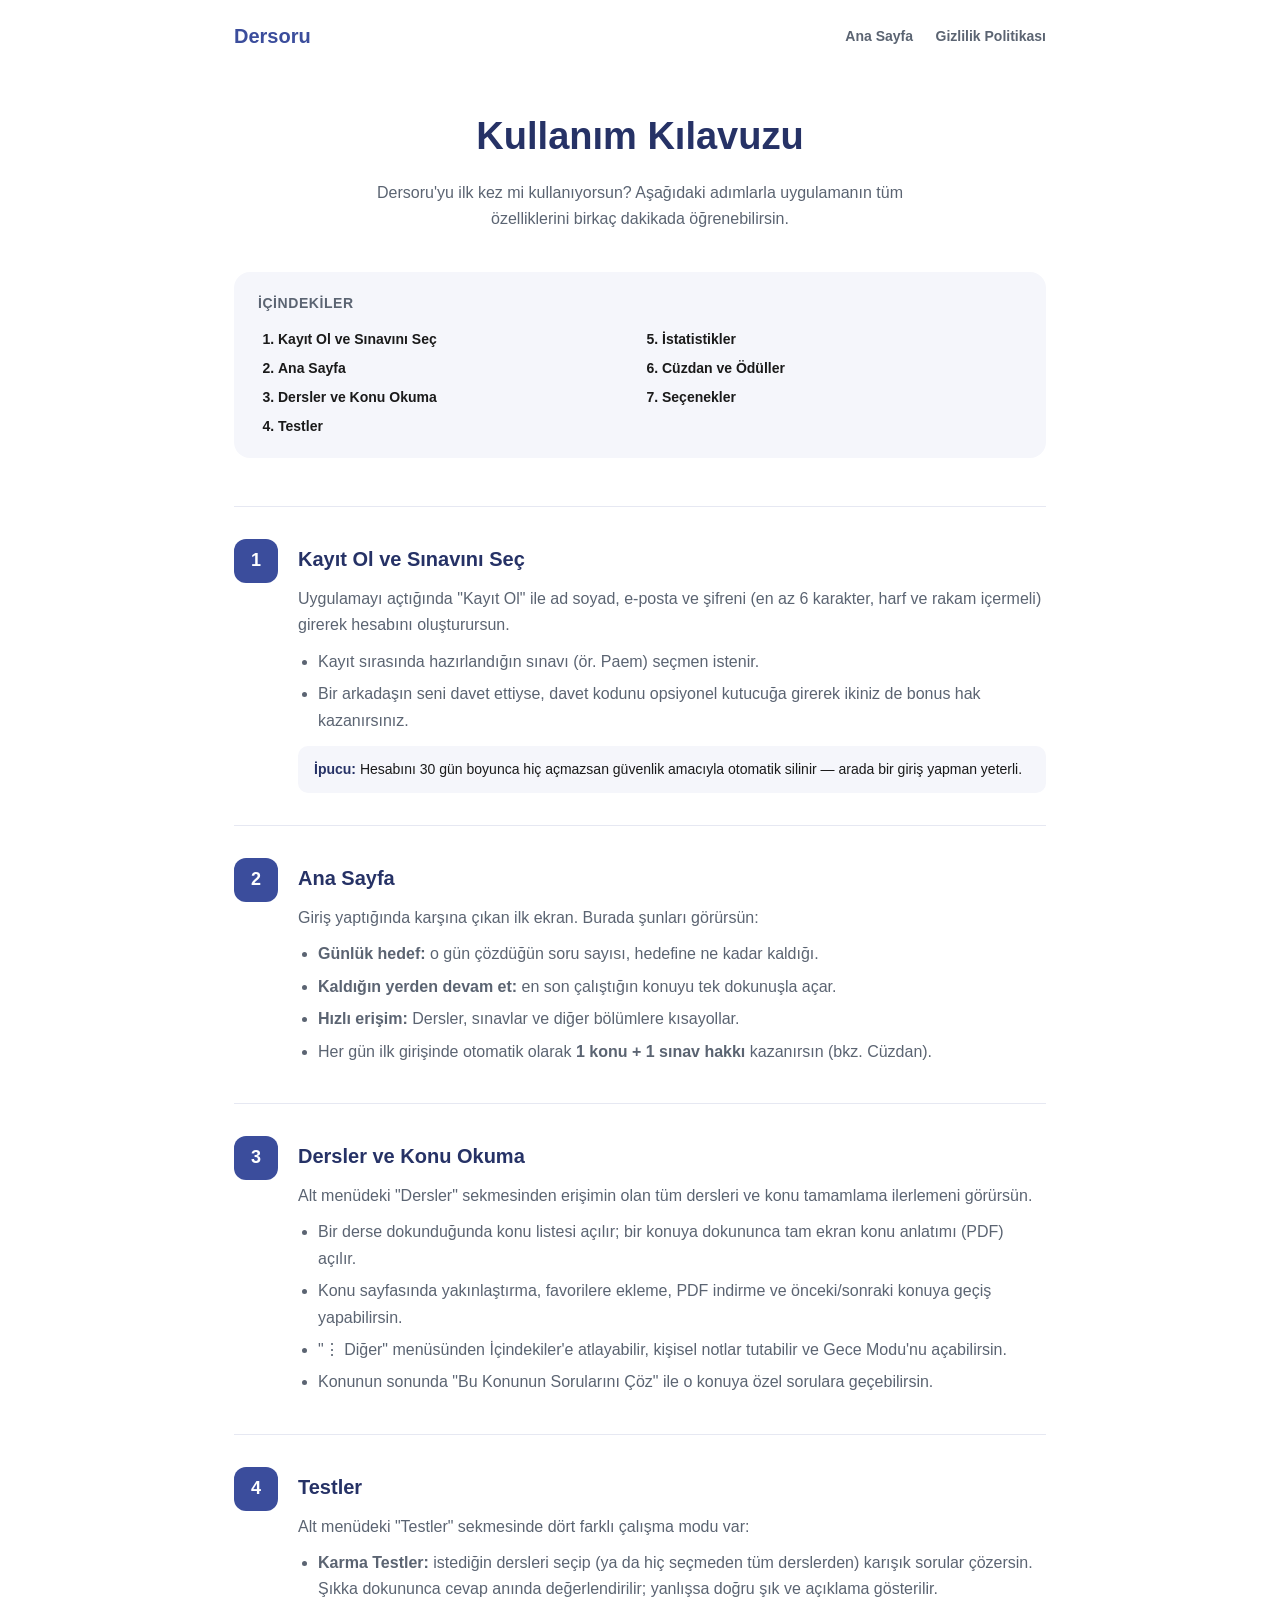
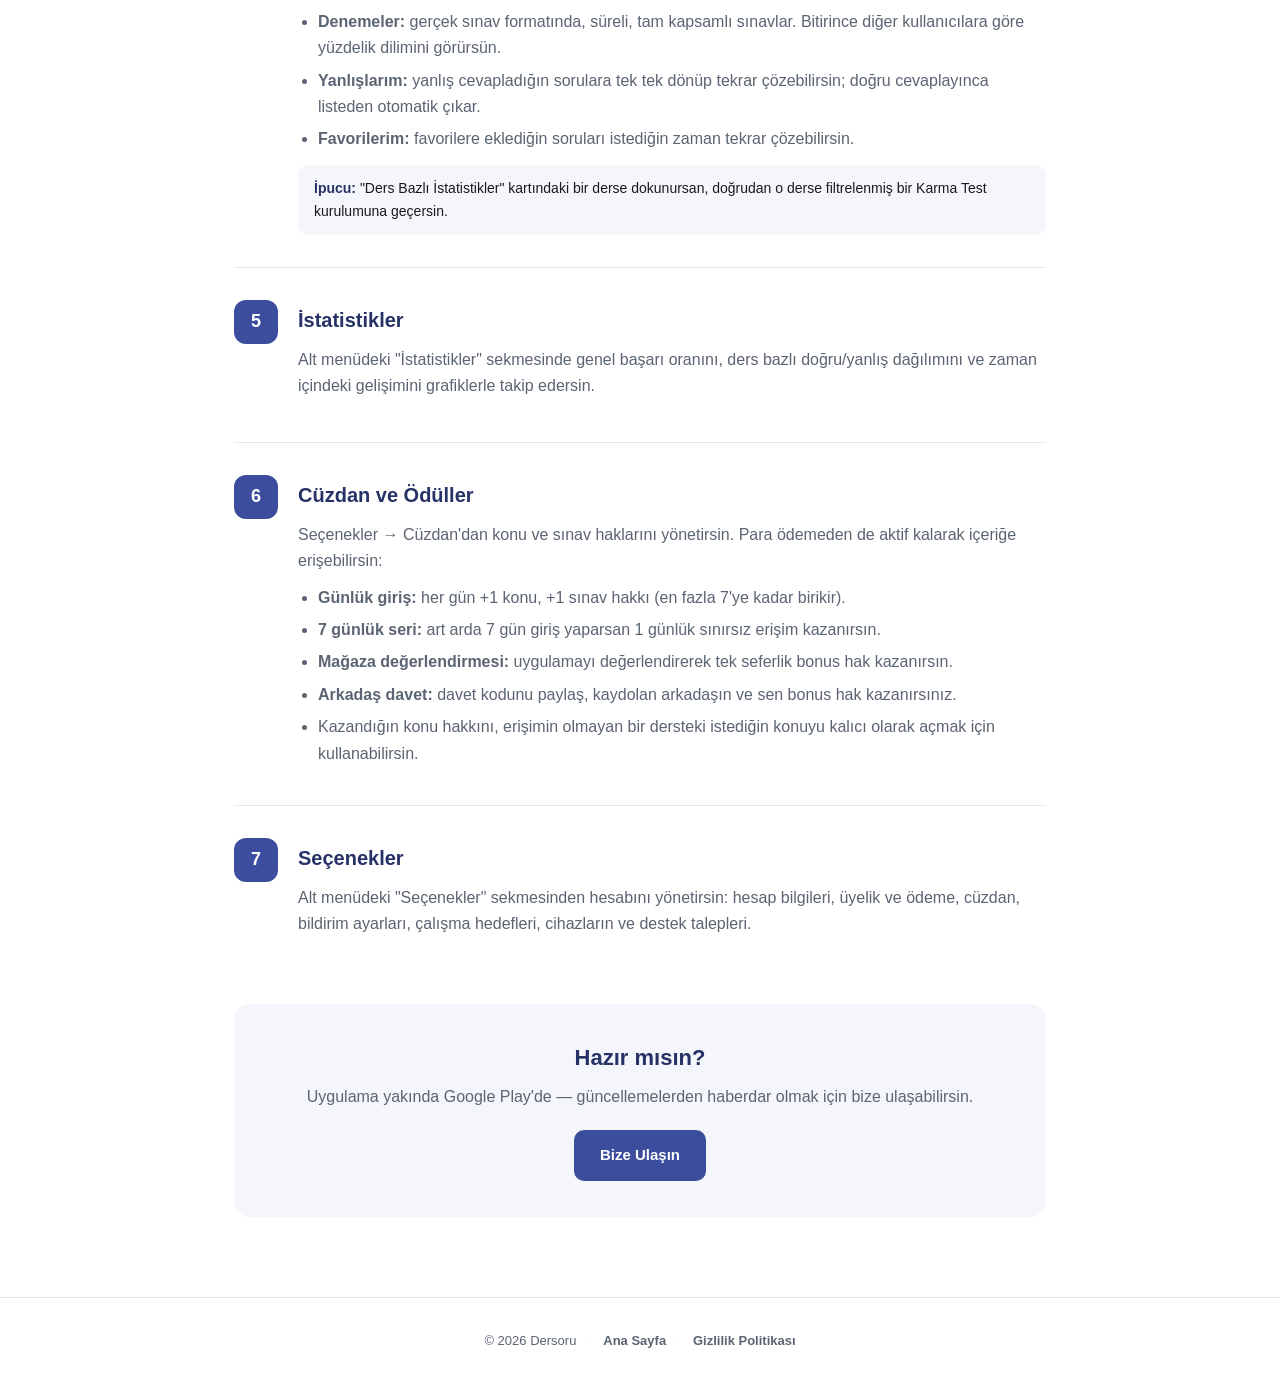
<file: kullanim-kilavuzu.html>
<!doctype html>
<html lang="tr">
<head>
<meta charset="utf-8">
<meta name="viewport" content="width=device-width, initial-scale=1">
<title>Dersoru — Kullanım Kılavuzu</title>
<meta name="description" content="Dersoru uygulamasını nasıl kullanacağınızı adım adım anlatan kılavuz: kayıt, dersler, testler, cüzdan ve daha fazlası.">
<style>
  :root {
    --accent: #3b4d9c;
    --accent-dark: #263266;
    --bg-soft: #f5f6fb;
    --text: #1a1a1a;
    --text-secondary: #5b6472;
    --border: #e6e8f2;
  }
  * { box-sizing: border-box; }
  body {
    font-family: -apple-system, BlinkMacSystemFont, "Segoe UI", Roboto, sans-serif;
    margin: 0;
    color: var(--text);
    background: #fff;
    line-height: 1.65;
  }
  a { color: var(--accent); text-decoration: none; }
  a:hover { text-decoration: underline; }

  header {
    display: flex;
    align-items: center;
    justify-content: space-between;
    padding: 20px 24px;
    max-width: 860px;
    margin: 0 auto;
  }
  .logo { font-size: 20px; font-weight: 800; color: var(--accent-dark); }
  nav a { color: var(--text-secondary); font-size: 14px; font-weight: 600; margin-left: 18px; }

  main { max-width: 860px; margin: 0 auto; padding: 8px 24px 80px; }

  .intro { text-align: center; padding: 24px 0 40px; }
  h1 { font-size: clamp(28px, 4vw, 38px); font-weight: 800; color: var(--accent-dark); margin: 0 0 12px; }
  .intro p { color: var(--text-secondary); font-size: 16px; max-width: 560px; margin: 0 auto; }

  .toc {
    background: var(--bg-soft);
    border-radius: 16px;
    padding: 20px 24px;
    margin-bottom: 48px;
  }
  .toc h2 { font-size: 14px; text-transform: uppercase; letter-spacing: .04em; color: var(--text-secondary); margin: 0 0 12px; }
  .toc ol { margin: 0; padding-left: 20px; columns: 2; column-gap: 24px; }
  .toc li { margin-bottom: 6px; font-weight: 600; font-size: 14px; }
  .toc a { color: var(--text); }

  .step {
    display: flex;
    gap: 20px;
    padding: 32px 0;
    border-top: 1px solid var(--border);
  }
  .step:first-of-type { border-top: none; }
  .step-number {
    flex: none;
    width: 44px;
    height: 44px;
    border-radius: 12px;
    background: var(--accent);
    color: #fff;
    display: flex;
    align-items: center;
    justify-content: center;
    font-weight: 800;
    font-size: 18px;
  }
  .step-body h2 { font-size: 20px; color: var(--accent-dark); margin: 4px 0 10px; }
  .step-body p { color: var(--text-secondary); margin: 0 0 10px; }
  .step-body ul { margin: 0; padding-left: 20px; color: var(--text-secondary); }
  .step-body li { margin-bottom: 6px; }
  .tip {
    background: var(--bg-soft);
    border-radius: 10px;
    padding: 12px 16px;
    font-size: 14px;
    color: var(--text);
    margin-top: 12px;
  }
  .tip strong { color: var(--accent-dark); }

  .cta {
    text-align: center;
    background: var(--bg-soft);
    border-radius: 16px;
    padding: 36px 24px;
    margin-top: 24px;
  }
  .cta h2 { color: var(--accent-dark); margin: 0 0 8px; font-size: 22px; }
  .cta p { color: var(--text-secondary); margin: 0 0 20px; }
  .btn {
    display: inline-block;
    padding: 13px 26px;
    border-radius: 10px;
    font-weight: 700;
    font-size: 15px;
    background: var(--accent);
    color: #fff;
  }
  .btn:hover { background: var(--accent-dark); text-decoration: none; }

  footer {
    border-top: 1px solid var(--border);
    padding: 32px 24px;
    text-align: center;
    color: var(--text-secondary);
    font-size: 13px;
  }
  footer a { color: var(--text-secondary); font-weight: 600; }
  footer .sep { margin: 0 8px; color: var(--border); }

  @media (max-width: 520px) {
    .toc ol { columns: 1; }
    .step { flex-direction: column; }
  }

  @media (prefers-color-scheme: dark) {
    body { background: #0f1117; color: #e8e9f0; }
    :root { --bg-soft: #171a24; --border: #262a38; --text-secondary: #9aa2b5; }
    .toc a { color: #e8e9f0; }
    .tip { color: #e8e9f0; }
  }
</style>
</head>
<body>

<header>
  <div class="logo"><a href="/">Dersoru</a></div>
  <nav>
    <a href="/">Ana Sayfa</a>
    <a href="/privacy-policy.html">Gizlilik Politikası</a>
  </nav>
</header>

<main>
  <div class="intro">
    <h1>Kullanım Kılavuzu</h1>
    <p>Dersoru'yu ilk kez mi kullanıyorsun? Aşağıdaki adımlarla uygulamanın tüm özelliklerini birkaç dakikada öğrenebilirsin.</p>
  </div>

  <div class="toc">
    <h2>İçindekiler</h2>
    <ol>
      <li><a href="#kayit">Kayıt Ol ve Sınavını Seç</a></li>
      <li><a href="#anasayfa">Ana Sayfa</a></li>
      <li><a href="#dersler">Dersler ve Konu Okuma</a></li>
      <li><a href="#testler">Testler</a></li>
      <li><a href="#istatistikler">İstatistikler</a></li>
      <li><a href="#cuzdan">Cüzdan ve Ödüller</a></li>
      <li><a href="#secenekler">Seçenekler</a></li>
    </ol>
  </div>

  <div class="step" id="kayit">
    <div class="step-number">1</div>
    <div class="step-body">
      <h2>Kayıt Ol ve Sınavını Seç</h2>
      <p>Uygulamayı açtığında "Kayıt Ol" ile ad soyad, e-posta ve şifreni (en az 6 karakter, harf ve rakam içermeli) girerek hesabını oluşturursun.</p>
      <ul>
        <li>Kayıt sırasında hazırlandığın sınavı (ör. Paem) seçmen istenir.</li>
        <li>Bir arkadaşın seni davet ettiyse, davet kodunu opsiyonel kutucuğa girerek ikiniz de bonus hak kazanırsınız.</li>
      </ul>
      <div class="tip"><strong>İpucu:</strong> Hesabını 30 gün boyunca hiç açmazsan güvenlik amacıyla otomatik silinir — arada bir giriş yapman yeterli.</div>
    </div>
  </div>

  <div class="step" id="anasayfa">
    <div class="step-number">2</div>
    <div class="step-body">
      <h2>Ana Sayfa</h2>
      <p>Giriş yaptığında karşına çıkan ilk ekran. Burada şunları görürsün:</p>
      <ul>
        <li><strong>Günlük hedef:</strong> o gün çözdüğün soru sayısı, hedefine ne kadar kaldığı.</li>
        <li><strong>Kaldığın yerden devam et:</strong> en son çalıştığın konuyu tek dokunuşla açar.</li>
        <li><strong>Hızlı erişim:</strong> Dersler, sınavlar ve diğer bölümlere kısayollar.</li>
        <li>Her gün ilk girişinde otomatik olarak <strong>1 konu + 1 sınav hakkı</strong> kazanırsın (bkz. Cüzdan).</li>
      </ul>
    </div>
  </div>

  <div class="step" id="dersler">
    <div class="step-number">3</div>
    <div class="step-body">
      <h2>Dersler ve Konu Okuma</h2>
      <p>Alt menüdeki "Dersler" sekmesinden erişimin olan tüm dersleri ve konu tamamlama ilerlemeni görürsün.</p>
      <ul>
        <li>Bir derse dokunduğunda konu listesi açılır; bir konuya dokununca tam ekran konu anlatımı (PDF) açılır.</li>
        <li>Konu sayfasında yakınlaştırma, favorilere ekleme, PDF indirme ve önceki/sonraki konuya geçiş yapabilirsin.</li>
        <li>"⋮ Diğer" menüsünden İçindekiler'e atlayabilir, kişisel notlar tutabilir ve Gece Modu'nu açabilirsin.</li>
        <li>Konunun sonunda "Bu Konunun Sorularını Çöz" ile o konuya özel sorulara geçebilirsin.</li>
      </ul>
    </div>
  </div>

  <div class="step" id="testler">
    <div class="step-number">4</div>
    <div class="step-body">
      <h2>Testler</h2>
      <p>Alt menüdeki "Testler" sekmesinde dört farklı çalışma modu var:</p>
      <ul>
        <li><strong>Karma Testler:</strong> istediğin dersleri seçip (ya da hiç seçmeden tüm derslerden) karışık sorular çözersin. Şıkka dokununca cevap anında değerlendirilir; yanlışsa doğru şık ve açıklama gösterilir.</li>
        <li><strong>Denemeler:</strong> gerçek sınav formatında, süreli, tam kapsamlı sınavlar. Bitirince diğer kullanıcılara göre yüzdelik dilimini görürsün.</li>
        <li><strong>Yanlışlarım:</strong> yanlış cevapladığın sorulara tek tek dönüp tekrar çözebilirsin; doğru cevaplayınca listeden otomatik çıkar.</li>
        <li><strong>Favorilerim:</strong> favorilere eklediğin soruları istediğin zaman tekrar çözebilirsin.</li>
      </ul>
      <div class="tip"><strong>İpucu:</strong> "Ders Bazlı İstatistikler" kartındaki bir derse dokunursan, doğrudan o derse filtrelenmiş bir Karma Test kurulumuna geçersin.</div>
    </div>
  </div>

  <div class="step" id="istatistikler">
    <div class="step-number">5</div>
    <div class="step-body">
      <h2>İstatistikler</h2>
      <p>Alt menüdeki "İstatistikler" sekmesinde genel başarı oranını, ders bazlı doğru/yanlış dağılımını ve zaman içindeki gelişimini grafiklerle takip edersin.</p>
    </div>
  </div>

  <div class="step" id="cuzdan">
    <div class="step-number">6</div>
    <div class="step-body">
      <h2>Cüzdan ve Ödüller</h2>
      <p>Seçenekler → Cüzdan'dan konu ve sınav haklarını yönetirsin. Para ödemeden de aktif kalarak içeriğe erişebilirsin:</p>
      <ul>
        <li><strong>Günlük giriş:</strong> her gün +1 konu, +1 sınav hakkı (en fazla 7'ye kadar birikir).</li>
        <li><strong>7 günlük seri:</strong> art arda 7 gün giriş yaparsan 1 günlük sınırsız erişim kazanırsın.</li>
        <li><strong>Mağaza değerlendirmesi:</strong> uygulamayı değerlendirerek tek seferlik bonus hak kazanırsın.</li>
        <li><strong>Arkadaş davet:</strong> davet kodunu paylaş, kaydolan arkadaşın ve sen bonus hak kazanırsınız.</li>
        <li>Kazandığın konu hakkını, erişimin olmayan bir dersteki istediğin konuyu kalıcı olarak açmak için kullanabilirsin.</li>
      </ul>
    </div>
  </div>

  <div class="step" id="secenekler">
    <div class="step-number">7</div>
    <div class="step-body">
      <h2>Seçenekler</h2>
      <p>Alt menüdeki "Seçenekler" sekmesinden hesabını yönetirsin: hesap bilgileri, üyelik ve ödeme, cüzdan, bildirim ayarları, çalışma hedefleri, cihazların ve destek talepleri.</p>
    </div>
  </div>

  <div class="cta">
    <h2>Hazır mısın?</h2>
    <p>Uygulama yakında Google Play'de — güncellemelerden haberdar olmak için bize ulaşabilirsin.</p>
    <a class="btn" href="mailto:dersoru.admin@gmail.com">Bize Ulaşın</a>
  </div>
</main>

<footer>
  <span>© 2026 Dersoru</span>
  <span class="sep">·</span>
  <a href="/">Ana Sayfa</a>
  <span class="sep">·</span>
  <a href="/privacy-policy.html">Gizlilik Politikası</a>
</footer>

</body>
</html>
</file>
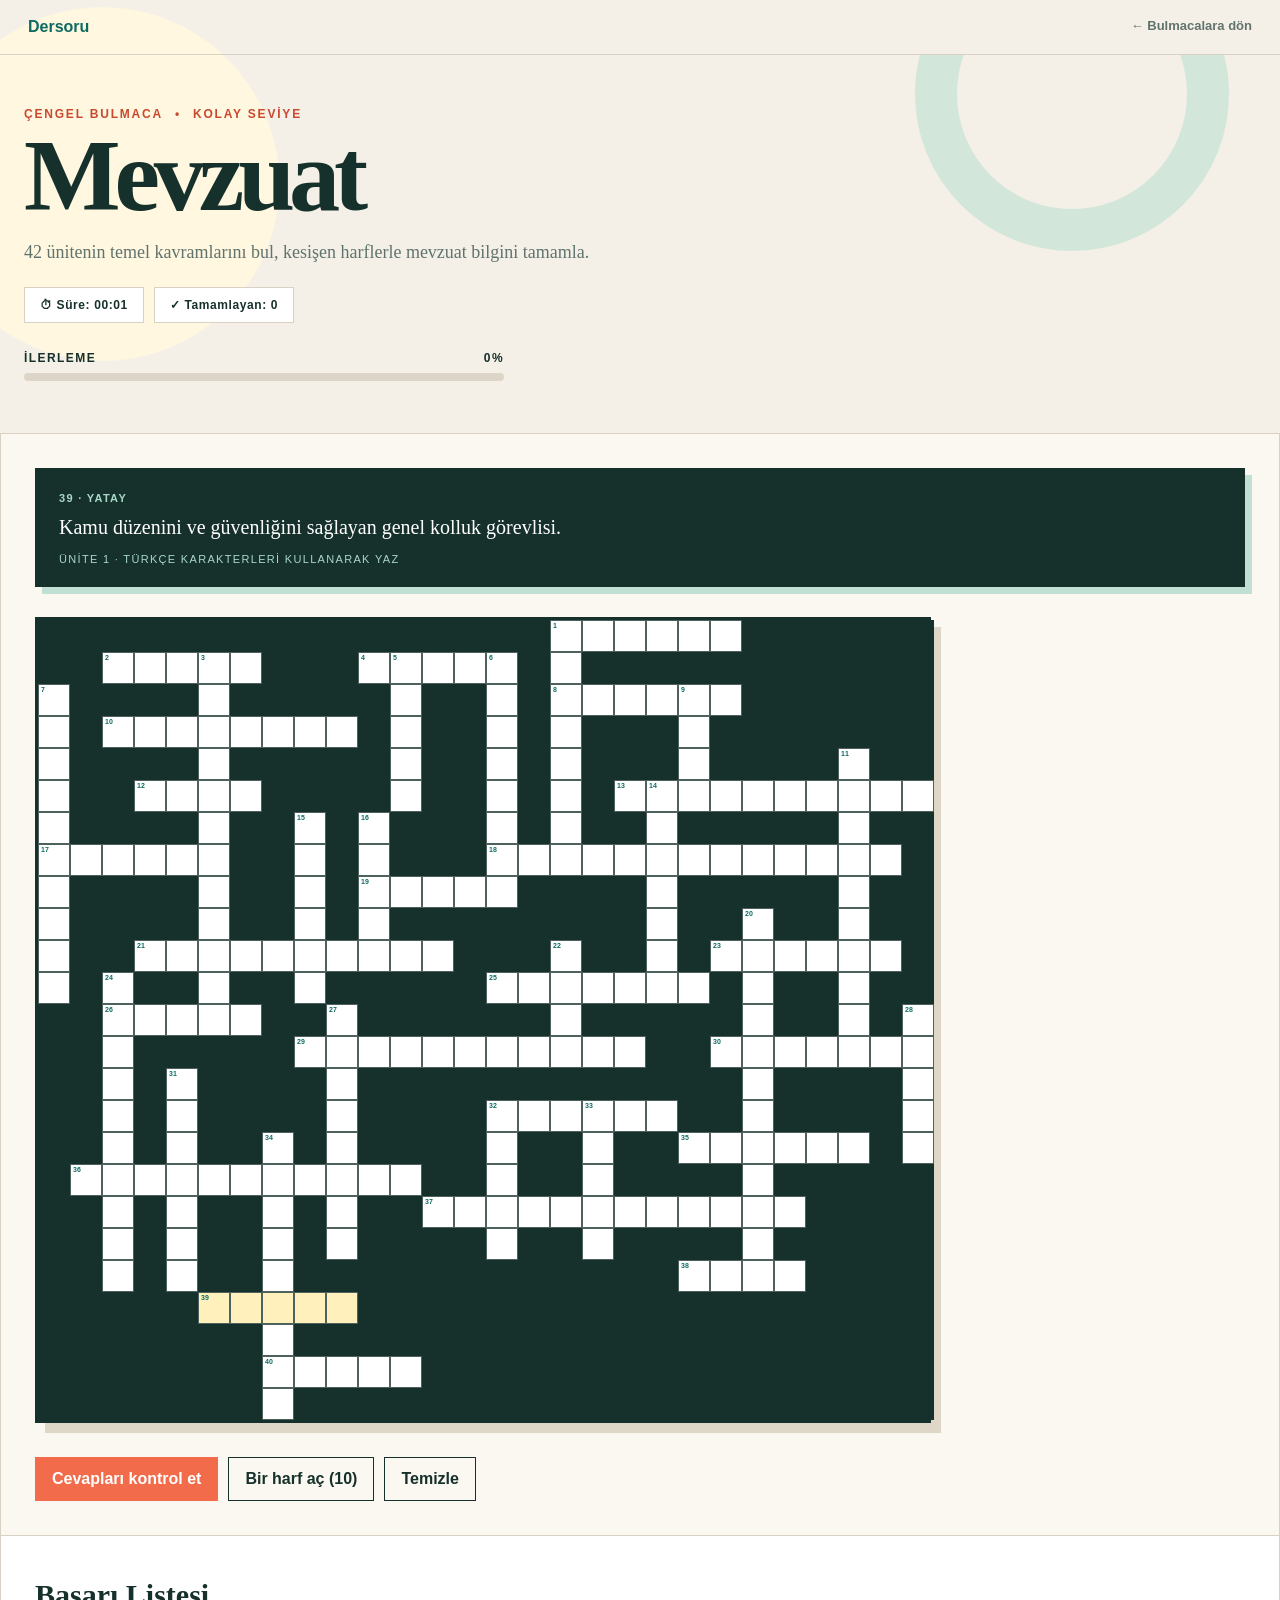
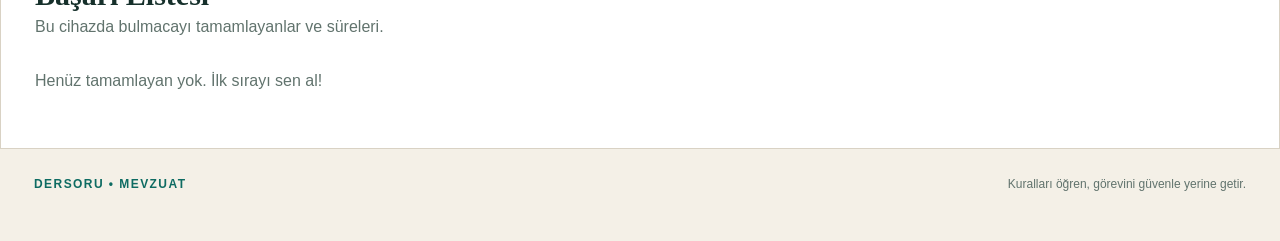
<file: mevzuat-cengel.html>
<!doctype html>
<html lang="tr"><head><meta charset="utf-8"><meta name="viewport" content="width=device-width,initial-scale=1"><title>Mevzuat Bulmacası | Dersoru</title><meta name="description" content="Mevzuat dersinin 42 ünitesinden temel kavramları içeren kolay seviye çengel bulmacası."><meta property="og:image" content="https://dersoru.com/haklarin-izinde-og.png">
<style>
:root{--ink:#16302b;--muted:#61736d;--paper:#f4f0e7;--cream:#fbf8f1;--coral:#f26b4b;--teal:#0d6b62;--mint:#bfe0d3;--line:#d9d2c4}*{box-sizing:border-box}html{background:var(--paper)}body{margin:0;color:var(--ink);background:radial-gradient(circle at 8% 10%,#fff7df 0 11rem,transparent 11.1rem),var(--paper);font-family:Arial,sans-serif}button,input{font:inherit}button{color:inherit}.topbar{max-width:1360px;margin:auto;padding:18px 28px;display:flex;justify-content:space-between;border-bottom:1px solid var(--line)}.topbar a{text-decoration:none;font-weight:900;color:var(--teal)}.topbar .back{font-size:13px;color:var(--muted)}.hero{padding:52px max(24px,calc((100vw - 1280px)/2));border-bottom:1px solid var(--line);position:relative;overflow:hidden}.hero:after{content:"";position:absolute;width:230px;height:230px;border:42px solid var(--mint);border-radius:50%;right:4vw;top:-118px;opacity:.6}.eyebrow{display:flex;gap:12px;color:#c9492f;font-weight:800;font-size:12px;letter-spacing:.15em}h1{margin:10px 0 8px;font:800 clamp(52px,8vw,108px)/.88 Georgia,serif;letter-spacing:-.06em}.subtitle{max-width:630px;color:var(--muted);font:18px/1.55 Georgia,serif}.progress-wrap{max-width:480px;margin-top:28px}.progress-meta{display:flex;justify-content:space-between;font-size:12px;text-transform:uppercase;letter-spacing:.12em;font-weight:800}.progress{margin-top:8px;height:8px;background:#ddd6c8;border-radius:9px;overflow:hidden}.progress span{display:block;height:100%;background:var(--coral);transition:width .25s}.game{display:grid;grid-template-columns:minmax(0,1fr);max-width:1360px;margin:auto;border-inline:1px solid var(--line);background:var(--cream)}.board-panel{min-width:0;padding:34px;border-right:0}.current{min-height:118px;background:var(--ink);color:#fff;padding:20px 24px;margin-bottom:24px;box-shadow:7px 7px 0 var(--mint)}.current b,.current small{color:#a8d8c8;font-size:11px;letter-spacing:.12em;text-transform:uppercase}.current p{margin:8px 0;font:20px/1.35 Georgia,serif}.scroll{overflow-x:auto;padding:6px 0 16px}.board{width:896px;display:grid;grid-template-columns:repeat(28,32px);grid-template-rows:repeat(25,32px);background:var(--ink);border:3px solid var(--ink);box-shadow:10px 10px 0 #ded6c7}.block{background:var(--ink)}.cell{width:32px;height:32px;position:relative;background:#fff;border:1px solid #4d625c}.cell.active{background:#fff0bc}.cell.correct{background:#d7efe0}.cell.wrong{background:#ffd5c9;box-shadow:inset 0 0 0 2px var(--coral)}.cell input{width:100%;height:100%;border:0;outline:0;background:transparent;text-align:center;color:var(--ink);font-weight:900;font-size:17px;padding:5px 0 0}.cell:focus-within{z-index:2;box-shadow:inset 0 0 0 3px var(--coral)}.number{position:absolute;top:1px;left:2px;font-size:7px;font-weight:900;color:var(--teal);pointer-events:none}.actions{display:flex;gap:10px;flex-wrap:wrap;margin-top:18px}.actions button{border:1px solid var(--ink);background:transparent;padding:12px 16px;font-weight:800;cursor:pointer}.actions .primary{background:var(--coral);border-color:var(--coral);color:#fff}.actions button:disabled{opacity:.45;cursor:not-allowed}.message{display:none;margin-top:18px;padding:15px 18px;font-weight:700;border-left:5px solid var(--coral);background:#fff0e8}.clues{display:none;padding:34px;background:#efe9dc}.clues-head{display:flex;justify-content:space-between;align-items:center;border-bottom:2px solid var(--ink);padding-bottom:18px}.clues-head small{font-size:10px;letter-spacing:.18em;font-weight:900;color:#c9492f}.clues-head h2{margin:4px 0 0;font:700 27px/1.1 Georgia,serif}.count{width:48px;height:48px;display:grid;place-items:center;border-radius:50%;background:var(--ink);color:#fff;font-weight:900}.group h3{margin:26px 0 10px;font-size:12px;text-transform:uppercase;letter-spacing:.15em}.clue{width:100%;display:grid;grid-template-columns:28px 1fr;gap:8px;border:0;border-top:1px solid #d4ccbd;padding:12px 8px;text-align:left;background:transparent;cursor:pointer}.clue:hover,.clue.selected{background:#fff}.clue>span{font:700 18px Georgia,serif;color:#c9492f}.clue p{margin:0;line-height:1.35;font-size:14px}.clue small{display:block;margin-top:5px;color:var(--muted);text-transform:uppercase;font-size:9px;letter-spacing:.1em;font-weight:800}.game-stats{display:flex;gap:10px;flex-wrap:wrap;margin-top:20px}.stat-chip{background:#fff;border:1px solid var(--line);padding:10px 15px;font-size:12px;font-weight:900;letter-spacing:.05em}.leaderboard{max-width:1360px;margin:auto;padding:42px 34px;background:#fff;border:1px solid var(--line)}.leaderboard h2{margin:0 0 6px;font:700 30px Georgia,serif}.leaderboard>p{margin:0 0 20px;color:var(--muted)}.records{display:grid;gap:8px}.record{display:grid;grid-template-columns:44px 1fr auto;gap:12px;align-items:center;padding:12px 14px;background:var(--paper)}.record strong:first-child{color:var(--coral)}.empty-record{color:var(--muted);padding:16px 0}.finish-modal{position:fixed;inset:0;z-index:50;display:none;place-items:center;padding:20px;background:rgba(22,48,43,.84)}.finish-modal.show{display:grid}.finish-card{width:min(460px,100%);background:var(--cream);padding:34px;border-radius:18px;text-align:center;box-shadow:0 24px 80px rgba(0,0,0,.3)}.trophy{font-size:76px;line-height:1;animation:pop .5s ease}.finish-card h2{font:800 42px Georgia,serif;margin:14px 0 8px}.finish-time{font-size:22px;font-weight:900;color:var(--teal)}.finish-card label{display:block;text-align:left;margin:22px 0 7px;font-size:12px;font-weight:900}.finish-card input{width:100%;padding:13px;border:1px solid var(--line);font-size:16px}.finish-card button{width:100%;margin-top:12px;padding:13px;border:0;background:var(--coral);color:#fff;font-weight:900;cursor:pointer}@keyframes pop{from{transform:scale(.4) rotate(-12deg);opacity:0}to{transform:scale(1);opacity:1}}footer{max-width:1360px;margin:auto;padding:28px 34px 50px;color:var(--muted);font-size:12px;display:flex;justify-content:space-between}.footer-brand{font-weight:900;letter-spacing:.12em;color:var(--teal)}@media(max-width:980px){.game{grid-template-columns:1fr;border-inline:0}.board-panel{border-right:0;border-bottom:1px solid var(--line)}}@media(max-width:560px){.hero{padding:36px 20px}h1{font-size:56px}.board-panel,.clues{padding:22px 16px}.actions button{flex:1 1 45%}.actions .primary{flex-basis:100%}.topbar{padding-inline:20px}footer{flex-direction:column;gap:8px;padding-inline:20px}}
</style><link rel="stylesheet" href="/crossword-responsive.css"></head><body>
<nav class="topbar"><a href="/">Dersoru</a><a class="back" href="/bulmacalar.html">← Bulmacalara dön</a></nav><header class="hero"><div class="eyebrow"><span>ÇENGEL BULMACA</span><span>•</span><span>KOLAY SEVİYE</span></div><h1>Mevzuat</h1><p class="subtitle">42 ünitenin temel kavramlarını bul, kesişen harflerle mevzuat bilgini tamamla.</p><div class="game-stats"><span class="stat-chip">⏱ Süre: <b id="timer">00:00</b></span><span class="stat-chip">✓ Tamamlayan: <b id="solver-count">0</b></span></div><div class="progress-wrap"><div class="progress-meta"><span>İlerleme</span><strong id="percent">0%</strong></div><div class="progress"><span id="bar"></span></div></div></header>
<main class="game"><section class="board-panel"><div class="current"><b id="current-label"></b><p id="current-clue"></p><small id="current-unit"></small></div><div class="scroll"><div class="board" id="board" role="grid"></div></div><div class="actions"><button class="primary" id="check">Cevapları kontrol et</button><button id="hint">Bir harf aç (<span id="hint-count">10</span>)</button><button id="clear">Temizle</button></div><div class="message" id="message"></div></section><aside class="clues"><div class="clues-head"><div><small>İPUÇLARI</small><h2>Mevzuat</h2></div><span class="count">42</span></div><div id="clue-list"></div></aside></main><section class="leaderboard"><h2>Başarı Listesi</h2><p>Bu cihazda bulmacayı tamamlayanlar ve süreleri.</p><div class="records" id="records-list"></div></section><div class="finish-modal" id="finish-modal" role="dialog" aria-modal="true" aria-labelledby="finish-title"><div class="finish-card"><div class="trophy">🏆</div><h2 id="finish-title">Tebrikler!</h2><p>Bulmacayı başarıyla tamamladın.</p><div class="finish-time">Süren: <span id="final-time">00:00</span></div><form id="finish-form"><label for="player-name">Adını yaz</label><input id="player-name" maxlength="30" required autocomplete="name" placeholder="Adınız"><button type="submit">Listeye kaydet</button></form></div></div><footer><span class="footer-brand">DERSORU • MEVZUAT</span><span>Kuralları öğren, görevini güvenle yerine getir.</span></footer>
<script>
const entries=[
['POLİS',21,5,'across',1,'Kamu düzenini ve güvenliğini sağlayan genel kolluk görevlisi.'],
['DURDURMA',0,16,'down',2,'Polisin makul bir sebebe dayanarak kişiyi veya aracı geçici olarak bekletme yetkisi.'],
['RUHSAT',2,16,'across',3,'Umuma açık bir yerin faaliyete geçmesi için gereken izin belgesi.'],
['ARAMA',1,11,'down',4,'Şüpheliyi, delili veya suç eşyasını bulmak amacıyla yapılan işlem.'],
['ORANTI',6,8,'down',5,'Polisin güç kullanırken amaç ile araç arasında gözetmesi gereken denge.'],
['GÖZALTI',11,14,'across',6,'Yakalanan kişinin kanuni süreyle denetim altında tutulması.'],
['TEŞHİS',15,14,'across',7,'Şüphelinin mağdur veya tanık tarafından belirlenmesine yönelik işlem.'],
['İSTİHBARAT',11,2,'down',8,'Güvenlik amacıyla bilgi toplama ve değerlendirme faaliyeti.'],
['HÜKÜM',15,17,'down',9,'Bir hukuk kuralının ortaya koyduğu düzenleme veya sonuç.'],
['DİSİPLİN',12,9,'down',10,'Kamu görevlilerinin görev düzenine aykırı davranışlarına ilişkin yaptırım alanı.'],
['AMİR',2,20,'down',11,'Disiplin cezası verme yetkisi bulunan üst görevli.'],
['RESEN',8,10,'across',12,'Yetkili makamın başvuru beklemeden kendiliğinden işlem yapması.'],
['SORUŞTURMA',10,3,'across',13,'Bir disiplin iddiasını delilleriyle inceleme süreci.'],
['İZİN',10,16,'down',14,'4483 sayılı Kanun kapsamında soruşturma başlamadan önce alınan karar.'],
['ZAMANAŞIMI',2,0,'down',15,'Kanunda belirtilen sürenin geçmesiyle ceza verme yetkisinin sona ermesi.'],
['İTİRAZ',16,20,'across',16,'Bir karara karşı üst makamdan yeniden inceleme isteme yolu.'],
['UZAKLAŞTIRMA',1,5,'down',17,'Kamu görevlisinin geçici olarak görevinden ayrılmasını sağlayan tedbir.'],
['YARGILAMA',16,7,'down',18,'Uyuşmazlığın bağımsız mahkeme önünde incelenmesi süreci.'],
['PERFORMANS',5,18,'across',19,'Personelin görevindeki başarı ve yeterliliğinin ölçülmesi.'],
['MEMUR',12,27,'down',20,'Devletin asli ve sürekli kamu hizmetlerini yürüten görevli.'],
['KOMİSYON',1,14,'down',21,'Kolluk şikâyetlerini izlemek üzere oluşturulan gözetim organı.'],
['MALBİLDİRİMİ',9,22,'down',22,'Kamu görevlisinin sahip olduğu mal varlığını yetkili makama açıklaması.'],
['ETİK',20,20,'across',23,'Kamu görevlilerinin uyması gereken dürüstlük ve tarafsızlık ilkeleri bütünü.'],
['ÇOCUK',1,2,'across',24,'Koruma Kanunu’na göre on sekiz yaşını doldurmamış kişi.'],
['MUZIR',23,7,'across',25,'Küçüklerin maneviyatına zarar verebilecek yayınları niteleyen kelime.'],
['TERÖR',6,10,'down',26,'Cebir ve şiddet kullanarak baskı ve korku oluşturmayı amaçlayan suç faaliyeti.'],
['SİLAH',12,2,'across',27,'Ateşli türleri ve bıçaklarla birlikte özel kanunda düzenlenen araç.'],
['KAÇAKÇILIK',4,25,'down',28,'Eşyanın gümrük işlemlerine aykırı biçimde ülkeye sokulması veya çıkarılması.'],
['VALİ',5,3,'across',29,'İlde devleti ve Cumhurbaşkanını temsil eden en yetkili idare amiri.'],
['BİLGİEDİNME',13,8,'across',30,'Kişilerin kamu kurumlarından belge ve açıklama isteme hakkı.'],
['DİLEKÇE',13,21,'across',31,'Yetkili makamlara istek veya şikâyet bildiren yazılı başvuru.'],
['TÜFEK',15,14,'down',32,'Avda ve sporda kullanılabilen uzun namlulu ateşli araç.'],
['ÖZELGÜVENLİK',18,12,'across',33,'Kamu güvenliğini tamamlayıcı nitelikteki koruma hizmeti.'],
['TANIK',1,10,'across',34,'Bildiği olaylar nedeniyle ifadesine başvurulan ve kanunla korunabilen kişi.'],
['VATANDAŞLIK',17,1,'across',35,'Kişiyi Türkiye Cumhuriyeti devletine bağlayan hukuki bağ.'],
['ASAYİŞ',7,0,'across',36,'Toplumda güvenlik, huzur ve düzenin sağlanmış olması.'],
['PASAPORT',3,2,'across',37,'Yurt dışına çıkış ve girişte kullanılan resmî seyahat belgesi.'],
['DERNEK',0,16,'across',38,'Kazanç paylaşma dışında ortak bir amaç için kurulan kişi topluluğu.'],
['YARDIM',10,21,'across',39,'Belirli bir amacı desteklemek için gönüllü olarak toplanan para veya eşya.'],
['OLAĞANÜSTÜHAL',7,14,'across',40,'Ağır krizlerde belirli süre ve bölgede ilan edilebilen özel yönetim usulü.'],
['EMNİYET',5,19,'down',41,'Polis teşkilatının güvenlik anlamına gelen temel adı.'],
['YABANCI',14,4,'down',42,'Türkiye Cumhuriyeti vatandaşlığı bulunmayan kişi.']
].map(([answer,row,col,direction,unit,clue])=>({answer,row,col,direction,unit,clue}));
const gameKey=location.pathname.includes('mevzuat')?'mevzuat':'insan-haklari',recordsKey=`dersoru-${gameKey}-records`;let startedAt=Date.now(),elapsed=0,finished=false;const formatTime=s=>`${String(Math.floor(s/60)).padStart(2,'0')}:${String(s%60).padStart(2,'0')}`;function getRecords(){try{return JSON.parse(localStorage.getItem(recordsKey)||'[]')}catch{return[]}}function renderRecords(){const data=getRecords().sort((a,b)=>a.time-b.time),box=document.getElementById('records-list');box.textContent='';document.getElementById('solver-count').textContent=new Set(data.map(r=>r.name.toLocaleLowerCase('tr-TR'))).size;if(!data.length){const e=document.createElement('div');e.className='empty-record';e.textContent='Henüz tamamlayan yok. İlk sırayı sen al!';box.append(e);return}data.slice(0,20).forEach((r,i)=>{const row=document.createElement('div');row.className='record';const rank=document.createElement('strong'),name=document.createElement('span'),time=document.createElement('strong');rank.textContent=`#${i+1}`;name.textContent=r.name;time.textContent=formatTime(r.time);row.append(rank,name,time);box.append(row)})}const timerLoop=setInterval(()=>{if(finished)return;elapsed=Math.floor((Date.now()-startedAt)/1000);document.getElementById('timer').textContent=formatTime(elapsed)},1000);function showFinish(){if(finished)return;finished=true;elapsed=Math.floor((Date.now()-startedAt)/1000);clearInterval(timerLoop);document.getElementById('timer').textContent=formatTime(elapsed);document.getElementById('final-time').textContent=formatTime(elapsed);document.getElementById('finish-modal').classList.add('show');setTimeout(()=>document.getElementById('player-name').focus(),100)}document.getElementById('finish-form').onsubmit=e=>{e.preventDefault();const input=document.getElementById('player-name'),name=input.value.trim();if(!name)return;const data=getRecords();data.push({name,time:elapsed,date:new Date().toISOString()});data.sort((a,b)=>a.time-b.time);localStorage.setItem(recordsKey,JSON.stringify(data.slice(0,50)));renderRecords();document.getElementById('finish-modal').classList.remove('show');const m=document.getElementById('message');m.style.display='block';m.textContent=`Tebrikler ${name}! Süren ${formatTime(elapsed)} olarak kaydedildi.`};renderRecords();const cells=new Map(),starts=new Map(),values={};let active=0,checked=false,hints=Math.max(0,Math.min(10,Number(localStorage.getItem('dersoru-mevzuat-hints')??10)));entries.forEach((e,ei)=>[...e.answer].forEach((letter,i)=>{const r=e.row+(e.direction==='down'?i:0),c=e.col+(e.direction==='across'?i:0),k=`${r}-${c}`,cell=cells.get(k)||{letter,entries:[]};cell.entries.push(ei);cells.set(k,cell)}));[...new Set(entries.map(e=>`${e.row}-${e.col}`))].sort((a,b)=>{const A=a.split('-').map(Number),B=b.split('-').map(Number);return A[0]-B[0]||A[1]-B[1]}).forEach((k,i)=>starts.set(k,i+1));const keysFor=e=>[...e.answer].map((_,i)=>`${e.row+(e.direction==='down'?i:0)}-${e.col+(e.direction==='across'?i:0)}`);const norm=v=>v.toLocaleUpperCase('tr-TR').replace(/[^A-ZÇĞİÖŞÜ]/g,'');
function select(i,focus=true){active=i;document.querySelectorAll('.clue').forEach(b=>b.classList.toggle('selected',+b.dataset.i===i));paint();if(focus){const ks=keysFor(entries[i]),k=ks.find(x=>!values[x])||ks[0];setTimeout(()=>document.querySelector(`[data-key="${k}"] input`)?.focus())}}function paint(){const e=entries[active],activeKeys=new Set(keysFor(e));document.querySelectorAll('.cell').forEach(el=>{const k=el.dataset.key,cell=cells.get(k),v=values[k]||'';el.classList.toggle('active',activeKeys.has(k));el.classList.toggle('correct',checked&&v===cell.letter);el.classList.toggle('wrong',checked&&v&&v!==cell.letter)});document.getElementById('current-label').textContent=`${starts.get(`${e.row}-${e.col}`)} · ${e.direction==='across'?'Yatay':'Dikey'}`;document.getElementById('current-clue').textContent=e.clue;document.getElementById('current-unit').textContent=`Ünite ${e.unit} · Türkçe karakterleri kullanarak yaz`;const done=[...cells].filter(([k,c])=>values[k]===c.letter).length,p=Math.round(done/cells.size*100);percent.textContent=p+'%';bar.style.width=p+'%'}
const board=document.getElementById('board');for(let i=0;i<700;i++){const r=Math.floor(i/28),c=i%28,k=`${r}-${c}`,cell=cells.get(k);if(!cell){const x=document.createElement('span');x.className='block';board.append(x);continue}const label=document.createElement('label');label.className='cell';label.dataset.key=k;if(starts.has(k)){const n=document.createElement('span');n.className='number';n.textContent=starts.get(k);label.append(n)}const input=document.createElement('input');input.maxLength=1;input.autocomplete='off';input.onfocus=()=>{if(!cell.entries.includes(active))select(cell.entries[0],false)};input.onclick=()=>{if(cell.entries.length>1&&cell.entries.includes(active))select(cell.entries.find(x=>x!==active),false)};input.oninput=ev=>{const v=norm(ev.target.value).slice(-1);ev.target.value=v;values[k]=v;checked=false;paint();if(v){const ks=keysFor(entries[active]),next=ks[ks.indexOf(k)+1];if(next)document.querySelector(`[data-key="${next}"] input`)?.focus()}};label.append(input);board.append(label)}const list=document.getElementById('clue-list');['across','down'].forEach(dir=>{const group=document.createElement('div');group.className='group';group.innerHTML=`<h3>${dir==='across'?'Yatay':'Dikey'}</h3>`;entries.forEach((e,i)=>{if(e.direction!==dir)return;const b=document.createElement('button');b.className='clue';b.dataset.i=i;b.innerHTML=`<span>${starts.get(`${e.row}-${e.col}`)}</span><p>${e.clue}<small>Ünite ${e.unit}</small></p>`;b.onclick=()=>select(i);group.append(b)});list.append(group)});
check.onclick=()=>{checked=true;paint();const m=message,p=percent.textContent;m.style.display='block';m.textContent=p==='100%'?'Tebrikler! Bulmacayı tamamladın.':'Turuncu kutuları yeniden düşün. Doğru harfler yeşille işaretlendi.';if(p==='100%')showFinish()};hint.onclick=()=>{if(hints<=0)return;const k=keysFor(entries[active]).find(x=>values[x]!==cells.get(x).letter);if(!k)return;hints--;localStorage.setItem('dersoru-mevzuat-hints',hints);document.getElementById('hint-count').textContent=hints;hint.disabled=hints===0;values[k]=cells.get(k).letter;const input=document.querySelector(`[data-key="${k}"] input`);input.value=values[k];checked=false;paint();input.focus()};document.getElementById('hint-count').textContent=hints;hint.disabled=hints===0;clear.onclick=()=>{Object.keys(values).forEach(k=>delete values[k]);document.querySelectorAll('.cell input').forEach(i=>i.value='');checked=false;message.style.display='none';paint()};select(0,false);
</script></body></html>
</file>
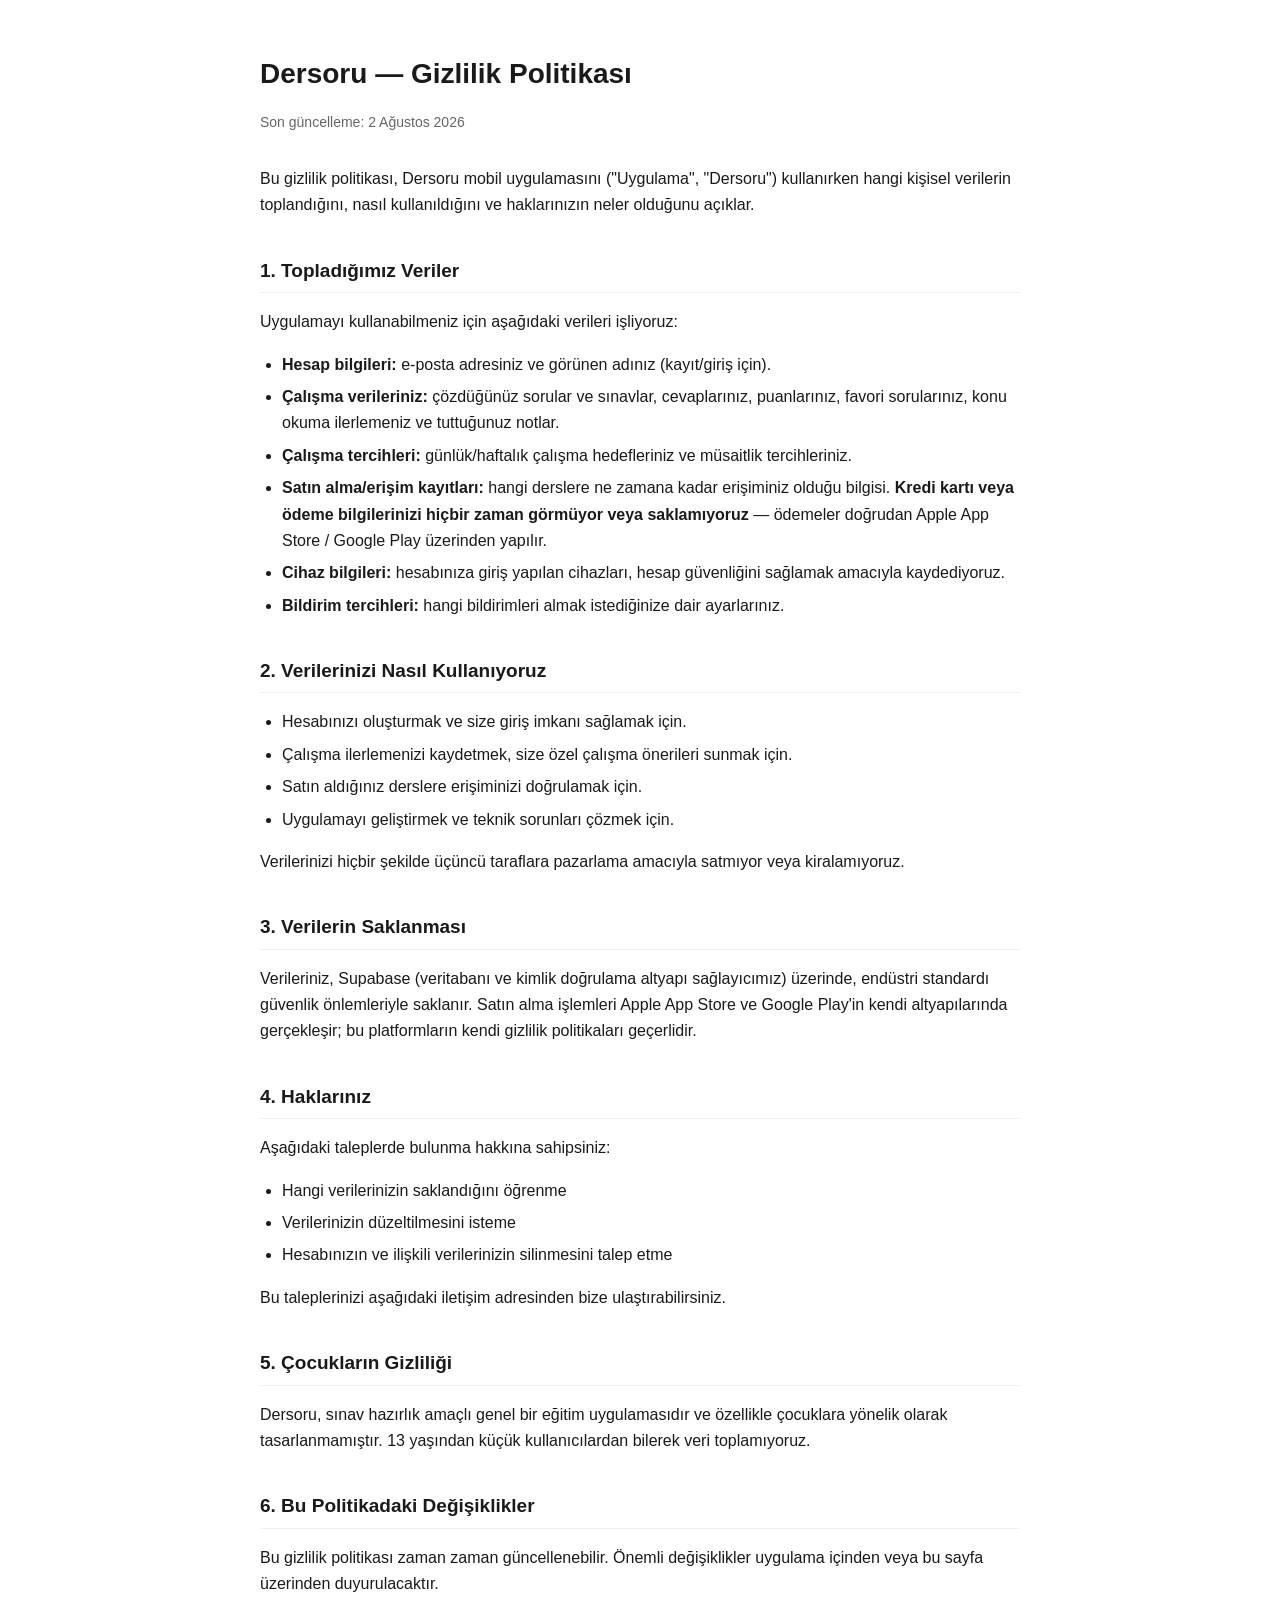
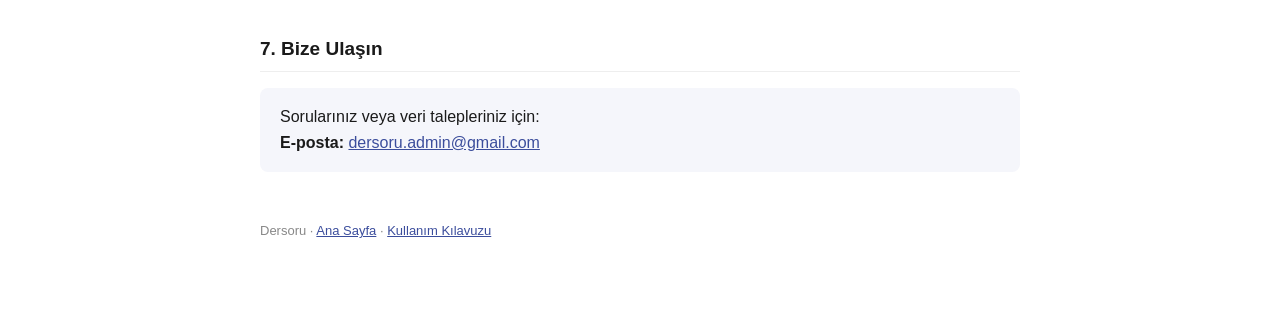
<file: privacy-policy.html>
<!doctype html>
<html lang="tr">
<head>
<meta charset="utf-8">
<meta name="viewport" content="width=device-width, initial-scale=1">
<title>Dersoru — Gizlilik Politikası</title>
<style>
  body {
    font-family: -apple-system, BlinkMacSystemFont, "Segoe UI", Roboto, sans-serif;
    max-width: 760px;
    margin: 0 auto;
    padding: 32px 20px 80px;
    line-height: 1.65;
    color: #1a1a1a;
    background: #fff;
  }
  h1 { font-size: 28px; margin-bottom: 4px; }
  .updated { color: #666; font-size: 14px; margin-bottom: 32px; }
  h2 { font-size: 19px; margin-top: 36px; border-bottom: 1px solid #eee; padding-bottom: 6px; }
  ul { padding-left: 22px; }
  li { margin-bottom: 6px; }
  a { color: #3b4d9c; }
  .contact {
    background: #f5f6fb;
    border-radius: 8px;
    padding: 16px 20px;
    margin-top: 12px;
  }
  footer { margin-top: 48px; font-size: 13px; color: #888; }
</style>
</head>
<body>

<h1>Dersoru — Gizlilik Politikası</h1>
<p class="updated">Son güncelleme: 2 Ağustos 2026</p>

<p>Bu gizlilik politikası, Dersoru mobil uygulamasını ("Uygulama", "Dersoru") kullanırken hangi kişisel verilerin toplandığını, nasıl kullanıldığını ve haklarınızın neler olduğunu açıklar.</p>

<h2>1. Topladığımız Veriler</h2>
<p>Uygulamayı kullanabilmeniz için aşağıdaki verileri işliyoruz:</p>
<ul>
  <li><strong>Hesap bilgileri:</strong> e-posta adresiniz ve görünen adınız (kayıt/giriş için).</li>
  <li><strong>Çalışma verileriniz:</strong> çözdüğünüz sorular ve sınavlar, cevaplarınız, puanlarınız, favori sorularınız, konu okuma ilerlemeniz ve tuttuğunuz notlar.</li>
  <li><strong>Çalışma tercihleri:</strong> günlük/haftalık çalışma hedefleriniz ve müsaitlik tercihleriniz.</li>
  <li><strong>Satın alma/erişim kayıtları:</strong> hangi derslere ne zamana kadar erişiminiz olduğu bilgisi. <strong>Kredi kartı veya ödeme bilgilerinizi hiçbir zaman görmüyor veya saklamıyoruz</strong> — ödemeler doğrudan Apple App Store / Google Play üzerinden yapılır.</li>
  <li><strong>Cihaz bilgileri:</strong> hesabınıza giriş yapılan cihazları, hesap güvenliğini sağlamak amacıyla kaydediyoruz.</li>
  <li><strong>Bildirim tercihleri:</strong> hangi bildirimleri almak istediğinize dair ayarlarınız.</li>
</ul>

<h2>2. Verilerinizi Nasıl Kullanıyoruz</h2>
<ul>
  <li>Hesabınızı oluşturmak ve size giriş imkanı sağlamak için.</li>
  <li>Çalışma ilerlemenizi kaydetmek, size özel çalışma önerileri sunmak için.</li>
  <li>Satın aldığınız derslere erişiminizi doğrulamak için.</li>
  <li>Uygulamayı geliştirmek ve teknik sorunları çözmek için.</li>
</ul>
<p>Verilerinizi hiçbir şekilde üçüncü taraflara pazarlama amacıyla satmıyor veya kiralamıyoruz.</p>

<h2>3. Verilerin Saklanması</h2>
<p>Verileriniz, Supabase (veritabanı ve kimlik doğrulama altyapı sağlayıcımız) üzerinde, endüstri standardı güvenlik önlemleriyle saklanır. Satın alma işlemleri Apple App Store ve Google Play'in kendi altyapılarında gerçekleşir; bu platformların kendi gizlilik politikaları geçerlidir.</p>

<h2>4. Haklarınız</h2>
<p>Aşağıdaki taleplerde bulunma hakkına sahipsiniz:</p>
<ul>
  <li>Hangi verilerinizin saklandığını öğrenme</li>
  <li>Verilerinizin düzeltilmesini isteme</li>
  <li>Hesabınızın ve ilişkili verilerinizin silinmesini talep etme</li>
</ul>
<p>Bu taleplerinizi aşağıdaki iletişim adresinden bize ulaştırabilirsiniz.</p>

<h2>5. Çocukların Gizliliği</h2>
<p>Dersoru, sınav hazırlık amaçlı genel bir eğitim uygulamasıdır ve özellikle çocuklara yönelik olarak tasarlanmamıştır. 13 yaşından küçük kullanıcılardan bilerek veri toplamıyoruz.</p>

<h2>6. Bu Politikadaki Değişiklikler</h2>
<p>Bu gizlilik politikası zaman zaman güncellenebilir. Önemli değişiklikler uygulama içinden veya bu sayfa üzerinden duyurulacaktır.</p>

<h2>7. Bize Ulaşın</h2>
<div class="contact">
  Sorularınız veya veri talepleriniz için:<br>
  <strong>E-posta:</strong> <a href="mailto:dersoru.admin@gmail.com">dersoru.admin@gmail.com</a>
</div>

<footer>Dersoru · <a href="/">Ana Sayfa</a> · <a href="/kullanim-kilavuzu.html">Kullanım Kılavuzu</a></footer>

</body>
</html>
</file>
<file: crossword-responsive.css>
/* Shared responsive layout for every Dersoru crossword page. */
html,body{max-width:100%;overflow-x:hidden}
.game{width:100%;grid-template-columns:minmax(0,1fr)}
.board-panel{min-width:0;border-right:0}
.scroll{max-width:100%;overflow-x:auto;overflow-y:hidden;-webkit-overflow-scrolling:touch;overscroll-behavior-inline:contain;scrollbar-color:var(--teal) #ded6c7;scrollbar-width:thin}
.scroll:focus-within{outline:2px solid var(--mint);outline-offset:3px}
.board{max-width:none;transform-origin:top left}
.current,.message,.leaderboard{overflow-wrap:anywhere}

@media(max-width:980px){
  .hero{padding:42px 24px 38px}
  .hero:after{width:190px;height:190px;right:-70px;top:-105px}
  h1{max-width:850px;font-size:clamp(44px,9vw,82px);letter-spacing:-.045em;overflow-wrap:anywhere}
  .subtitle{max-width:720px}
  .game{border-inline:0}
  .board-panel{padding:28px 24px 32px}
  .current{min-height:106px;margin-bottom:20px;padding:18px 20px}
  .current p{font-size:19px}
  .scroll{margin-inline:-24px;padding:6px 24px 18px;scroll-padding-inline:24px}
  .actions{position:sticky;bottom:0;z-index:8;margin:0 -24px -32px;padding:14px 24px 18px;background:linear-gradient(180deg,rgba(251,248,241,.88),var(--cream) 35%);backdrop-filter:blur(8px)}
  .leaderboard{padding:36px 24px}
}

@media(max-width:600px){
  .topbar{padding:14px 16px;gap:14px}
  .topbar .back{white-space:nowrap}
  .hero{padding:30px 16px 28px}
  .eyebrow{gap:7px;font-size:10px;letter-spacing:.11em;flex-wrap:wrap}
  h1{margin-top:12px;font-size:clamp(36px,12vw,56px);line-height:.94;letter-spacing:-.035em}
  .subtitle{font-size:16px;line-height:1.45}
  .game-stats{gap:7px;margin-top:17px}
  .stat-chip{flex:1 1 145px;padding:9px 10px;text-align:center;font-size:11px}
  .progress-wrap{margin-top:20px}
  .board-panel{padding:18px 14px 28px}
  .current{min-height:104px;margin-bottom:15px;padding:15px 16px;box-shadow:5px 5px 0 var(--mint)}
  .current p{margin:6px 0;font-size:17px;line-height:1.3}
  .current small{display:block;line-height:1.35}
  .scroll{margin-inline:-14px;padding:5px 14px 16px;scroll-padding-inline:14px}
  .cell input{font-size:16px}
  .actions{gap:8px;margin:0 -14px -28px;padding:13px 14px 16px}
  .actions button{min-height:46px;padding:11px 9px;font-size:13px;touch-action:manipulation}
  .actions .primary{flex:1 1 100%}
  .actions button:not(.primary){flex:1 1 calc(50% - 4px)}
  .leaderboard{padding:30px 16px}
  .leaderboard h2{font-size:27px}
  .record{grid-template-columns:36px minmax(0,1fr) auto;padding:11px 10px}
  .finish-card{padding:27px 20px}
  .finish-card h2{font-size:36px}
  footer{padding:24px 16px 38px}
}

@media(max-width:380px){
  h1{font-size:36px}
  .topbar{font-size:13px}
  .topbar .back{font-size:11px}
  .actions button{font-size:12px}
}

@media(hover:none){
  .cell input{font-size:16px}
  .actions button{cursor:default}
}

@media(prefers-reduced-motion:reduce){
  *,*:before,*:after{scroll-behavior:auto!important;animation-duration:.01ms!important;animation-iteration-count:1!important;transition-duration:.01ms!important}
}
</file>
